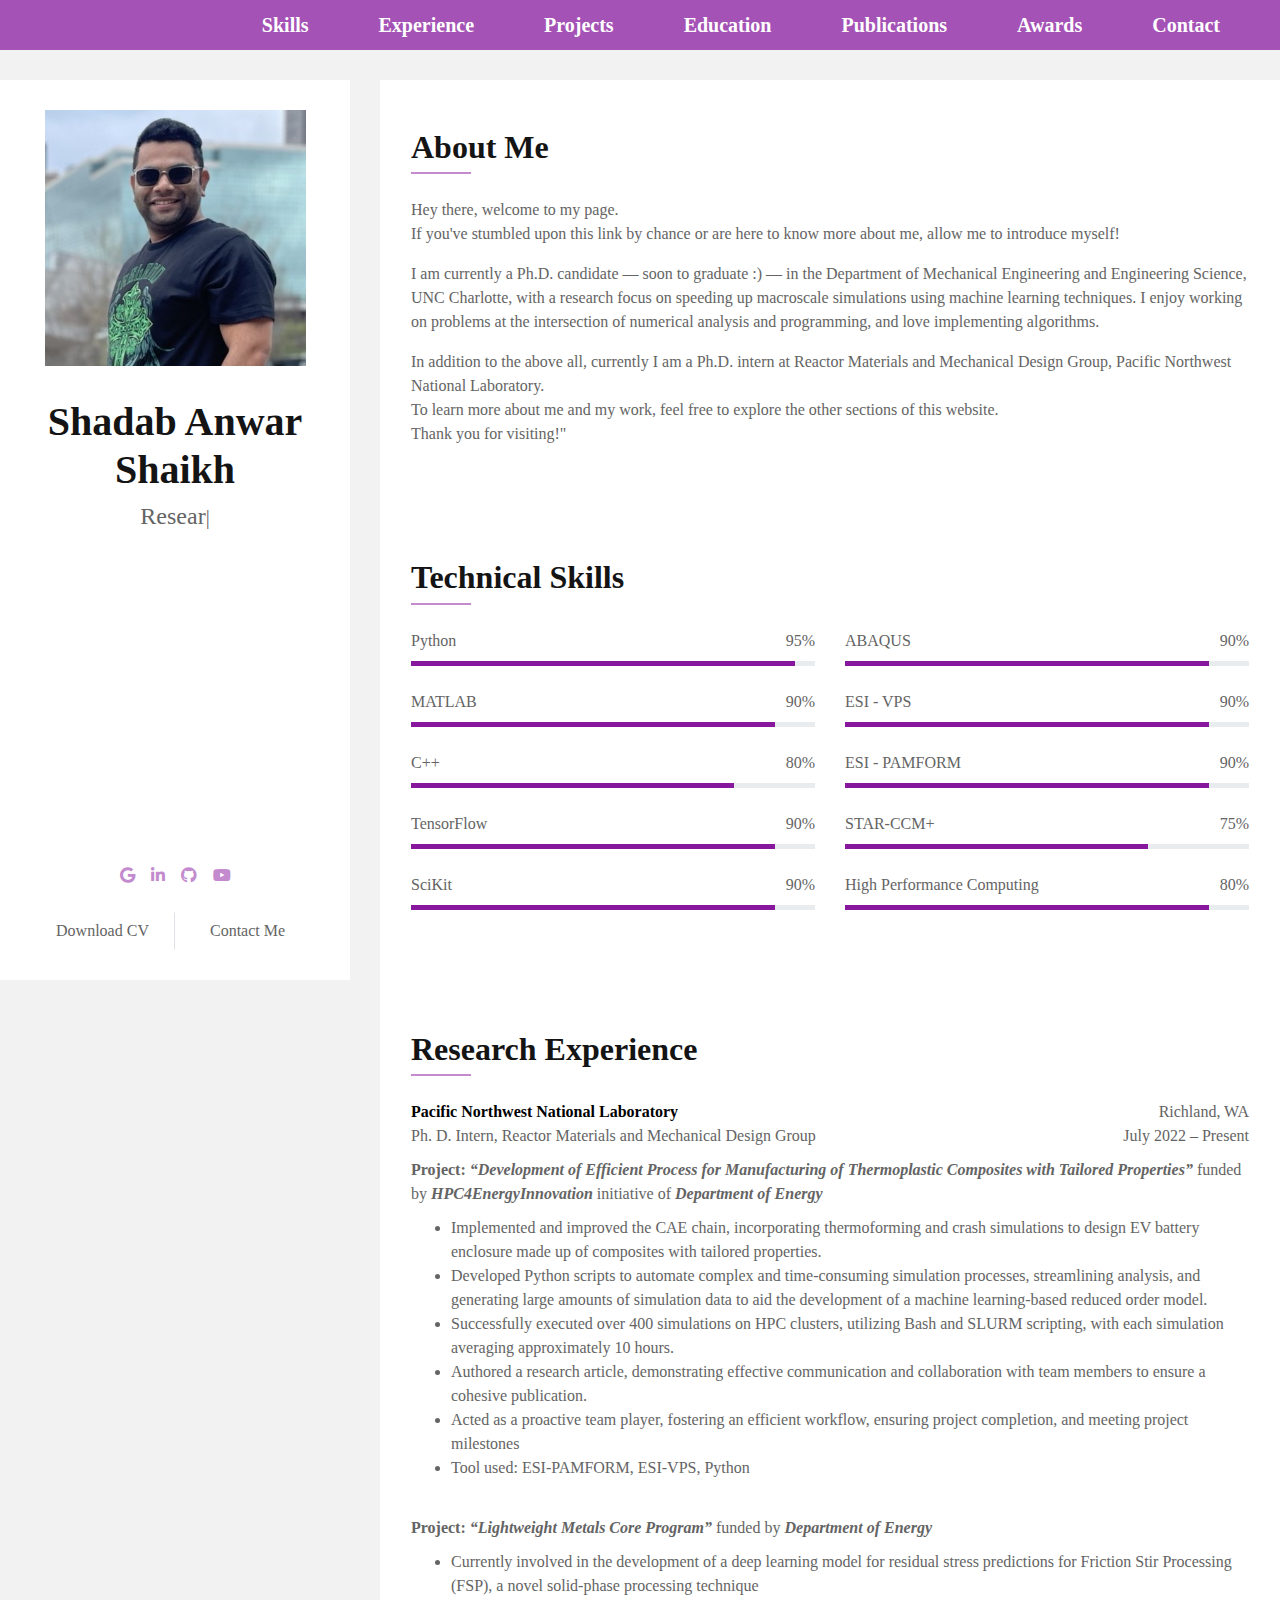
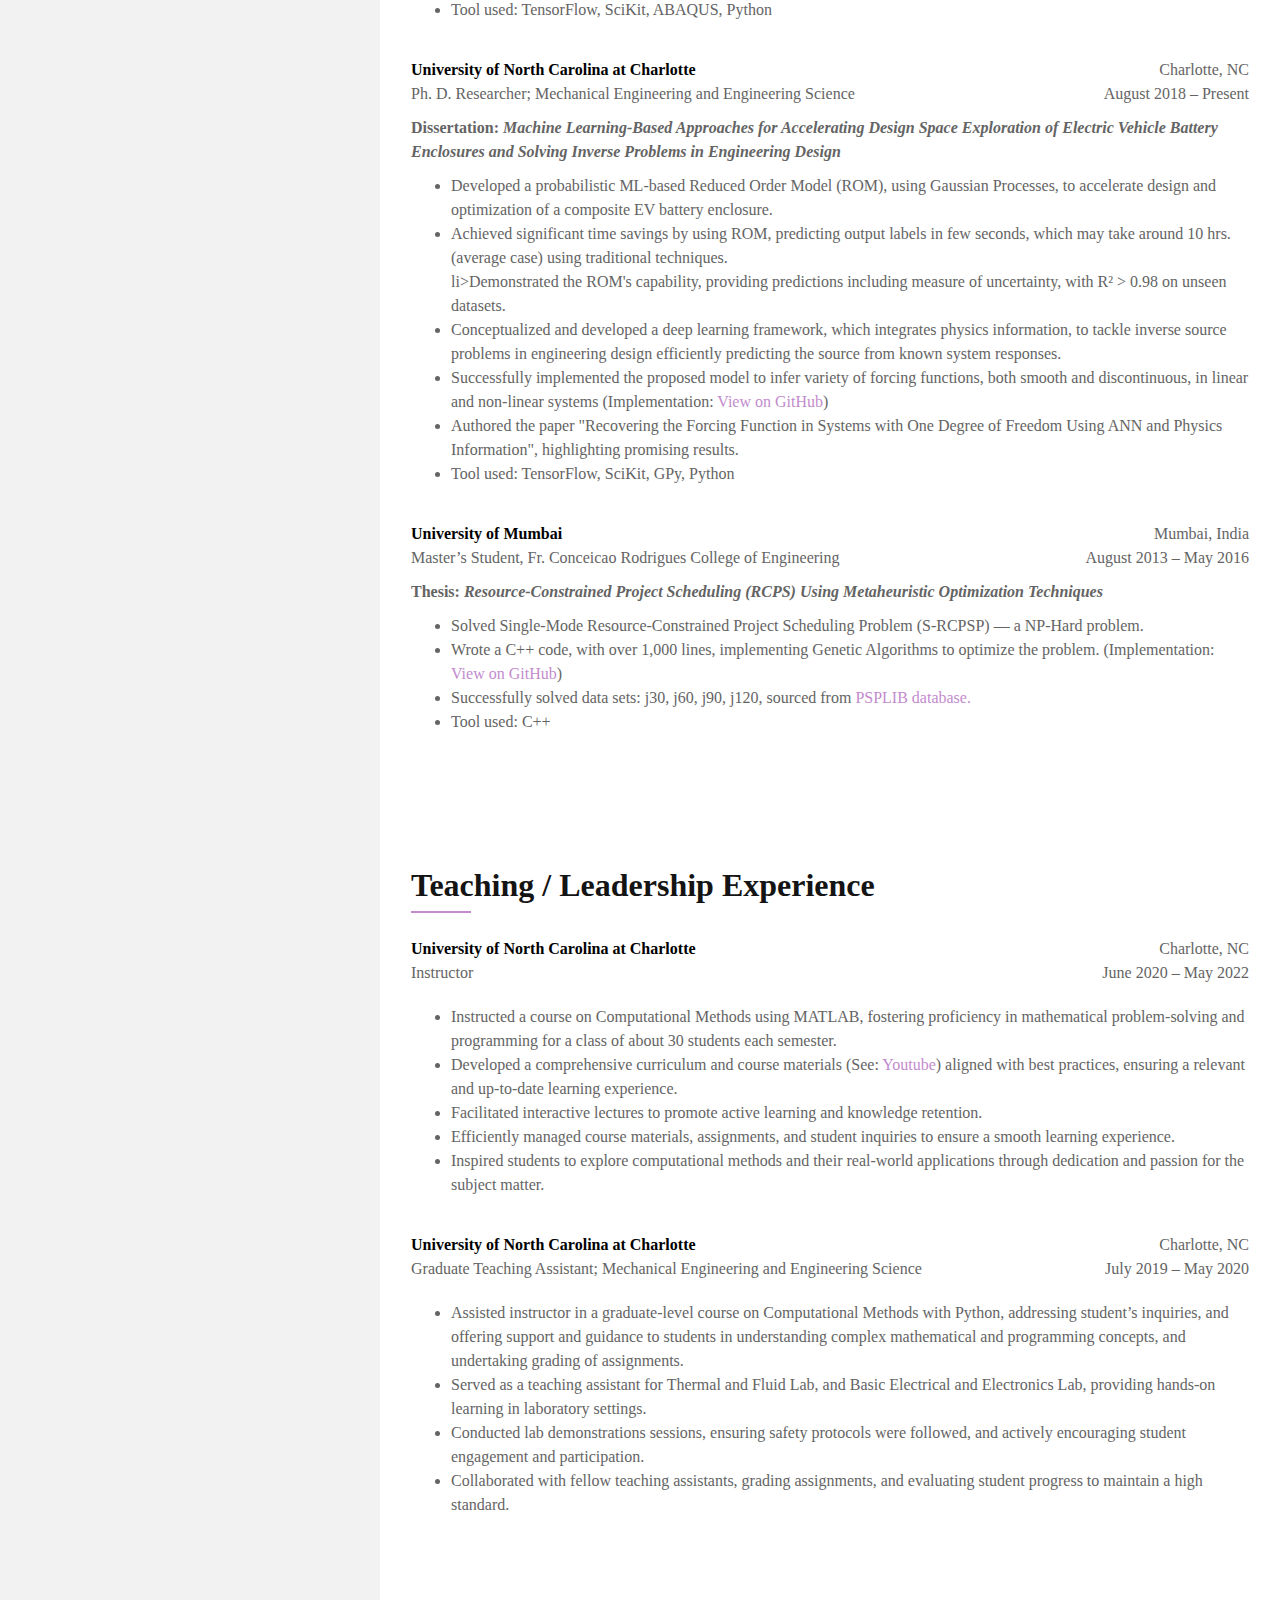
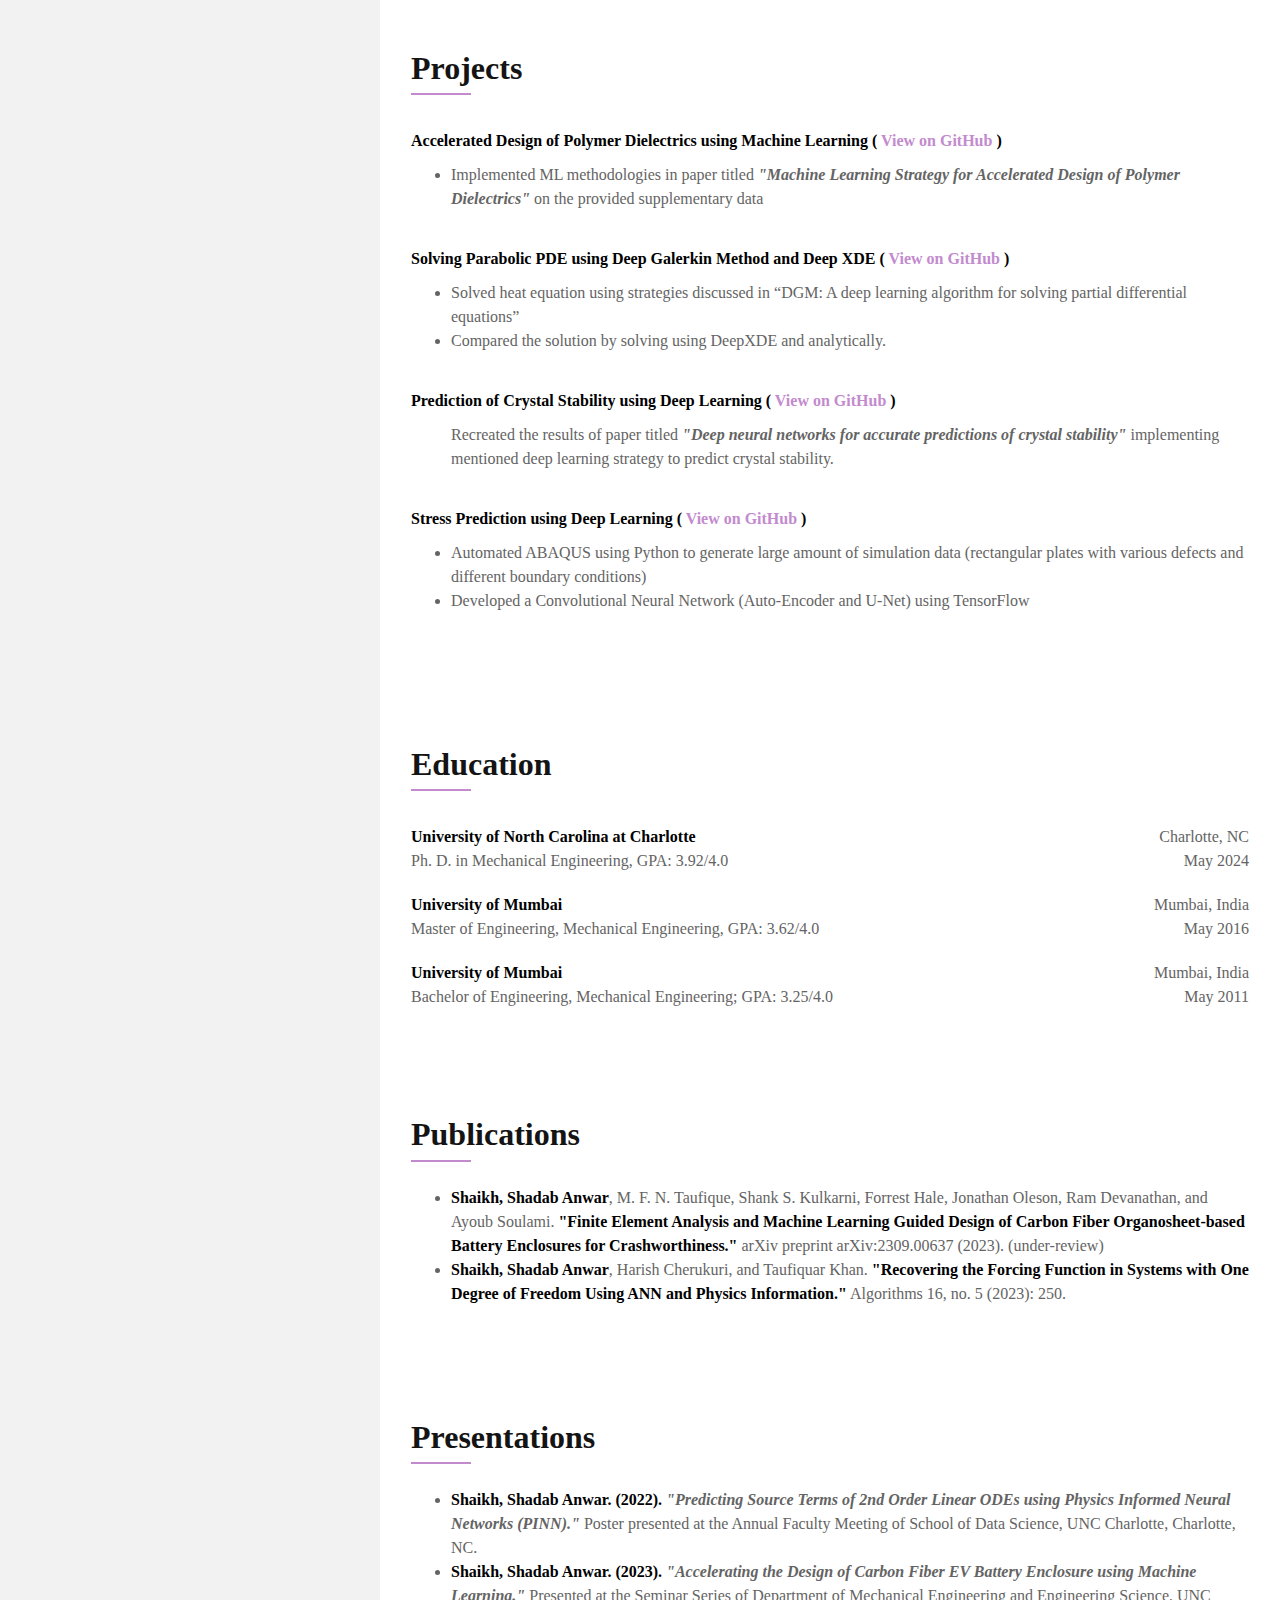
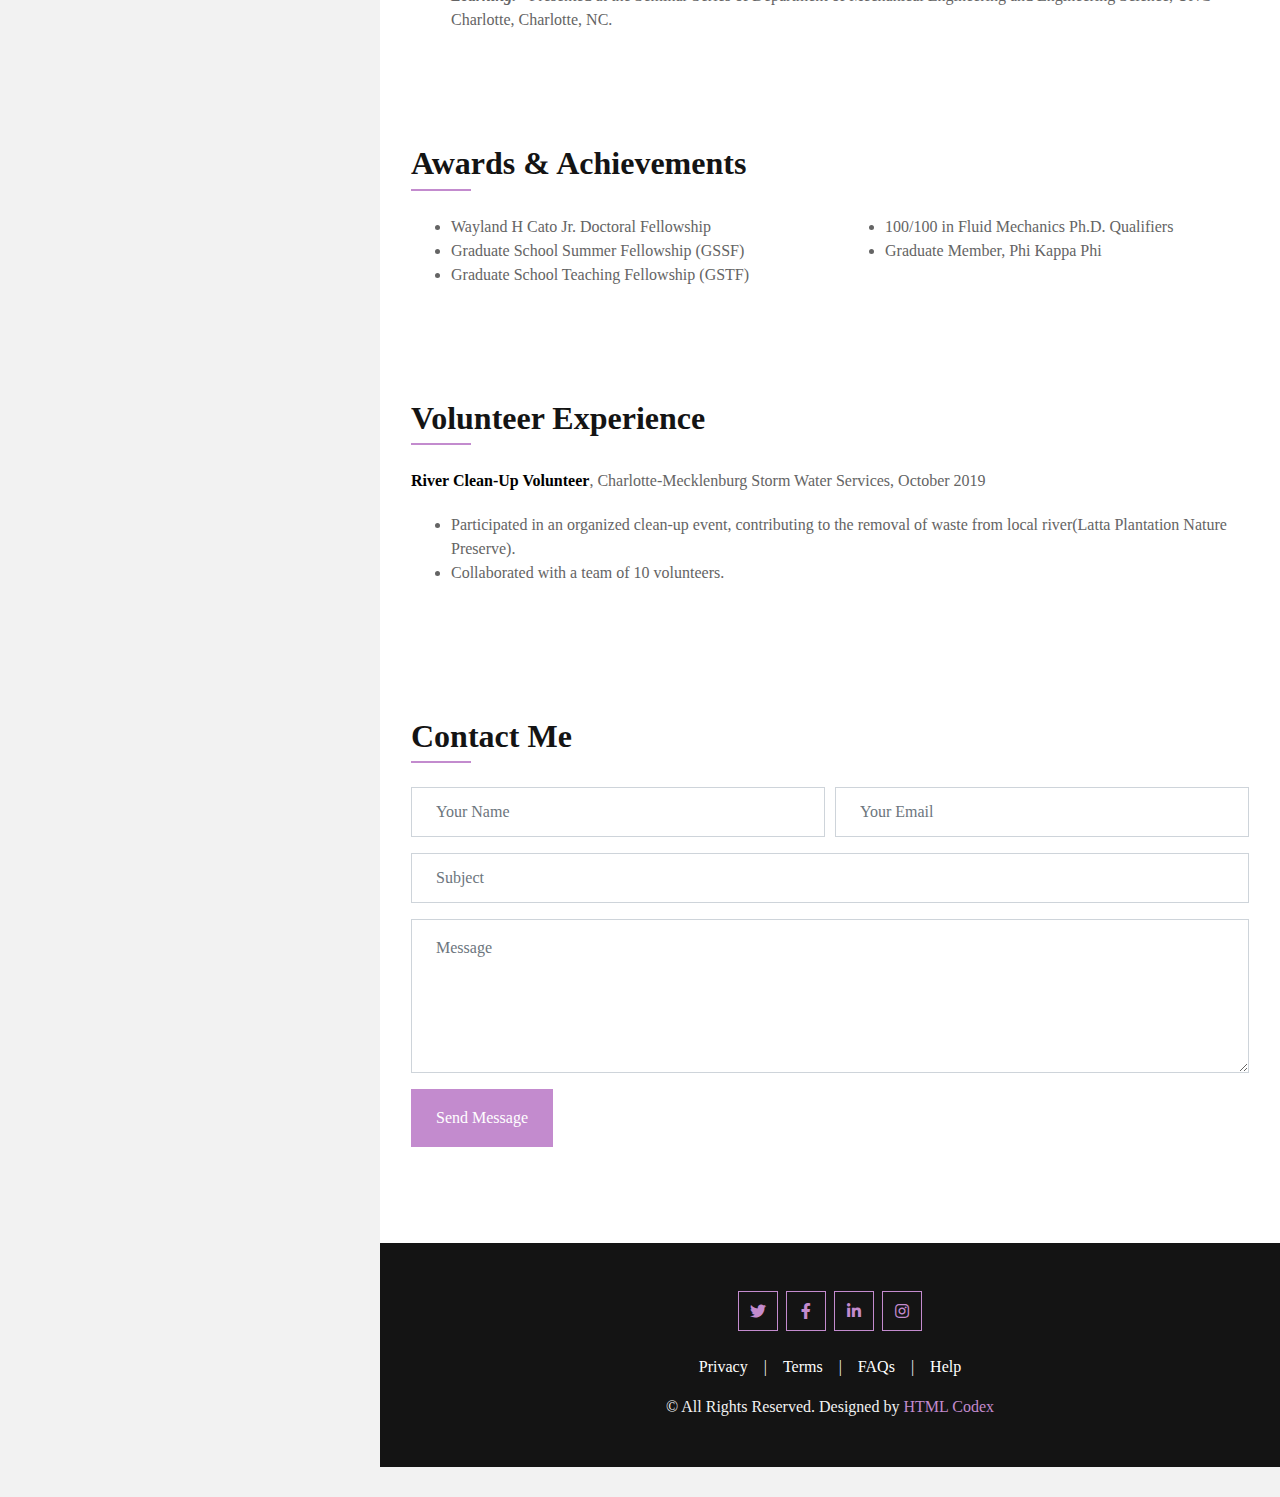
<file: index.html>
<!DOCTYPE html>
<html lang="en">
    <head>
        <meta charset="utf-8">
        <title>Shadab Anwar Shaikh: Portfolio</title>
        <meta content="width=device-width, initial-scale=1.0" name="viewport">
        <meta content="Free Website Template" name="keywords">
        <meta content="Free Website Template" name="description">

        <!-- Favicon -->
        <link href="img/favicon.ico" rel="icon">

        <!-- Google Fonts -->
        <link rel="preconnect" href="https://fonts.gstatic.com">
        <link href="https://fonts.googleapis.com/css2?family=Averia+Serif+Libre:wght@400;700&family=Poppins&display=swap" rel="stylesheet"> 

        <!-- Font Awesome -->
        <link href="https://cdnjs.cloudflare.com/ajax/libs/font-awesome/5.10.0/css/all.min.css" rel="stylesheet">

        <!-- Libraries Stylesheet -->
        <link href="lib/owlcarousel/assets/owl.carousel.min.css" rel="stylesheet">
        <link href="lib/lightbox/css/lightbox.min.css" rel="stylesheet">

        <!-- Customized Bootstrap Stylesheet -->
        <link href="css/style.css" rel="stylesheet">
    </head>

    <body data-spy="scroll" data-target=".navbar" data-offset="51">
        <div>
			<div class="header bg-purple-75">
				<ul class="nav navbar-nav navbar-right" data-in="fadeInDown" data-out="fadeOutUp">
					<li class="smooth-menu"><a class="tab-link" href="#skills">Skills</a></li>
					<li class="smooth-menu"><a class="tab-link" href="#researchExperience">Experience</a></li>
					<li class="smooth-menu"><a class="tab-link" href="#projects">Projects</a></li>
					<li class="smooth-menu"><a class="tab-link" href="#education">Education</a></li>
					<li class="smooth-menu"><a class="tab-link" href="#publications">Publications</a></li>
					<li class="smooth-menu"><a class="tab-link" href="#awards">Awards</a></li>
					<li class="smooth-menu"><a class="tab-link" href="#contact">Contact</a></li>
                </ul>
			</div>
			<div class="wrapper">
				<div class="sidebar">
					<div class="sidebar-text d-flex flex-column h-100 justify-content-center text-center scrollu">
						<img class="img-fluid mb-4 profile-pic" src="img/profile.jpeg" alt="Image">
						<h1 class="mt-2">Shadab Anwar Shaikh</h1>
						<div class="mb-4" style="height: 22px;">
							<h4 class="typed-text-output d-inline-block text-body"></h4>
							<div class="typed-text d-none">Researcher, Engineer</div>
						</div>
						<div class="d-flex justify-content-center mt-auto mb-3">
							<a class="mx-2" title="Gmail" href="mailto:sshaikh4@uncc.edu"><i class="fab fa-google"></i></a>
							<a class="mx-2" title="LinkedIn" href="https://www.linkedin.com/in/sksh/"><i class="fab fa-linkedin-in"></i></a>
							<a class="mx-2" title="Github" href="https://github.com/shadzzz90"><i class="fab fa-github"></i></a>
							<a class="mx-2" title="Youtube" href="https://www.youtube.com/@shadabanwarshaikh1949"><i class="fab fa-youtube"></i></a>
						</div>
						<div class="d-flex align-items-end justify-content-between">
							<a href="files/Resume.pdf" class="btn btn-block border-right">Download CV</a>
							<a href="#contact" class="btn btn-block btn-scroll">Contact Me</a>
						</div>
					</div>
					<div class="sidebar-icon d-flex flex-column h-100 justify-content-center text-right">
						<i class="fas fa-2x fa-angle-double-right text-primary"></i>
					</div>
				</div>
				<div class="content">
					<div class="content-layout">					
						<!-- About Start -->
						<div class="container bg-white py-5" id="about">
							<div class="row px-3">
								<div class="col-12">
									<h2 class="title position-relative pb-2 mb-4">About Me</h2>
								</div>
								<div class="col-12">
									<p>
										Hey there, welcome to my page.
										<br/>
										If you've stumbled upon this link by chance or are here to know more about me, allow me to introduce myself!
										<p>I am currently a Ph.D. candidate — soon to graduate :) — in the Department of Mechanical Engineering and Engineering Science, UNC Charlotte, with a research focus on speeding up macroscale simulations using machine learning techniques. I enjoy working on problems at the intersection of numerical analysis and programming, and love implementing algorithms.  
										<p>In addition to the above all, currently I am a Ph.D. intern at Reactor Materials and Mechanical Design Group, Pacific Northwest National Laboratory.
										<br/>
										To learn more about me and my work, feel free to explore the other sections of this website. 
										<br/>
										Thank you for visiting!"
									</p>                            
								</div>
							</div>
						</div>
						<!-- About End -->
						<!-- Research Blog Start -->	
						<!-- <div class="container bg-white py-5">
							<div class="row px-3">
								<div class="col-12">
									<h2 class="title position-relative pb-2 mb-4">Research Blog</h2>
								</div>
								<div class="col-12">
								</div>
							</div>
						</div> -->
						<!-- Research Blog End -->
						<!-- Projects Start -->
						<!-- <div class="container bg-white py-5">
							<div class="row px-3">
								<div class="col-12">
									<h2 class="title position-relative pb-2 mb-4">Projects</h2>
								</div>
								<div class="col-12">
								</div>
							</div>
						</div> -->
						<!-- Projects End -->	
						<!-- Technical Skills Start -->
						<div class="container bg-white py-5" id="skills">
							<div class="row px-3">
								<div class="col-12">
									<h2 class="title position-relative pb-2 mb-4">Technical Skills</h2>
								</div>
								<div class="col-sm-6">
									<div class="skill mb-4">
										<div class="d-flex justify-content-between">
											<p class="mb-2">Python</p>
											<p class="mb-2">95%</p>
										</div>
										<div class="progress">
											<div class="progress-bar bg-purple" role="progressbar" aria-valuenow="95" aria-valuemin="0" aria-valuemax="100"></div>
										</div>
									</div>
									<div class="skill mb-4">
										<div class="d-flex justify-content-between">
											<p class="mb-2">MATLAB</p>
											<p class="mb-2">90%</p>
										</div>
										<div class="progress">
											<div class="progress-bar bg-purple" role="progressbar" aria-valuenow="90" aria-valuemin="0" aria-valuemax="100"></div>
										</div>
									</div>
									<div class="skill mb-4">
										<div class="d-flex justify-content-between">
											<p class="mb-2">C++</p>
											<p class="mb-2">80%</p>
										</div>
										<div class="progress">
											<div class="progress-bar bg-purple" role="progressbar" aria-valuenow="80" aria-valuemin="0" aria-valuemax="100"></div>
										</div>
									</div>
									<div class="skill mb-4">
										<div class="d-flex justify-content-between">
											<p class="mb-2">TensorFlow</p>
											<p class="mb-2">90%</p>
										</div>
										<div class="progress">
											<div class="progress-bar bg-purple" role="progressbar" aria-valuenow="90" aria-valuemin="0" aria-valuemax="100"></div>
										</div>
									</div>
									<div class="skill mb-4">
										<div class="d-flex justify-content-between">
											<p class="mb-2">SciKit</p>
											<p class="mb-2">90%</p>
										</div>
										<div class="progress">
											<div class="progress-bar bg-purple" role="progressbar" aria-valuenow="90" aria-valuemin="0" aria-valuemax="100"></div>
										</div>
									</div>
								</div>
								<div class="col-sm-6">
									<div class="skill mb-4">
										<div class="d-flex justify-content-between">
											<p class="mb-2">ABAQUS</p>
											<p class="mb-2">90%</p>
										</div>
										<div class="progress">
											<div class="progress-bar bg-purple" role="progressbar" aria-valuenow="90" aria-valuemin="0" aria-valuemax="100"></div>
										</div>
									</div>
									<div class="skill mb-4">
										<div class="d-flex justify-content-between">
											<p class="mb-2">ESI - VPS</p>
											<p class="mb-2">90%</p>
										</div>
										<div class="progress">
											<div class="progress-bar bg-purple" role="progressbar" aria-valuenow="90" aria-valuemin="0" aria-valuemax="100"></div>
										</div>
									</div>
									<div class="skill mb-4">
										<div class="d-flex justify-content-between">
											<p class="mb-2">ESI - PAMFORM</p>
											<p class="mb-2">90%</p>
										</div>
										<div class="progress">
											<div class="progress-bar bg-purple" role="progressbar" aria-valuenow="90" aria-valuemin="0" aria-valuemax="100"></div>
										</div>
									</div>
									<div class="skill mb-4">
										<div class="d-flex justify-content-between">
											<p class="mb-2">STAR-CCM+</p>
											<p class="mb-2">75%</p>
										</div>
										<div class="progress">
											<div class="progress-bar bg-purple" role="progressbar" aria-valuenow="75" aria-valuemin="0" aria-valuemax="100"></div>
										</div>
									</div>
									<div class="skill mb-4">
										<div class="d-flex justify-content-between">
											<p class="mb-2">High Performance Computing</p>
											<p class="mb-2">80%</p>
										</div>
										<div class="progress">
											<div class="progress-bar bg-purple" role="progressbar" aria-valuenow="90" aria-valuemin="0" aria-valuemax="100"></div>
										</div>
									</div>
								</div>
							</div>
						</div>
						<!-- Technical Skills End -->
						
						<!-- Technical Skills Start -->
						<!-- <div class="container bg-white py-5">
							<div class="row px-3">
								<div class="col-12">
									<h2 class="title position-relative pb-2 mb-4">Technical Skills</h2>
								</div>
								<div class="col-sm-6">
									<div class="skill mb-4">
										<div class="d-flex justify-content-between">
											<p class="mb-2">Python</p>
											<p class="mb-2">95%</p>
										</div>
										<div class="progress">
											<div class="progress-bar bg-purple" role="progressbar" aria-valuenow="95" aria-valuemin="0" aria-valuemax="100"></div>
										</div>
									</div>
									<div class="skill mb-4">
										<div class="d-flex justify-content-between">
											<p class="mb-2">MATLAB</p>
											<p class="mb-2">90%</p>
										</div>
										<div class="progress">
											<div class="progress-bar bg-purple" role="progressbar" aria-valuenow="90" aria-valuemin="0" aria-valuemax="100"></div>
										</div>
									</div>
									<div class="skill mb-4">
										<div class="d-flex justify-content-between">
											<p class="mb-2">C++</p>
											<p class="mb-2">80%</p>
										</div>
										<div class="progress">
											<div class="progress-bar bg-purple" role="progressbar" aria-valuenow="80" aria-valuemin="0" aria-valuemax="100"></div>
										</div>
									</div>
									<div class="skill mb-4">
										<div class="d-flex justify-content-between">
											<p class="mb-2">TensorFlow</p>
											<p class="mb-2">90%</p>
										</div>
										<div class="progress">
											<div class="progress-bar bg-purple" role="progressbar" aria-valuenow="90" aria-valuemin="0" aria-valuemax="100"></div>
										</div>
									</div>
									<div class="skill mb-4">
										<div class="d-flex justify-content-between">
											<p class="mb-2">SciKit</p>
											<p class="mb-2">90%</p>
										</div>
										<div class="progress">
											<div class="progress-bar bg-purple" role="progressbar" aria-valuenow="90" aria-valuemin="0" aria-valuemax="100"></div>
										</div>
									</div>
								</div>
								<div class="col-sm-6">
									<div class="skill mb-4">
										<div class="d-flex justify-content-between">
											<p class="mb-2">ABAQUS</p>
											<p class="mb-2">90%</p>
										</div>
										<div class="progress">
											<div class="progress-bar bg-purple" role="progressbar" aria-valuenow="90" aria-valuemin="0" aria-valuemax="100"></div>
										</div>
									</div>
									<div class="skill mb-4">
										<div class="d-flex justify-content-between">
											<p class="mb-2">ESI - VPS</p>
											<p class="mb-2">90%</p>
										</div>
										<div class="progress">
											<div class="progress-bar bg-purple" role="progressbar" aria-valuenow="90" aria-valuemin="0" aria-valuemax="100"></div>
										</div>
									</div>
									<div class="skill mb-4">
										<div class="d-flex justify-content-between">
											<p class="mb-2">ESI - PAMFORM</p>
											<p class="mb-2">90%</p>
										</div>
										<div class="progress">
											<div class="progress-bar bg-purple" role="progressbar" aria-valuenow="90" aria-valuemin="0" aria-valuemax="100"></div>
										</div>
									</div>
									<div class="skill mb-4">
										<div class="d-flex justify-content-between">
											<p class="mb-2">STAR-CCM+</p>
											<p class="mb-2">75%</p>
										</div>
										<div class="progress">
											<div class="progress-bar bg-purple" role="progressbar" aria-valuenow="75" aria-valuemin="0" aria-valuemax="100"></div>
										</div>
									</div>
									<div class="skill mb-4">
										<div class="d-flex justify-content-between">
											<p class="mb-2">High Performance Computing</p>
											<p class="mb-2">80%</p>
										</div>
										<div class="progress">
											<div class="progress-bar bg-purple" role="progressbar" aria-valuenow="90" aria-valuemin="0" aria-valuemax="100"></div>
										</div>
									</div>
								</div>
							</div>
						</div> -->
						<!-- Technical Skills End -->
						
						
						<!-- Research Experience Start -->
						<div class="container bg-white py-5" id="researchExperience">
							<div class="row px-3">
								<div class="col-12">
									<h2 class="title position-relative pb-2 mb-4">Research Experience</h2>
								</div>
								<div class="col-12">
									<div>
										<div class="exp">
											<span class="exp-header-title"> Pacific Northwest National Laboratory </span>
											<div class="divider"></div>
											<div class="experience-duration">Richland, WA</div>
										</div>
										<div class="exp">
											<span> Ph. D. Intern, Reactor Materials and Mechanical Design Group </span>
											<div class="divider"></div>
											<div>July 2022 – Present </div>
										</div>
										<div>
											<div class="exp-description">
												<div class="exp-description-title">
													<span class="exp-header-subtitle"> Project: </span><span class="exp-header"> “Development of Efficient Process for Manufacturing of Thermoplastic Composites with Tailored Properties”</span> funded by <span class="exp-header">HPC4EnergyInnovation </span> initiative of <span class="exp-header"> Department of Energy </span>
												</div>
												<div class="exp-description-body">
													<ul class="exp-list">
													  <li>Implemented and improved the CAE chain, incorporating thermoforming and crash simulations to design EV battery enclosure made up of composites with tailored properties.</li>
													  <li>Developed Python scripts to automate complex and time-consuming simulation processes, streamlining analysis, and generating large amounts of simulation data to aid the development of a machine learning-based reduced order model. </li>
													  <li>Successfully executed over 400 simulations on HPC clusters, utilizing Bash and SLURM scripting, with each simulation averaging approximately 10 hours.</li>
													  <li>Authored a research article, demonstrating effective communication and collaboration with team members to ensure a cohesive publication.</li>
													  <li>Acted as a proactive team player, fostering an efficient workflow, ensuring project completion, and meeting project milestones</li>
													  <li>Tool used: ESI-PAMFORM, ESI-VPS, Python</li>												  
													</ul>
												</div>
											</div>
										</div>
										<div>
											<div class="exp-description">
												<div class="exp-description-title">
													<span class="exp-header-subtitle"> Project: </span><span class="exp-header">“Lightweight Metals Core Program”</span> funded by <span class="exp-header">Department of Energy</span>
												</div>
												<div class="exp-description-body">
													<ul class="exp-list">
													  <li>Currently involved in the development of a deep learning model for residual stress predictions for Friction Stir Processing (FSP),  a novel solid-phase processing technique</li>
													  <li>Tool used: TensorFlow, SciKit, ABAQUS, Python</li>													  
													</ul>
												</div>
											</div>
										</div>
									</div>
									<div>
										<div class="exp">
											<span class="exp-header-title"> University of North Carolina at Charlotte </span>
											<div class="divider"></div>
											<div class="experience-duration">Charlotte, NC</div>
										</div>
										<div class="exp">
											<span>Ph. D. Researcher; Mechanical Engineering and Engineering Science</span>
											<div class="divider"></div>
											<div>August 2018 – Present </div>
										</div>
										<div>
											<div class="exp-description">
												<div class="exp-description-title">
													<span class="exp-header-subtitle"> Dissertation: </span><span class="exp-header">Machine Learning-Based Approaches for Accelerating Design Space Exploration of Electric Vehicle Battery Enclosures and Solving Inverse Problems in Engineering Design</span>
												</div>
												<div class="exp-description-body">
													<ul class="exp-list">
														<li>Developed a probabilistic ML-based Reduced Order Model (ROM), using Gaussian Processes, to accelerate design and optimization of a composite EV battery enclosure.</li>
														<li>Achieved significant time savings by using ROM, predicting output labels in few seconds, which may take around 10 hrs. (average case) using traditional techniques.</li>
														li>Demonstrated the ROM's capability, providing predictions including measure of uncertainty, with R² > 0.98 on unseen datasets.</li>
														<li>Conceptualized and developed a deep learning framework, which integrates physics information, to tackle inverse source problems in engineering design efficiently predicting the source from known system responses.</li>
														<li>Successfully implemented the proposed model to infer variety of forcing functions, both smooth and discontinuous, in linear and non-linear systems (Implementation: <a href=https://github.com/shadzzz90/Inverse-Source-Problems-using-Physics-Informed-Deep-Learning>View on GitHub</a>)</li>
														<li>Authored the paper "Recovering the Forcing Function in Systems with One Degree of Freedom Using ANN and Physics Information", highlighting promising results.</li>
														<li>Tool used: TensorFlow, SciKit, GPy, Python</li>
													</ul>
												</div>
											</div>
										</div>										
									</div>
									<div>
										<div class="exp">
											<span class="exp-header-title"> University of Mumbai  </span>
											<div class="divider"></div>
											<div class="experience-duration">Mumbai, India</div>
										</div>
										<div class="exp">
											<span>Master’s Student,  Fr. Conceicao Rodrigues College of Engineering	</span>
											<div class="divider"></div>
											<div>August 2013 – May 2016</div>
										</div>
										<div>
											<div class="exp-description">
												<div class="exp-description-title">
													<span class="exp-header-subtitle"> Thesis: </span><span class="exp-header">Resource-Constrained Project Scheduling (RCPS) Using Metaheuristic Optimization Techniques</span>
												</div>
												<div class="exp-description-body">
													<ul class="exp-list">
														<li>Solved Single-Mode Resource-Constrained Project Scheduling Problem (S-RCPSP) — a NP-Hard problem.</li>
														<li>Wrote a C++ code, with over 1,000 lines, implementing Genetic Algorithms to optimize the problem. (Implementation: <a href="https://github.com/shadzzz90/RCPSP-Genetic-Algorithm">View on GitHub</a>)</li>
														<li>Successfully solved data sets: j30, j60, j90, j120, sourced from <a href="http://www.om-db.wi.tum.de/psplib/data.html">PSPLIB database.</a></li>					<li>Tool used: C++</li>														
													</ul>
												</div>
											</div>
										</div>										
									</div>
								</div>
							</div>
						</div>
						<!-- Research Experience End -->
						<!-- Teaching Experience Start -->	
						<div class="container bg-white py-5">
							<div class="row px-3">
								<div class="col-12">
									<h2 class="title position-relative pb-2 mb-4">Teaching / Leadership Experience</h2>
								</div>
								<div class="col-12">
									<div>
										<div class="exp">
											<span class="exp-header-title"> University of North Carolina at Charlotte </span>
											<div class="divider"></div>
											<div class="experience-duration">Charlotte, NC</div>
										</div>
										<div class="exp">
											<span>Instructor</span>
											<div class="divider"></div>
											<div>June 2020 – May 2022</div>
										</div>
										<div>
											<div class="exp-description">
												<div class="exp-description-body">
													<ul class="exp-list">
														<li>Instructed a course on Computational Methods using MATLAB, fostering proficiency in mathematical problem-solving and programming for a class of about 30 students each semester.</li>
														<li>Developed a comprehensive curriculum and course materials (See: <a href="https://www.youtube.com/channel/UCizDVwZ8INhixZWVhFTyb3Q">Youtube</a>) aligned with best practices, ensuring a relevant and up-to-date learning experience. </li>
														<li>Facilitated interactive lectures to promote active learning and knowledge retention.</li>
														<li>Efficiently managed course materials, assignments, and student inquiries to ensure a smooth learning experience.</li>
														<li>Inspired students to explore computational methods and their real-world applications through dedication and passion for the subject matter.</li>														
													</ul>
												</div>
											</div>
										</div>
									</div>
									<div>
										<div class="exp">
											<span class="exp-header-title"> University of North Carolina at Charlotte </span>
											<div class="divider"></div>
											<div class="experience-duration">Charlotte, NC</div>
										</div>
										<div class="exp">
											<span>Graduate Teaching Assistant; Mechanical Engineering and Engineering Science </span>
											<div class="divider"></div>
											<div>July 2019 – May 2020</div>
										</div>
										<div>
											<div class="exp-description">
												<div class="exp-description-body">
													<ul class="exp-list">
														<li>Assisted instructor in a graduate-level course on Computational Methods with Python, addressing student’s inquiries, and offering support and guidance to students in understanding complex mathematical and programming concepts, and undertaking grading of assignments.</li>
														<li>Served as a teaching assistant for Thermal and Fluid Lab, and Basic Electrical and Electronics Lab, providing hands-on learning in laboratory settings.</li>
														<li>Conducted lab demonstrations sessions, ensuring safety protocols were followed, and actively encouraging student engagement and participation.</li>
														<li>Collaborated with fellow teaching assistants, grading assignments, and evaluating student progress to maintain a high standard.</li>														
													</ul>
												</div>
											</div>
										</div>
									</div>
								</div>
							</div>
						</div>
						<!-- Teaching Experience End -->			
						<!-- Other Projects Start -->	
						<div class="container bg-white py-5" id="projects">
							<div class="row px-3">
								<div class="col-12">
									<h2 class="title position-relative pb-2 mb-4">Projects</h2>
								</div>
								<div class="col-12">
									<div>
										<div>
											<div class="exp-description">
												<div class="exp-description-title">
													<span class="exp-header-title">Accelerated Design of Polymer Dielectrics using Machine Learning (<a href="https://github.com/shadzzz90/Machine-Learning-for-Accelerated-Polymer-Design"> View on GitHub </a>)</span>
												</div>
												<div class="exp-description-body">
													<ul class="exp-list">
														<li>Implemented ML methodologies in paper titled <span class="exp-header">"Machine Learning Strategy for Accelerated Design of Polymer Dielectrics"</span>  on the provided supplementary data </li>
													</ul>
												</div>
											</div>
										</div>										
									</div>	
									<div>
										<div>
											<div class="exp-description">
												<div class="exp-description-title">
													<span class="exp-header-title">Solving Parabolic PDE using Deep Galerkin Method and Deep XDE (<a href="https://github.com/shadzzz90/Heat-Equation-using-Deep-Galerkin-Method-and-DeepXDE"> View on GitHub </a>)</span>
												</div>
												<div class="exp-description-body">
													<ul class="exp-list">
														<li>Solved heat equation using strategies discussed in “DGM: A deep learning algorithm for solving partial differential equations”</li>
														<li>Compared the solution by solving using DeepXDE and analytically.</li>
													</ul>
												</div>
											</div>
										</div>										
									</div>	
									<div>
										<div>
											<div class="exp-description">
												<div class="exp-description-title">
													<span class="exp-header-title">Prediction of Crystal Stability using Deep Learning (<a href="https://github.com/shadzzz90/Deep-Neural-Network-for-Predcition-of-Crystal-Stability"> View on GitHub </a>)</span>
												</div>
												<div class="exp-description-body">
													<ul class="exp-list">
														Recreated the results of paper titled  <span class="exp-header">"Deep neural networks for accurate predictions of crystal stability"</span> implementing mentioned deep learning strategy to predict crystal stability.
													</ul>
												</div>
											</div>
										</div>
									</div>
									<div>
										<div>
											<div class="exp-description">
												<div class="exp-description-title">
													<span class="exp-header-title">Stress Prediction using Deep Learning (<a href="https://github.com/shadzzz90/Stress-Prediction-Using-Deep-Learning"> View on GitHub </a>)</span>
												</div>
												<div class="exp-description-body">
													<ul class="exp-list">
														<li>Automated ABAQUS using Python to generate large amount of simulation data (rectangular plates with various defects and different boundary conditions)</li>
														<li>Developed a Convolutional Neural Network (Auto-Encoder and U-Net) using TensorFlow</li>
													</ul>
												</div>
											</div>
										</div>										
									</div>										
								</div>
							</div>
						</div>
						<!-- Other Projects End -->	
						<!-- Education Start -->	
						<div class="container bg-white py-5" id="education">
							<div class="row px-3">
								<div class="col-12">
									<h2 class="title position-relative pb-2 mb-4">Education</h2>
								</div>
								<div class="col-12">								
									<div class="exp-description-body">
										<div class="exp">
											<span class="exp-header-title"> University of North Carolina at Charlotte </span>
											<div class="divider"></div>
											<div class="experience-duration">Charlotte, NC</div>
										</div>
										<div class="exp">
											<span> Ph. D. in  Mechanical Engineering, GPA: 3.92/4.0 </span>
											<div class="divider"></div>
											<div>May 2024</div>
										</div>
									</div>
									<div class="exp-description-body">
										<div class="exp">
											<span class="exp-header-title"> University of Mumbai</span>
											<div class="divider"></div>
											<div class="experience-duration">Mumbai, India</div>
										</div>
										<div class="exp">
											<span>Master of Engineering, Mechanical Engineering, GPA: 3.62/4.0 </span>
											<div class="divider"></div>
											<div>May 2016</div>
										</div>
									</div>
									<div class="exp-description-body">
										<div class="exp">
											<span class="exp-header-title"> University of Mumbai</span>
											<div class="divider"></div>
											<div class="experience-duration">Mumbai, India</div>
										</div>
										<div class="exp">
											<span>Bachelor of Engineering, Mechanical Engineering; GPA: 3.25/4.0</span>
											<div class="divider"></div>
											<div>May 2011</div>
										</div>
									</div>
								</div>
							</div>
						</div>
						<!-- Education End -->
						<!-- Publications Start -->	
						<div class="container bg-white py-5" id="publications">
							<div class="row px-3">
								<div class="col-12">
									<h2 class="title position-relative pb-2 mb-4">Publications</h2>
								</div>
								<div class="col-12">
									<ul class="exp-list">
										<li><span class="exp-header-title">Shaikh, Shadab Anwar</span>, M. F. N. Taufique, Shank S. Kulkarni, Forrest Hale, Jonathan Oleson, Ram Devanathan, and Ayoub Soulami. <span class="exp-header-title">"Finite Element Analysis and Machine Learning Guided Design of Carbon Fiber Organosheet-based Battery Enclosures for Crashworthiness."</span> arXiv preprint arXiv:2309.00637 (2023). (under-review)</li>
										<li><span class="exp-header-title">Shaikh, Shadab Anwar</span>, Harish Cherukuri, and Taufiquar Khan. <span class="exp-header-title">"Recovering the Forcing Function in Systems with One Degree of Freedom Using ANN and Physics Information."</span> Algorithms 16, no. 5 (2023): 250.</li>														
									</ul>
								</div>
							</div>
						</div>
						<!-- Publications End -->
						<!-- Presentations Start -->    
						<div class="container bg-white py-5">
							<div class="row px-3">
								<div class="col-12">
									<h2 class="title position-relative pb-2 mb-4">Presentations</h2>
								</div>
								<div class="col-12">
									<ul class="exp-list">
										<li><span class="exp-header-title">Shaikh, Shadab Anwar. (2022).</span> </span><span class="exp-header">"Predicting Source Terms of 2nd Order Linear ODEs using Physics Informed Neural Networks (PINN)."</span> Poster presented at the Annual Faculty Meeting of School of Data Science, UNC Charlotte, Charlotte, NC.</li>
										<li><span class="exp-header-title">Shaikh, Shadab Anwar. (2023).</span> </span><span class="exp-header">"Accelerating the Design of Carbon Fiber EV Battery Enclosure using Machine Learning."</span> Presented at the Seminar Series of Department of Mechanical Engineering and Engineering Science, UNC Charlotte, Charlotte, NC.</li>
									</ul>
								</div>
							</div>
						</div>
						<!-- Presentations End -->
						<!-- Awards & Achievements Start -->	
						<div class="container bg-white py-5" id="awards">
							<div class="row px-3">
								<div class="col-12">
									<h2 class="title position-relative pb-2 mb-4">Awards & Achievements</h2>
								</div>
								<div class="col-md-6"> <!-- First column -->
									<ul class="exp-list">
										<li>Wayland H Cato Jr. Doctoral Fellowship</li>
										<li>Graduate School Summer Fellowship (GSSF)</li>
										<li>Graduate School Teaching Fellowship (GSTF)</li>
									</ul>
								</div>
								<div class="col-md-6"> <!-- Second column -->
									<ul class="exp-list">
										<li>100/100 in Fluid Mechanics Ph.D. Qualifiers</li>
										<li>Graduate Member, Phi Kappa Phi</li>										
									</ul>
								</div>
							</div>
						</div>
						<!-- Awards & Achievements End -->
	
						<!-- Volunteer Experience Start -->	
						<div class="container bg-white py-5">
							<div class="row px-3">
								<div class="col-12">
									<h2 class="title position-relative pb-2 mb-4">Volunteer Experience</h2>
								</div>
								<div class="col-12">
								<div>
										<div class="exp">
											<span class="exp-header-title">River Clean-Up Volunteer</span>, Charlotte-Mecklenburg Storm Water Services, October 2019										
										</div>
										<div>
											<div class="exp-description">
												<div class="exp-description-body">
													<ul class="exp-list">
														<li>Participated in an organized clean-up event, contributing to the removal of waste from local river(Latta Plantation Nature Preserve).</li>
														<li>Collaborated with a team of 10 volunteers.</li>
													</ul>
												</div>
											</div>
										</div>
									</div>
								</div>
							</div>
						</div>
						<!-- Volunteer Experience End -->	
						<!-- Testimonial Start -->
						<!-- <div class="container bg-white py-5">
							<div class="row px-3">
								<div class="col-12">
									<h2 class="title position-relative pb-2 mb-4">Testimonial</h2>
								</div>
								<div class="col-12">
									<div class="owl-carousel testimonial-carousel">
										<div class="text-left">
											<i class="fa fa-3x fa-quote-left text-primary mb-4"></i>
											<h4 class="text-body mb-4">Dolor eirmod diam stet kasd sed. Aliqu rebum est eos. Rebum elitr dolore et eos labore, stet justo sed est sed. Diam sed sed dolor stet accusam amet eirmod eos, labore diam clita</h4>
											<div class="d-flex align-items-center">
												<img class="img-fluid" src="img/testimonial-1.jpg" style="width: 60px; height: 60px;">
												<div class="pl-3">
													<h5 class="text-primary m-0">Client Name</h5>
													<i>Profession</i>
												</div>
											</div>
										</div>
										<div class="text-left">
											<i class="fa fa-3x fa-quote-left text-primary mb-4"></i>
											<h4 class="text-body mb-4">Dolor eirmod diam stet kasd sed. Aliqu rebum est eos. Rebum elitr dolore et eos labore, stet justo sed est sed. Diam sed sed dolor stet accusam amet eirmod eos, labore diam clita</h4>
											<div class="d-flex align-items-center">
												<img class="img-fluid" src="img/testimonial-2.jpg" style="width: 60px; height: 60px;">
												<div class="pl-3">
													<h5 class="text-primary m-0">Client Name</h5>
													<i>Profession</i>
												</div>
											</div>
										</div>
										<div class="text-left">
											<i class="fa fa-3x fa-quote-left text-primary mb-4"></i>
											<h4 class="text-body mb-4">Dolor eirmod diam stet kasd sed. Aliqu rebum est eos. Rebum elitr dolore et eos labore, stet justo sed est sed. Diam sed sed dolor stet accusam amet eirmod eos, labore diam clita</h4>
											<div class="d-flex align-items-center">
												<img class="img-fluid" src="img/testimonial-3.jpg" style="width: 60px; height: 60px;">
												<div class="pl-3">
													<h5 class="text-primary m-0">Client Name</h5>
													<i>Profession</i>
												</div>
											</div>
										</div>
									</div>
								</div>
							</div>
						</div> -->
						<!-- Testimonial End -->
						<!-- Contact Start -->
						<div class="container bg-white py-5" id="contact">
							<div class="row px-3">
								<div class="col-12">
									<h2 class="title position-relative pb-2 mb-4">Contact Me</h2>
								</div>
								<div class="col-12">
									<div class="contact-form">
										<div id="success"></div>
										<form name="sentMessage" id="contactForm" novalidate="novalidate">
											<div class="form-row">
												<div class="control-group col-sm-6">
													<input type="text" class="form-control p-4" id="name" placeholder="Your Name"
														required="required" data-validation-required-message="Please enter your name" />
													<p class="help-block text-danger"></p>
												</div>
												<div class="control-group col-sm-6">
													<input type="email" class="form-control p-4" id="email" placeholder="Your Email"
														required="required" data-validation-required-message="Please enter your email" />
													<p class="help-block text-danger"></p>
												</div>
											</div>
											<div class="control-group">
												<input type="text" class="form-control p-4" id="subject" placeholder="Subject"
													required="required" data-validation-required-message="Please enter a subject" />
												<p class="help-block text-danger"></p>
											</div>
											<div class="control-group">
												<textarea class="form-control py-3 px-4" rows="5" id="message" placeholder="Message"
													required="required"
													data-validation-required-message="Please enter your message"></textarea>
												<p class="help-block text-danger"></p>
											</div>
											<div>
												<button class="btn btn-primary py-3 px-4" type="submit" id="sendMessageButton">Send Message</button>
											</div>
										</form>
									</div>
								</div>
							</div>
						</div>
						<!-- Contact End -->
						
						
						<!-- Footer Start -->
						<div class="container-fluid bg-white pt-5 px-0">
							<div class="container bg-dark text-light text-center py-5">
								<div class="d-flex justify-content-center mb-4">
									<a class="btn btn-outline-primary btn-square mr-2" href="#"><i class="fab fa-twitter"></i></a>
									<a class="btn btn-outline-primary btn-square mr-2" href="#"><i class="fab fa-facebook-f"></i></a>
									<a class="btn btn-outline-primary btn-square mr-2" href="#"><i class="fab fa-linkedin-in"></i></a>
									<a class="btn btn-outline-primary btn-square" href="#"><i class="fab fa-instagram"></i></a>
								</div>
								<div class="d-flex justify-content-center mb-3">
									<a class="text-white" href="#">Privacy</a>
									<span class="px-3">|</span>
									<a class="text-white" href="#">Terms</a>
									<span class="px-3">|</span>
									<a class="text-white" href="#">FAQs</a>
									<span class="px-3">|</span>
									<a class="text-white" href="#">Help</a>
								</div>
								<p class="m-0">&copy; All Rights Reserved. Designed by <a href="https://htmlcodex.com">HTML Codex</a></p>
							</div>
						</div>
						<!-- Footer End -->
					</div>
				
					</div>					
				</div>
			
			
		</div>
		<!-- Back to Top -->
        <a href="#" class="back-to-top"><i class="fa fa-angle-double-up"></i></a>
        
        <!-- JavaScript Libraries -->
        <script src="https://code.jquery.com/jquery-3.4.1.min.js"></script>
        <script src="https://stackpath.bootstrapcdn.com/bootstrap/4.4.1/js/bootstrap.bundle.min.js"></script>
        <script src="lib/typed/typed.min.js"></script>
        <script src="lib/easing/easing.min.js"></script>
        <script src="lib/waypoints/waypoints.min.js"></script>
        <script src="lib/owlcarousel/owl.carousel.min.js"></script>
        <script src="lib/isotope/isotope.pkgd.min.js"></script>
        <script src="lib/lightbox/js/lightbox.min.js"></script>

        <!-- Contact Javascript File -->
        <script src="mail/jqBootstrapValidation.min.js"></script>
        <script src="mail/contact.js"></script>

        <!-- Template Javascript -->
        <script src="js/main.js"></script>
		<script>
			function readMore() {
			  var dots = document.getElementById("dots");
			  var moreText = document.getElementById("more");
			  var btnText = document.getElementById("myBtn");

			  if (dots.style.display === "none") {
				dots.style.display = "inline";
				btnText.innerHTML = "Read more"; 
				btnText.style.border = "none"
				moreText.style.display = "none";
			  } else {
				dots.style.display = "none";
				btnText.innerHTML = "Read less";
				btnText.style.border = "none"
				moreText.style.display = "inline";
			  }
			}			
		</script>		
    </body>
</html>
</file>
<file: css/style.css>
/******* Bootstrap Theming ********/
/*!
 * Bootstrap v4.5.3 (https://getbootstrap.com/)
 * Copyright 2011-2020 The Bootstrap Authors
 * Copyright 2011-2020 Twitter, Inc.
 * Licensed under MIT (https://github.com/twbs/bootstrap/blob/main/LICENSE)
 */
:root {
  --blue: #007bff;
  --indigo: #6610f2;
  --purple: #6f42c1;
  --pink: #e83e8c;
  --red: #dc3545;
  --orange: #fd7e14;
  --yellow: #ffc107;
  --green: #28a745;
  --teal: #20c997;
  --cyan: #17a2b8;
  --white: #fff;
  --gray: #6c757d;
  --gray-dark: #343a40;
  --primary: #c38bce;
  --secondary: #6c757d;
  --success: #a552b6;
  --info: #17a2b8;
  --warning: #ffc107;
  --danger: #dc3545;
  --light: #F2F2F2;
  --dark: #141414;
  --breakpoint-xs: 0;
  --breakpoint-sm: 576px;
  --breakpoint-md: 768px;
  --breakpoint-lg: 992px;
  --breakpoint-xl: 1200px;
  --font-family-sans-serif: -apple-system, BlinkMacSystemFont, "Segoe UI", Roboto, "Helvetica Neue", Arial, "Noto Sans", sans-serif, "Apple Color Emoji", "Segoe UI Emoji", "Segoe UI Symbol", "Noto Color Emoji";
  --font-family-monospace: SFMono-Regular, Menlo, Monaco, Consolas, "Liberation Mono", "Courier New", monospace;
  
  --spacing-half-x: 0.4rem;
    --spacing-one-x: 0.8rem;
    --spacing-one-and-a-half-x: 1.2rem;
    --spacing-two-x: 1.6rem;
    --spacing-three-x: 2.4rem;
    --spacing-four-x: 3.2rem;
    --spacing-six-x: 4.8rem;
    --spacing-eight-x: 6.4rem;
    --spacing-twelve-x: 9.6rem;
    --spacing-sixteen-x: 12.8rem;
    --spacing-twenty-four-x: 19.2rem;
    --spacing-thirty-two-x: 25.6rem;    
	
	--color-text-low-emphasis: rgba(0,0,0,0.6);
}

*,
*::before,
*::after {
  box-sizing: border-box;
}

html {
  font-family: "Segoe UI";
  line-height: 1.15;
  -webkit-text-size-adjust: 100%;
  -webkit-tap-highlight-color: rgba(0, 0, 0, 0);
}

article, aside, figcaption, figure, footer, header, hgroup, main, nav, section {
  display: block;
}

body {
  margin: 0;
  font-family: "Segoe UI";
  font-size: 1rem;
  font-weight: 400;
  line-height: 1.5;
  color: #646464;
  text-align: left;
  background-color: #F2F2F2;
}

[tabindex="-1"]:focus:not(:focus-visible) {
  outline: 0 !important;
}

hr {
  box-sizing: content-box;
  height: 0;
  overflow: visible;
}

h1, h2, h3, h4, h5, h6 {
  margin-top: 0;
  margin-bottom: 0.5rem;
}

p {
  margin-top: 0;
  margin-bottom: 1rem;
}

abbr[title],
abbr[data-original-title] {
  text-decoration: underline;
  text-decoration: underline dotted;
  cursor: help;
  border-bottom: 0;
  text-decoration-skip-ink: none;
}

address {
  margin-bottom: 1rem;
  font-style: normal;
  line-height: inherit;
}

ol,
ul,
dl {
  margin-top: 0;
  margin-bottom: 1rem;
}

ol ol,
ul ul,
ol ul,
ul ol {
  margin-bottom: 0;
}

dt {
  font-weight: 700;
}

dd {
  margin-bottom: .5rem;
  margin-left: 0;
}

blockquote {
  margin: 0 0 1rem;
}

b,
strong {
  font-weight: bolder;
}

small {
  font-size: 80%;
}

sub,
sup {
  position: relative;
  font-size: 75%;
  line-height: 0;
  vertical-align: baseline;
}

sub {
  bottom: -.25em;
}

sup {
  top: -.5em;
}

a {
  color: #c38bce;
  text-decoration: none;
  background-color: transparent;
}

a:hover {
  color: #87189d;
  text-decoration: underline;
}

a:not([href]):not([class]) {
  color: inherit;
  text-decoration: none;
}

a:not([href]):not([class]):hover {
  color: inherit;
  text-decoration: none;
}

pre,
code,
kbd,
samp {
  font-family: SFMono-Regular, Menlo, Monaco, Consolas, "Liberation Mono", "Courier New", monospace;
  font-size: 1em;
}

pre {
  margin-top: 0;
  margin-bottom: 1rem;
  overflow: auto;
  -ms-overflow-style: scrollbar;
}

figure {
  margin: 0 0 1rem;
}

img {
  vertical-align: middle;
  border-style: none;
}

svg {
  overflow: hidden;
  vertical-align: middle;
}

table {
  border-collapse: collapse;
}

caption {
  padding-top: 0.75rem;
  padding-bottom: 0.75rem;
  color: #6c757d;
  text-align: left;
  caption-side: bottom;
}

th {
  text-align: inherit;
  text-align: -webkit-match-parent;
}

label {
  display: inline-block;
  margin-bottom: 0.5rem;
}

button {
  border-radius: 0;
}

button:focus {
  outline: 1px dotted;
  outline: 5px auto -webkit-focus-ring-color;
}

input,
button,
select,
optgroup,
textarea {
  margin: 0;
  font-family: inherit;
  font-size: inherit;
  line-height: inherit;
}

button,
input {
  overflow: visible;
}

button,
select {
  text-transform: none;
}

[role="button"] {
  cursor: pointer;
}

select {
  word-wrap: normal;
}

button,
[type="button"],
[type="reset"],
[type="submit"] {
  -webkit-appearance: button;
}

button:not(:disabled),
[type="button"]:not(:disabled),
[type="reset"]:not(:disabled),
[type="submit"]:not(:disabled) {
  cursor: pointer;
}

button::-moz-focus-inner,
[type="button"]::-moz-focus-inner,
[type="reset"]::-moz-focus-inner,
[type="submit"]::-moz-focus-inner {
  padding: 0;
  border-style: none;
}

input[type="radio"],
input[type="checkbox"] {
  box-sizing: border-box;
  padding: 0;
}

textarea {
  overflow: auto;
  resize: vertical;
}

fieldset {
  min-width: 0;
  padding: 0;
  margin: 0;
  border: 0;
}

legend {
  display: block;
  width: 100%;
  max-width: 100%;
  padding: 0;
  margin-bottom: .5rem;
  font-size: 1.5rem;
  line-height: inherit;
  color: inherit;
  white-space: normal;
}

progress {
  vertical-align: baseline;
}

[type="number"]::-webkit-inner-spin-button,
[type="number"]::-webkit-outer-spin-button {
  height: auto;
}

[type="search"] {
  outline-offset: -2px;
  -webkit-appearance: none;
}

[type="search"]::-webkit-search-decoration {
  -webkit-appearance: none;
}

::-webkit-file-upload-button {
  font: inherit;
  -webkit-appearance: button;
}

output {
  display: inline-block;
}

summary {
  display: list-item;
  cursor: pointer;
}

template {
  display: none;
}

[hidden] {
  display: none !important;
}

h1, h2, h3, h4, h5, h6,
.h1, .h2, .h3, .h4, .h5, .h6 {
  margin-bottom: 0.5rem;
  font-family: "Segoe UI";
  font-weight: 500;
  line-height: 1.2;
  color: #141414;
}

h1, .h1 {
  font-size: 2.5rem;
}

h2, .h2 {
  font-size: 2rem;
}

h3, .h3 {
  font-size: 1.75rem;
}

h4, .h4 {
  font-size: 1.5rem;
}

h5, .h5 {
  font-size: 1.25rem;
}

h6, .h6 {
  font-size: 1rem;
}

.lead {
  font-size: 1.25rem;
  font-weight: 300;
}

.display-1 {
  font-size: 6rem;
  font-weight: 300;
  line-height: 1.2;
}

.display-2 {
  font-size: 5.5rem;
  font-weight: 300;
  line-height: 1.2;
}

.display-3 {
  font-size: 4.5rem;
  font-weight: 300;
  line-height: 1.2;
}

.display-4 {
  font-size: 3.5rem;
  font-weight: 300;
  line-height: 1.2;
}

hr {
  margin-top: 1rem;
  margin-bottom: 1rem;
  border: 0;
  border-top: 1px solid rgba(0, 0, 0, 0.1);
}

small,
.small {
  font-size: 80%;
  font-weight: 400;
}

mark,
.mark {
  padding: 0.2em;
  background-color: #fcf8e3;
}

.list-unstyled {
  padding-left: 0;
  list-style: none;
}

.list-inline {
  padding-left: 0;
  list-style: none;
}

.list-inline-item {
  display: inline-block;
}

.list-inline-item:not(:last-child) {
  margin-right: 0.5rem;
}

.initialism {
  font-size: 90%;
  text-transform: uppercase;
}

.blockquote {
  margin-bottom: 1rem;
  font-size: 1.25rem;
}

.blockquote-footer {
  display: block;
  font-size: 80%;
  color: #6c757d;
}

.blockquote-footer::before {
  content: "\2014\00A0";
}

.img-fluid {
  max-width: 100%;
  height: auto;
}

.img-thumbnail {
  padding: 0.25rem;
  background-color: #F2F2F2;
  border: 1px solid #dee2e6;
  max-width: 100%;
  height: auto;
}

.figure {
  display: inline-block;
}

.figure-img {
  margin-bottom: 0.5rem;
  line-height: 1;
}

.figure-caption {
  font-size: 90%;
  color: #6c757d;
}

code {
  font-size: 87.5%;
  color: #e83e8c;
  word-wrap: break-word;
}

a > code {
  color: inherit;
}

kbd {
  padding: 0.2rem 0.4rem;
  font-size: 87.5%;
  color: #fff;
  background-color: #212529;
}

kbd kbd {
  padding: 0;
  font-size: 100%;
  font-weight: 700;
}

pre {
  display: block;
  font-size: 87.5%;
  color: #212529;
}

pre code {
  font-size: inherit;
  color: inherit;
  word-break: normal;
}

.pre-scrollable {
  max-height: 340px;
  overflow-y: scroll;
}

.container,
.container-fluid,
.container-sm,
.container-md,
.container-lg,
.container-xl {
  width: 100%;
  padding-right: 15px;
  padding-left: 15px;
  margin-right: auto;
  margin-left: auto;
}

@media (min-width: 576px) {
  .container, .container-sm {
    max-width: 540px;
  }
}

@media (min-width: 768px) {
  .container, .container-sm, .container-md {
    max-width: 720px;
  }
}

@media (min-width: 992px) {
  .container, .container-sm, .container-md, .container-lg {
    max-width: 960px;
  }
}

@media (min-width: 1200px) {
  .container, .container-sm, .container-md, .container-lg, .container-xl {
    max-width: 1500px;
  }
}

.row {
  display: flex;
  flex-wrap: wrap;
  margin-right: -15px;
  margin-left: -15px;
}

.no-gutters {
  margin-right: 0;
  margin-left: 0;
}

.no-gutters > .col,
.no-gutters > [class*="col-"] {
  padding-right: 0;
  padding-left: 0;
}

.col-1, .col-2, .col-3, .col-4, .col-5, .col-6, .col-7, .col-8, .col-9, .col-10, .col-11, .col-12, .col,
.col-auto, .col-sm-1, .col-sm-2, .col-sm-3, .col-sm-4, .col-sm-5, .col-sm-6, .col-sm-7, .col-sm-8, .col-sm-9, .col-sm-10, .col-sm-11, .col-sm-12, .col-sm,
.col-sm-auto, .col-md-1, .col-md-2, .col-md-3, .col-md-4, .col-md-5, .col-md-6, .col-md-7, .col-md-8, .col-md-9, .col-md-10, .col-md-11, .col-md-12, .col-md,
.col-md-auto, .col-lg-1, .col-lg-2, .col-lg-3, .col-lg-4, .col-lg-5, .col-lg-6, .col-lg-7, .col-lg-8, .col-lg-9, .col-lg-10, .col-lg-11, .col-lg-12, .col-lg,
.col-lg-auto, .col-xl-1, .col-xl-2, .col-xl-3, .col-xl-4, .col-xl-5, .col-xl-6, .col-xl-7, .col-xl-8, .col-xl-9, .col-xl-10, .col-xl-11, .col-xl-12, .col-xl,
.col-xl-auto {
  position: relative;
  width: 100%;
  padding-right: 15px;
  padding-left: 15px;
}

.col {
  flex-basis: 0;
  flex-grow: 1;
  max-width: 100%;
}

.row-cols-1 > * {
  flex: 0 0 100%;
  max-width: 100%;
}

.row-cols-2 > * {
  flex: 0 0 50%;
  max-width: 50%;
}

.row-cols-3 > * {
  flex: 0 0 33.33333%;
  max-width: 33.33333%;
}

.row-cols-4 > * {
  flex: 0 0 25%;
  max-width: 25%;
}

.row-cols-5 > * {
  flex: 0 0 20%;
  max-width: 20%;
}

.row-cols-6 > * {
  flex: 0 0 16.66667%;
  max-width: 16.66667%;
}

.col-auto {
  flex: 0 0 auto;
  width: auto;
  max-width: 100%;
}

.col-1 {
  flex: 0 0 8.33333%;
  max-width: 8.33333%;
}

.col-2 {
  flex: 0 0 16.66667%;
  max-width: 16.66667%;
}

.col-3 {
  flex: 0 0 25%;
  max-width: 25%;
}

.col-4 {
  flex: 0 0 33.33333%;
  max-width: 33.33333%;
}

.col-5 {
  flex: 0 0 41.66667%;
  max-width: 41.66667%;
}

.col-6 {
  flex: 0 0 50%;
  max-width: 50%;
}

.col-7 {
  flex: 0 0 58.33333%;
  max-width: 58.33333%;
}

.col-8 {
  flex: 0 0 66.66667%;
  max-width: 66.66667%;
}

.col-9 {
  flex: 0 0 75%;
  max-width: 75%;
}

.col-10 {
  flex: 0 0 83.33333%;
  max-width: 83.33333%;
}

.col-11 {
  flex: 0 0 91.66667%;
  max-width: 91.66667%;
}

.col-12 {
  flex: 0 0 100%;
  max-width: 100%;
}

.order-first {
  order: -1;
}

.order-last {
  order: 13;
}

.order-0 {
  order: 0;
}

.order-1 {
  order: 1;
}

.order-2 {
  order: 2;
}

.order-3 {
  order: 3;
}

.order-4 {
  order: 4;
}

.order-5 {
  order: 5;
}

.order-6 {
  order: 6;
}

.order-7 {
  order: 7;
}

.order-8 {
  order: 8;
}

.order-9 {
  order: 9;
}

.order-10 {
  order: 10;
}

.order-11 {
  order: 11;
}

.order-12 {
  order: 12;
}

.offset-1 {
  margin-left: 8.33333%;
}

.offset-2 {
  margin-left: 16.66667%;
}

.offset-3 {
  margin-left: 25%;
}

.offset-4 {
  margin-left: 33.33333%;
}

.offset-5 {
  margin-left: 41.66667%;
}

.offset-6 {
  margin-left: 50%;
}

.offset-7 {
  margin-left: 58.33333%;
}

.offset-8 {
  margin-left: 66.66667%;
}

.offset-9 {
  margin-left: 75%;
}

.offset-10 {
  margin-left: 83.33333%;
}

.offset-11 {
  margin-left: 91.66667%;
}

@media (min-width: 576px) {
  .col-sm {
    flex-basis: 0;
    flex-grow: 1;
    max-width: 100%;
  }
  .row-cols-sm-1 > * {
    flex: 0 0 100%;
    max-width: 100%;
  }
  .row-cols-sm-2 > * {
    flex: 0 0 50%;
    max-width: 50%;
  }
  .row-cols-sm-3 > * {
    flex: 0 0 33.33333%;
    max-width: 33.33333%;
  }
  .row-cols-sm-4 > * {
    flex: 0 0 25%;
    max-width: 25%;
  }
  .row-cols-sm-5 > * {
    flex: 0 0 20%;
    max-width: 20%;
  }
  .row-cols-sm-6 > * {
    flex: 0 0 16.66667%;
    max-width: 16.66667%;
  }
  .col-sm-auto {
    flex: 0 0 auto;
    width: auto;
    max-width: 100%;
  }
  .col-sm-1 {
    flex: 0 0 8.33333%;
    max-width: 8.33333%;
  }
  .col-sm-2 {
    flex: 0 0 16.66667%;
    max-width: 16.66667%;
  }
  .col-sm-3 {
    flex: 0 0 25%;
    max-width: 25%;
  }
  .col-sm-4 {
    flex: 0 0 33.33333%;
    max-width: 33.33333%;
  }
  .col-sm-5 {
    flex: 0 0 41.66667%;
    max-width: 41.66667%;
  }
  .col-sm-6 {
    flex: 0 0 50%;
    max-width: 50%;
  }
  .col-sm-7 {
    flex: 0 0 58.33333%;
    max-width: 58.33333%;
  }
  .col-sm-8 {
    flex: 0 0 66.66667%;
    max-width: 66.66667%;
  }
  .col-sm-9 {
    flex: 0 0 75%;
    max-width: 75%;
  }
  .col-sm-10 {
    flex: 0 0 83.33333%;
    max-width: 83.33333%;
  }
  .col-sm-11 {
    flex: 0 0 91.66667%;
    max-width: 91.66667%;
  }
  .col-sm-12 {
    flex: 0 0 100%;
    max-width: 100%;
  }
  .order-sm-first {
    order: -1;
  }
  .order-sm-last {
    order: 13;
  }
  .order-sm-0 {
    order: 0;
  }
  .order-sm-1 {
    order: 1;
  }
  .order-sm-2 {
    order: 2;
  }
  .order-sm-3 {
    order: 3;
  }
  .order-sm-4 {
    order: 4;
  }
  .order-sm-5 {
    order: 5;
  }
  .order-sm-6 {
    order: 6;
  }
  .order-sm-7 {
    order: 7;
  }
  .order-sm-8 {
    order: 8;
  }
  .order-sm-9 {
    order: 9;
  }
  .order-sm-10 {
    order: 10;
  }
  .order-sm-11 {
    order: 11;
  }
  .order-sm-12 {
    order: 12;
  }
  .offset-sm-0 {
    margin-left: 0;
  }
  .offset-sm-1 {
    margin-left: 8.33333%;
  }
  .offset-sm-2 {
    margin-left: 16.66667%;
  }
  .offset-sm-3 {
    margin-left: 25%;
  }
  .offset-sm-4 {
    margin-left: 33.33333%;
  }
  .offset-sm-5 {
    margin-left: 41.66667%;
  }
  .offset-sm-6 {
    margin-left: 50%;
  }
  .offset-sm-7 {
    margin-left: 58.33333%;
  }
  .offset-sm-8 {
    margin-left: 66.66667%;
  }
  .offset-sm-9 {
    margin-left: 75%;
  }
  .offset-sm-10 {
    margin-left: 83.33333%;
  }
  .offset-sm-11 {
    margin-left: 91.66667%;
  }
}

@media (min-width: 768px) {
  .col-md {
    flex-basis: 0;
    flex-grow: 1;
    max-width: 100%;
  }
  .row-cols-md-1 > * {
    flex: 0 0 100%;
    max-width: 100%;
  }
  .row-cols-md-2 > * {
    flex: 0 0 50%;
    max-width: 50%;
  }
  .row-cols-md-3 > * {
    flex: 0 0 33.33333%;
    max-width: 33.33333%;
  }
  .row-cols-md-4 > * {
    flex: 0 0 25%;
    max-width: 25%;
  }
  .row-cols-md-5 > * {
    flex: 0 0 20%;
    max-width: 20%;
  }
  .row-cols-md-6 > * {
    flex: 0 0 16.66667%;
    max-width: 16.66667%;
  }
  .col-md-auto {
    flex: 0 0 auto;
    width: auto;
    max-width: 100%;
  }
  .col-md-1 {
    flex: 0 0 8.33333%;
    max-width: 8.33333%;
  }
  .col-md-2 {
    flex: 0 0 16.66667%;
    max-width: 16.66667%;
  }
  .col-md-3 {
    flex: 0 0 25%;
    max-width: 25%;
  }
  .col-md-4 {
    flex: 0 0 33.33333%;
    max-width: 33.33333%;
  }
  .col-md-5 {
    flex: 0 0 41.66667%;
    max-width: 41.66667%;
  }
  .col-md-6 {
    flex: 0 0 50%;
    max-width: 50%;
  }
  .col-md-7 {
    flex: 0 0 58.33333%;
    max-width: 58.33333%;
  }
  .col-md-8 {
    flex: 0 0 66.66667%;
    max-width: 66.66667%;
  }
  .col-md-9 {
    flex: 0 0 75%;
    max-width: 75%;
  }
  .col-md-10 {
    flex: 0 0 83.33333%;
    max-width: 83.33333%;
  }
  .col-md-11 {
    flex: 0 0 91.66667%;
    max-width: 91.66667%;
  }
  .col-md-12 {
    flex: 0 0 100%;
    max-width: 100%;
  }
  .order-md-first {
    order: -1;
  }
  .order-md-last {
    order: 13;
  }
  .order-md-0 {
    order: 0;
  }
  .order-md-1 {
    order: 1;
  }
  .order-md-2 {
    order: 2;
  }
  .order-md-3 {
    order: 3;
  }
  .order-md-4 {
    order: 4;
  }
  .order-md-5 {
    order: 5;
  }
  .order-md-6 {
    order: 6;
  }
  .order-md-7 {
    order: 7;
  }
  .order-md-8 {
    order: 8;
  }
  .order-md-9 {
    order: 9;
  }
  .order-md-10 {
    order: 10;
  }
  .order-md-11 {
    order: 11;
  }
  .order-md-12 {
    order: 12;
  }
  .offset-md-0 {
    margin-left: 0;
  }
  .offset-md-1 {
    margin-left: 8.33333%;
  }
  .offset-md-2 {
    margin-left: 16.66667%;
  }
  .offset-md-3 {
    margin-left: 25%;
  }
  .offset-md-4 {
    margin-left: 33.33333%;
  }
  .offset-md-5 {
    margin-left: 41.66667%;
  }
  .offset-md-6 {
    margin-left: 50%;
  }
  .offset-md-7 {
    margin-left: 58.33333%;
  }
  .offset-md-8 {
    margin-left: 66.66667%;
  }
  .offset-md-9 {
    margin-left: 75%;
  }
  .offset-md-10 {
    margin-left: 83.33333%;
  }
  .offset-md-11 {
    margin-left: 91.66667%;
  }
}

@media (min-width: 992px) {
  .col-lg {
    flex-basis: 0;
    flex-grow: 1;
    max-width: 100%;
  }
  .row-cols-lg-1 > * {
    flex: 0 0 100%;
    max-width: 100%;
  }
  .row-cols-lg-2 > * {
    flex: 0 0 50%;
    max-width: 50%;
  }
  .row-cols-lg-3 > * {
    flex: 0 0 33.33333%;
    max-width: 33.33333%;
  }
  .row-cols-lg-4 > * {
    flex: 0 0 25%;
    max-width: 25%;
  }
  .row-cols-lg-5 > * {
    flex: 0 0 20%;
    max-width: 20%;
  }
  .row-cols-lg-6 > * {
    flex: 0 0 16.66667%;
    max-width: 16.66667%;
  }
  .col-lg-auto {
    flex: 0 0 auto;
    width: auto;
    max-width: 100%;
  }
  .col-lg-1 {
    flex: 0 0 8.33333%;
    max-width: 8.33333%;
  }
  .col-lg-2 {
    flex: 0 0 16.66667%;
    max-width: 16.66667%;
  }
  .col-lg-3 {
    flex: 0 0 25%;
    max-width: 25%;
  }
  .col-lg-4 {
    flex: 0 0 33.33333%;
    max-width: 33.33333%;
  }
  .col-lg-5 {
    flex: 0 0 41.66667%;
    max-width: 41.66667%;
  }
  .col-lg-6 {
    flex: 0 0 50%;
    max-width: 50%;
  }
  .col-lg-7 {
    flex: 0 0 58.33333%;
    max-width: 58.33333%;
  }
  .col-lg-8 {
    flex: 0 0 66.66667%;
    max-width: 66.66667%;
  }
  .col-lg-9 {
    flex: 0 0 75%;
    max-width: 75%;
  }
  .col-lg-10 {
    flex: 0 0 83.33333%;
    max-width: 83.33333%;
  }
  .col-lg-11 {
    flex: 0 0 91.66667%;
    max-width: 91.66667%;
  }
  .col-lg-12 {
    flex: 0 0 100%;
    max-width: 100%;
  }
  .order-lg-first {
    order: -1;
  }
  .order-lg-last {
    order: 13;
  }
  .order-lg-0 {
    order: 0;
  }
  .order-lg-1 {
    order: 1;
  }
  .order-lg-2 {
    order: 2;
  }
  .order-lg-3 {
    order: 3;
  }
  .order-lg-4 {
    order: 4;
  }
  .order-lg-5 {
    order: 5;
  }
  .order-lg-6 {
    order: 6;
  }
  .order-lg-7 {
    order: 7;
  }
  .order-lg-8 {
    order: 8;
  }
  .order-lg-9 {
    order: 9;
  }
  .order-lg-10 {
    order: 10;
  }
  .order-lg-11 {
    order: 11;
  }
  .order-lg-12 {
    order: 12;
  }
  .offset-lg-0 {
    margin-left: 0;
  }
  .offset-lg-1 {
    margin-left: 8.33333%;
  }
  .offset-lg-2 {
    margin-left: 16.66667%;
  }
  .offset-lg-3 {
    margin-left: 25%;
  }
  .offset-lg-4 {
    margin-left: 33.33333%;
  }
  .offset-lg-5 {
    margin-left: 41.66667%;
  }
  .offset-lg-6 {
    margin-left: 50%;
  }
  .offset-lg-7 {
    margin-left: 58.33333%;
  }
  .offset-lg-8 {
    margin-left: 66.66667%;
  }
  .offset-lg-9 {
    margin-left: 75%;
  }
  .offset-lg-10 {
    margin-left: 83.33333%;
  }
  .offset-lg-11 {
    margin-left: 91.66667%;
  }
}

@media (min-width: 1200px) {
  .col-xl {
    flex-basis: 0;
    flex-grow: 1;
    max-width: 100%;
  }
  .row-cols-xl-1 > * {
    flex: 0 0 100%;
    max-width: 100%;
  }
  .row-cols-xl-2 > * {
    flex: 0 0 50%;
    max-width: 50%;
  }
  .row-cols-xl-3 > * {
    flex: 0 0 33.33333%;
    max-width: 33.33333%;
  }
  .row-cols-xl-4 > * {
    flex: 0 0 25%;
    max-width: 25%;
  }
  .row-cols-xl-5 > * {
    flex: 0 0 20%;
    max-width: 20%;
  }
  .row-cols-xl-6 > * {
    flex: 0 0 16.66667%;
    max-width: 16.66667%;
  }
  .col-xl-auto {
    flex: 0 0 auto;
    width: auto;
    max-width: 100%;
  }
  .col-xl-1 {
    flex: 0 0 8.33333%;
    max-width: 8.33333%;
  }
  .col-xl-2 {
    flex: 0 0 16.66667%;
    max-width: 16.66667%;
  }
  .col-xl-3 {
    flex: 0 0 25%;
    max-width: 25%;
  }
  .col-xl-4 {
    flex: 0 0 33.33333%;
    max-width: 33.33333%;
  }
  .col-xl-5 {
    flex: 0 0 41.66667%;
    max-width: 41.66667%;
  }
  .col-xl-6 {
    flex: 0 0 50%;
    max-width: 50%;
  }
  .col-xl-7 {
    flex: 0 0 58.33333%;
    max-width: 58.33333%;
  }
  .col-xl-8 {
    flex: 0 0 66.66667%;
    max-width: 66.66667%;
  }
  .col-xl-9 {
    flex: 0 0 75%;
    max-width: 75%;
  }
  .col-xl-10 {
    flex: 0 0 83.33333%;
    max-width: 83.33333%;
  }
  .col-xl-11 {
    flex: 0 0 91.66667%;
    max-width: 91.66667%;
  }
  .col-xl-12 {
    flex: 0 0 100%;
    max-width: 100%;
  }
  .order-xl-first {
    order: -1;
  }
  .order-xl-last {
    order: 13;
  }
  .order-xl-0 {
    order: 0;
  }
  .order-xl-1 {
    order: 1;
  }
  .order-xl-2 {
    order: 2;
  }
  .order-xl-3 {
    order: 3;
  }
  .order-xl-4 {
    order: 4;
  }
  .order-xl-5 {
    order: 5;
  }
  .order-xl-6 {
    order: 6;
  }
  .order-xl-7 {
    order: 7;
  }
  .order-xl-8 {
    order: 8;
  }
  .order-xl-9 {
    order: 9;
  }
  .order-xl-10 {
    order: 10;
  }
  .order-xl-11 {
    order: 11;
  }
  .order-xl-12 {
    order: 12;
  }
  .offset-xl-0 {
    margin-left: 0;
  }
  .offset-xl-1 {
    margin-left: 8.33333%;
  }
  .offset-xl-2 {
    margin-left: 16.66667%;
  }
  .offset-xl-3 {
    margin-left: 25%;
  }
  .offset-xl-4 {
    margin-left: 33.33333%;
  }
  .offset-xl-5 {
    margin-left: 41.66667%;
  }
  .offset-xl-6 {
    margin-left: 50%;
  }
  .offset-xl-7 {
    margin-left: 58.33333%;
  }
  .offset-xl-8 {
    margin-left: 66.66667%;
  }
  .offset-xl-9 {
    margin-left: 75%;
  }
  .offset-xl-10 {
    margin-left: 83.33333%;
  }
  .offset-xl-11 {
    margin-left: 91.66667%;
  }
}

.table {
  width: 100%;
  margin-bottom: 1rem;
  color: #646464;
}

.table th,
.table td {
  padding: 0.75rem;
  vertical-align: top;
  border-top: 1px solid #dee2e6;
}

.table thead th {
  vertical-align: bottom;
  border-bottom: 2px solid #dee2e6;
}

.table tbody + tbody {
  border-top: 2px solid #dee2e6;
}

.table-sm th,
.table-sm td {
  padding: 0.3rem;
}

.table-bordered {
  border: 1px solid #dee2e6;
}

.table-bordered th,
.table-bordered td {
  border: 1px solid #dee2e6;
}

.table-bordered thead th,
.table-bordered thead td {
  border-bottom-width: 2px;
}

.table-borderless th,
.table-borderless td,
.table-borderless thead th,
.table-borderless tbody + tbody {
  border: 0;
}

.table-striped tbody tr:nth-of-type(odd) {
  background-color: rgba(0, 0, 0, 0.05);
}

.table-hover tbody tr:hover {
  color: #646464;
  background-color: rgba(0, 0, 0, 0.075);
}

.table-primary,
.table-primary > th,
.table-primary > td {
  background-color: #d9f1d6;
}

.table-primary th,
.table-primary td,
.table-primary thead th,
.table-primary tbody + tbody {
  border-color: #b9e4b3;
}

.table-hover .table-primary:hover {
  background-color: #c7ebc3;
}

.table-hover .table-primary:hover > td,
.table-hover .table-primary:hover > th {
  background-color: #c7ebc3;
}

.table-secondary,
.table-secondary > th,
.table-secondary > td {
  background-color: #d6d8db;
}

.table-secondary th,
.table-secondary td,
.table-secondary thead th,
.table-secondary tbody + tbody {
  border-color: #b3b7bb;
}

.table-hover .table-secondary:hover {
  background-color: #c8cbcf;
}

.table-hover .table-secondary:hover > td,
.table-hover .table-secondary:hover > th {
  background-color: #c8cbcf;
}

.table-success,
.table-success > th,
.table-success > td {
  background-color: #c3e6cb;
}

.table-success th,
.table-success td,
.table-success thead th,
.table-success tbody + tbody {
  border-color: #8fd19e;
}

.table-hover .table-success:hover {
  background-color: #b1dfbb;
}

.table-hover .table-success:hover > td,
.table-hover .table-success:hover > th {
  background-color: #b1dfbb;
}

.table-info,
.table-info > th,
.table-info > td {
  background-color: #bee5eb;
}

.table-info th,
.table-info td,
.table-info thead th,
.table-info tbody + tbody {
  border-color: #86cfda;
}

.table-hover .table-info:hover {
  background-color: #abdde5;
}

.table-hover .table-info:hover > td,
.table-hover .table-info:hover > th {
  background-color: #abdde5;
}

.table-warning,
.table-warning > th,
.table-warning > td {
  background-color: #ffeeba;
}

.table-warning th,
.table-warning td,
.table-warning thead th,
.table-warning tbody + tbody {
  border-color: #ffdf7e;
}

.table-hover .table-warning:hover {
  background-color: #ffe8a1;
}

.table-hover .table-warning:hover > td,
.table-hover .table-warning:hover > th {
  background-color: #ffe8a1;
}

.table-danger,
.table-danger > th,
.table-danger > td {
  background-color: #f5c6cb;
}

.table-danger th,
.table-danger td,
.table-danger thead th,
.table-danger tbody + tbody {
  border-color: #ed969e;
}

.table-hover .table-danger:hover {
  background-color: #f1b0b7;
}

.table-hover .table-danger:hover > td,
.table-hover .table-danger:hover > th {
  background-color: #f1b0b7;
}

.table-light,
.table-light > th,
.table-light > td {
  background-color: #fbfbfb;
}

.table-light th,
.table-light td,
.table-light thead th,
.table-light tbody + tbody {
  border-color: #f8f8f8;
}

.table-hover .table-light:hover {
  background-color: #eeeeee;
}

.table-hover .table-light:hover > td,
.table-hover .table-light:hover > th {
  background-color: #eeeeee;
}

.table-dark,
.table-dark > th,
.table-dark > td {
  background-color: #bdbdbd;
}

.table-dark th,
.table-dark td,
.table-dark thead th,
.table-dark tbody + tbody {
  border-color: #858585;
}

.table-hover .table-dark:hover {
  background-color: #b0b0b0;
}

.table-hover .table-dark:hover > td,
.table-hover .table-dark:hover > th {
  background-color: #b0b0b0;
}

.table-active,
.table-active > th,
.table-active > td {
  background-color: rgba(0, 0, 0, 0.075);
}

.table-hover .table-active:hover {
  background-color: rgba(0, 0, 0, 0.075);
}

.table-hover .table-active:hover > td,
.table-hover .table-active:hover > th {
  background-color: rgba(0, 0, 0, 0.075);
}

.table .thead-dark th {
  color: #fff;
  background-color: #343a40;
  border-color: #454d55;
}

.table .thead-light th {
  color: #495057;
  background-color: #e9ecef;
  border-color: #dee2e6;
}

.table-dark {
  color: #fff;
  background-color: #343a40;
}

.table-dark th,
.table-dark td,
.table-dark thead th {
  border-color: #454d55;
}

.table-dark.table-bordered {
  border: 0;
}

.table-dark.table-striped tbody tr:nth-of-type(odd) {
  background-color: rgba(255, 255, 255, 0.05);
}

.table-dark.table-hover tbody tr:hover {
  color: #fff;
  background-color: rgba(255, 255, 255, 0.075);
}

@media (max-width: 575.98px) {
  .table-responsive-sm {
    display: block;
    width: 100%;
    overflow-x: auto;
    -webkit-overflow-scrolling: touch;
  }
  .table-responsive-sm > .table-bordered {
    border: 0;
  }
}

@media (max-width: 767.98px) {
  .table-responsive-md {
    display: block;
    width: 100%;
    overflow-x: auto;
    -webkit-overflow-scrolling: touch;
  }
  .table-responsive-md > .table-bordered {
    border: 0;
  }
}

@media (max-width: 991.98px) {
  .table-responsive-lg {
    display: block;
    width: 100%;
    overflow-x: auto;
    -webkit-overflow-scrolling: touch;
  }
  .table-responsive-lg > .table-bordered {
    border: 0;
  }
}

@media (max-width: 1199.98px) {
  .table-responsive-xl {
    display: block;
    width: 100%;
    overflow-x: auto;
    -webkit-overflow-scrolling: touch;
  }
  .table-responsive-xl > .table-bordered {
    border: 0;
  }
}

.table-responsive {
  display: block;
  width: 100%;
  overflow-x: auto;
  -webkit-overflow-scrolling: touch;
}

.table-responsive > .table-bordered {
  border: 0;
}

.form-control {
  display: block;
  width: 100%;
  height: calc(1.5em + 0.75rem + 2px);
  padding: 0.375rem 0.75rem;
  font-size: 1rem;
  font-weight: 400;
  line-height: 1.5;
  color: #495057;
  background-color: #fff;
  background-clip: padding-box;
  border: 1px solid #ced4da;
  border-radius: 0;
  transition: border-color 0.15s ease-in-out, box-shadow 0.15s ease-in-out;
}

@media (prefers-reduced-motion: reduce) {
  .form-control {
    transition: none;
  }
}

.form-control::-ms-expand {
  background-color: transparent;
  border: 0;
}

.form-control:-moz-focusring {
  color: transparent;
  text-shadow: 0 0 0 #495057;
}

.form-control:focus {
  color: #495057;
  background-color: #fff;
  border-color: #cfedcb;
  outline: 0;
  box-shadow: 0 0 0 0.2rem #e1c5e6;
}

.form-control::placeholder {
  color: #6c757d;
  opacity: 1;
}

.form-control:disabled, .form-control[readonly] {
  background-color: #e9ecef;
  opacity: 1;
}

input[type="date"].form-control,
input[type="time"].form-control,
input[type="datetime-local"].form-control,
input[type="month"].form-control {
  appearance: none;
}

select.form-control:focus::-ms-value {
  color: #495057;
  background-color: #fff;
}

.form-control-file,
.form-control-range {
  display: block;
  width: 100%;
}

.col-form-label {
  padding-top: calc(0.375rem + 1px);
  padding-bottom: calc(0.375rem + 1px);
  margin-bottom: 0;
  font-size: inherit;
  line-height: 1.5;
}

.col-form-label-lg {
  padding-top: calc(0.5rem + 1px);
  padding-bottom: calc(0.5rem + 1px);
  font-size: 1.25rem;
  line-height: 1.5;
}

.col-form-label-sm {
  padding-top: calc(0.25rem + 1px);
  padding-bottom: calc(0.25rem + 1px);
  font-size: 0.875rem;
  line-height: 1.5;
}

.form-control-plaintext {
  display: block;
  width: 100%;
  padding: 0.375rem 0;
  margin-bottom: 0;
  font-size: 1rem;
  line-height: 1.5;
  color: #646464;
  background-color: transparent;
  border: solid transparent;
  border-width: 1px 0;
}

.form-control-plaintext.form-control-sm, .form-control-plaintext.form-control-lg {
  padding-right: 0;
  padding-left: 0;
}

.form-control-sm {
  height: calc(1.5em + 0.5rem + 2px);
  padding: 0.25rem 0.5rem;
  font-size: 0.875rem;
  line-height: 1.5;
}

.form-control-lg {
  height: calc(1.5em + 1rem + 2px);
  padding: 0.5rem 1rem;
  font-size: 1.25rem;
  line-height: 1.5;
}

select.form-control[size], select.form-control[multiple] {
  height: auto;
}

textarea.form-control {
  height: auto;
}

.form-group {
  margin-bottom: 1rem;
}

.form-text {
  display: block;
  margin-top: 0.25rem;
}

.form-row {
  display: flex;
  flex-wrap: wrap;
  margin-right: -5px;
  margin-left: -5px;
}

.form-row > .col,
.form-row > [class*="col-"] {
  padding-right: 5px;
  padding-left: 5px;
}

.form-check {
  position: relative;
  display: block;
  padding-left: 1.25rem;
}

.form-check-input {
  position: absolute;
  margin-top: 0.3rem;
  margin-left: -1.25rem;
}

.form-check-input[disabled] ~ .form-check-label,
.form-check-input:disabled ~ .form-check-label {
  color: #6c757d;
}

.form-check-label {
  margin-bottom: 0;
}

.form-check-inline {
  display: inline-flex;
  align-items: center;
  padding-left: 0;
  margin-right: 0.75rem;
}

.form-check-inline .form-check-input {
  position: static;
  margin-top: 0;
  margin-right: 0.3125rem;
  margin-left: 0;
}

.valid-feedback {
  display: none;
  width: 100%;
  margin-top: 0.25rem;
  font-size: 80%;
  color: #a552b6;
}

.valid-tooltip {
  position: absolute;
  top: 100%;
  left: 0;
  z-index: 5;
  display: none;
  max-width: 100%;
  padding: 0.25rem 0.5rem;
  margin-top: .1rem;
  font-size: 0.875rem;
  line-height: 1.5;
  color: #fff;
  background-color: #87189d
}

.was-validated :valid ~ .valid-feedback,
.was-validated :valid ~ .valid-tooltip,
.is-valid ~ .valid-feedback,
.is-valid ~ .valid-tooltip {
  display: block;
}

.was-validated .form-control:valid, .form-control.is-valid {
  border-color: #a552b6;
  padding-right: calc(1.5em + 0.75rem);
  background-image: url("data:image/svg+xml,%3csvg xmlns='http://www.w3.org/2000/svg' width='8' height='8' viewBox='0 0 8 8'%3e%3cpath fill='%23a552b6' d='M2.3 6.73L.6 4.53c-.4-1.04.46-1.4 1.1-.8l1.1 1.4 3.4-3.8c.6-.63 1.6-.27 1.2.7l-4 4.6c-.43.5-.8.4-1.1.1z'/%3e%3c/svg%3e");
  background-repeat: no-repeat;
  background-position: right calc(0.375em + 0.1875rem) center;
  background-size: calc(0.75em + 0.375rem) calc(0.75em + 0.375rem);
}

.was-validated .form-control:valid:focus, .form-control.is-valid:focus {
  border-color: #a552b6;
  box-shadow: 0 0 0 0.2rem #87189d;
}

.was-validated textarea.form-control:valid, textarea.form-control.is-valid {
  padding-right: calc(1.5em + 0.75rem);
  background-position: top calc(0.375em + 0.1875rem) right calc(0.375em + 0.1875rem);
}

.was-validated .custom-select:valid, .custom-select.is-valid {
  border-color: #a552b6;
  padding-right: calc(0.75em + 2.3125rem);
  background: url("data:image/svg+xml,%3csvg xmlns='http://www.w3.org/2000/svg' width='4' height='5' viewBox='0 0 4 5'%3e%3cpath fill='%23343a40' d='M2 0L0 2h4zm0 5L0 3h4z'/%3e%3c/svg%3e") no-repeat right 0.75rem center/8px 10px, url("data:image/svg+xml,%3csvg xmlns='http://www.w3.org/2000/svg' width='8' height='8' viewBox='0 0 8 8'%3e%3cpath fill='%23a552b6' d='M2.3 6.73L.6 4.53c-.4-1.04.46-1.4 1.1-.8l1.1 1.4 3.4-3.8c.6-.63 1.6-.27 1.2.7l-4 4.6c-.43.5-.8.4-1.1.1z'/%3e%3c/svg%3e") #fff no-repeat center right 1.75rem/calc(0.75em + 0.375rem) calc(0.75em + 0.375rem);
}

.was-validated .custom-select:valid:focus, .custom-select.is-valid:focus {
  border-color: #a552b6;
  box-shadow: 0 0 0 0.2rem #87189d;
}

.was-validated .form-check-input:valid ~ .form-check-label, .form-check-input.is-valid ~ .form-check-label {
  color: #a552b6;
}

.was-validated .form-check-input:valid ~ .valid-feedback,
.was-validated .form-check-input:valid ~ .valid-tooltip, .form-check-input.is-valid ~ .valid-feedback,
.form-check-input.is-valid ~ .valid-tooltip {
  display: block;
}

.was-validated .custom-control-input:valid ~ .custom-control-label, .custom-control-input.is-valid ~ .custom-control-label {
  color: #a552b6;
}

.was-validated .custom-control-input:valid ~ .custom-control-label::before, .custom-control-input.is-valid ~ .custom-control-label::before {
  border-color: #a552b6;
}

.was-validated .custom-control-input:valid:checked ~ .custom-control-label::before, .custom-control-input.is-valid:checked ~ .custom-control-label::before {
  border-color: #34ce57;
  background-color: #34ce57;
}

.was-validated .custom-control-input:valid:focus ~ .custom-control-label::before, .custom-control-input.is-valid:focus ~ .custom-control-label::before {
  box-shadow: 0 0 0 0.2rem #87189d;
}

.was-validated .custom-control-input:valid:focus:not(:checked) ~ .custom-control-label::before, .custom-control-input.is-valid:focus:not(:checked) ~ .custom-control-label::before {
  border-color: #a552b6;
}

.was-validated .custom-file-input:valid ~ .custom-file-label, .custom-file-input.is-valid ~ .custom-file-label {
  border-color: #a552b6;
}

.was-validated .custom-file-input:valid:focus ~ .custom-file-label, .custom-file-input.is-valid:focus ~ .custom-file-label {
  border-color: #a552b6;
  box-shadow: 0 0 0 0.2rem #87189d;
}

.invalid-feedback {
  display: none;
  width: 100%;
  margin-top: 0.25rem;
  font-size: 80%;
  color: #dc3545;
}

.invalid-tooltip {
  position: absolute;
  top: 100%;
  left: 0;
  z-index: 5;
  display: none;
  max-width: 100%;
  padding: 0.25rem 0.5rem;
  margin-top: .1rem;
  font-size: 0.875rem;
  line-height: 1.5;
  color: #fff;
  background-color: rgba(220, 53, 69, 0.9);
}

.was-validated :invalid ~ .invalid-feedback,
.was-validated :invalid ~ .invalid-tooltip,
.is-invalid ~ .invalid-feedback,
.is-invalid ~ .invalid-tooltip {
  display: block;
}

.was-validated .form-control:invalid, .form-control.is-invalid {
  border-color: #dc3545;
  padding-right: calc(1.5em + 0.75rem);
  background-image: url("data:image/svg+xml,%3csvg xmlns='http://www.w3.org/2000/svg' width='12' height='12' fill='none' stroke='%23dc3545' viewBox='0 0 12 12'%3e%3ccircle cx='6' cy='6' r='4.5'/%3e%3cpath stroke-linejoin='round' d='M5.8 3.6h.4L6 6.5z'/%3e%3ccircle cx='6' cy='8.2' r='.6' fill='%23dc3545' stroke='none'/%3e%3c/svg%3e");
  background-repeat: no-repeat;
  background-position: right calc(0.375em + 0.1875rem) center;
  background-size: calc(0.75em + 0.375rem) calc(0.75em + 0.375rem);
}

.was-validated .form-control:invalid:focus, .form-control.is-invalid:focus {
  border-color: #dc3545;
  box-shadow: 0 0 0 0.2rem rgba(220, 53, 69, 0.25);
}

.was-validated textarea.form-control:invalid, textarea.form-control.is-invalid {
  padding-right: calc(1.5em + 0.75rem);
  background-position: top calc(0.375em + 0.1875rem) right calc(0.375em + 0.1875rem);
}

.was-validated .custom-select:invalid, .custom-select.is-invalid {
  border-color: #dc3545;
  padding-right: calc(0.75em + 2.3125rem);
  background: url("data:image/svg+xml,%3csvg xmlns='http://www.w3.org/2000/svg' width='4' height='5' viewBox='0 0 4 5'%3e%3cpath fill='%23343a40' d='M2 0L0 2h4zm0 5L0 3h4z'/%3e%3c/svg%3e") no-repeat right 0.75rem center/8px 10px, url("data:image/svg+xml,%3csvg xmlns='http://www.w3.org/2000/svg' width='12' height='12' fill='none' stroke='%23dc3545' viewBox='0 0 12 12'%3e%3ccircle cx='6' cy='6' r='4.5'/%3e%3cpath stroke-linejoin='round' d='M5.8 3.6h.4L6 6.5z'/%3e%3ccircle cx='6' cy='8.2' r='.6' fill='%23dc3545' stroke='none'/%3e%3c/svg%3e") #fff no-repeat center right 1.75rem/calc(0.75em + 0.375rem) calc(0.75em + 0.375rem);
}

.was-validated .custom-select:invalid:focus, .custom-select.is-invalid:focus {
  border-color: #dc3545;
  box-shadow: 0 0 0 0.2rem rgba(220, 53, 69, 0.25);
}

.was-validated .form-check-input:invalid ~ .form-check-label, .form-check-input.is-invalid ~ .form-check-label {
  color: #dc3545;
}

.was-validated .form-check-input:invalid ~ .invalid-feedback,
.was-validated .form-check-input:invalid ~ .invalid-tooltip, .form-check-input.is-invalid ~ .invalid-feedback,
.form-check-input.is-invalid ~ .invalid-tooltip {
  display: block;
}

.was-validated .custom-control-input:invalid ~ .custom-control-label, .custom-control-input.is-invalid ~ .custom-control-label {
  color: #dc3545;
}

.was-validated .custom-control-input:invalid ~ .custom-control-label::before, .custom-control-input.is-invalid ~ .custom-control-label::before {
  border-color: #dc3545;
}

.was-validated .custom-control-input:invalid:checked ~ .custom-control-label::before, .custom-control-input.is-invalid:checked ~ .custom-control-label::before {
  border-color: #e4606d;
  background-color: #e4606d;
}

.was-validated .custom-control-input:invalid:focus ~ .custom-control-label::before, .custom-control-input.is-invalid:focus ~ .custom-control-label::before {
  box-shadow: 0 0 0 0.2rem rgba(220, 53, 69, 0.25);
}

.was-validated .custom-control-input:invalid:focus:not(:checked) ~ .custom-control-label::before, .custom-control-input.is-invalid:focus:not(:checked) ~ .custom-control-label::before {
  border-color: #dc3545;
}

.was-validated .custom-file-input:invalid ~ .custom-file-label, .custom-file-input.is-invalid ~ .custom-file-label {
  border-color: #dc3545;
}

.was-validated .custom-file-input:invalid:focus ~ .custom-file-label, .custom-file-input.is-invalid:focus ~ .custom-file-label {
  border-color: #dc3545;
  box-shadow: 0 0 0 0.2rem rgba(220, 53, 69, 0.25);
}

.form-inline {
  display: flex;
  flex-flow: row wrap;
  align-items: center;
}

.form-inline .form-check {
  width: 100%;
}

@media (min-width: 576px) {
  .form-inline label {
    display: flex;
    align-items: center;
    justify-content: center;
    margin-bottom: 0;
  }
  .form-inline .form-group {
    display: flex;
    flex: 0 0 auto;
    flex-flow: row wrap;
    align-items: center;
    margin-bottom: 0;
  }
  .form-inline .form-control {
    display: inline-block;
    width: auto;
    vertical-align: middle;
  }
  .form-inline .form-control-plaintext {
    display: inline-block;
  }
  .form-inline .input-group,
  .form-inline .custom-select {
    width: auto;
  }
  .form-inline .form-check {
    display: flex;
    align-items: center;
    justify-content: center;
    width: auto;
    padding-left: 0;
  }
  .form-inline .form-check-input {
    position: relative;
    flex-shrink: 0;
    margin-top: 0;
    margin-right: 0.25rem;
    margin-left: 0;
  }
  .form-inline .custom-control {
    align-items: center;
    justify-content: center;
  }
  .form-inline .custom-control-label {
    margin-bottom: 0;
  }
}

.btn {
  display: inline-block;
  font-weight: 400;
  color: #646464;
  text-align: center;
  vertical-align: middle;
  user-select: none;
  background-color: transparent;
  border: 1px solid transparent;
  padding: 0.375rem 0.75rem;
  font-size: 1rem;
  line-height: 1.5;
  border-radius: 0;
  transition: color 0.15s ease-in-out, background-color 0.15s ease-in-out, border-color 0.15s ease-in-out, box-shadow 0.15s ease-in-out;
}

@media (prefers-reduced-motion: reduce) {
  .btn {
    transition: none;
  }
}

.btn:hover {
  color: #646464;
  text-decoration: none;
}

.btn:focus, .btn.focus {
  outline: 0;
  box-shadow: 0 0 0 0.2rem #e1c5e6;
}

.btn.disabled, .btn:disabled {
  opacity: 0.65;
}

.btn:not(:disabled):not(.disabled) {
  cursor: pointer;
}

a.btn.disabled,
fieldset:disabled a.btn {
  pointer-events: none;
}

.btn-primary {
  color: #212529;
  background-color: #c38bce;
  border-color: #c38bce;
}

.btn-primary:hover {
  color: #212529;
  background-color: #c38bce;
  border-color: #87189d;
}

.btn-primary:focus, .btn-primary.focus {
  color: #212529;
  background-color: #c38bce;
  border-color: #87189d;
  box-shadow: 0 0 0 0.2rem #c38bce;
}

.btn-primary.disabled, .btn-primary:disabled {
  color: #212529;
  background-color: #c38bce;
  border-color: #c38bce;
}

.btn-primary:not(:disabled):not(.disabled):active, .btn-primary:not(:disabled):not(.disabled).active,
.show > .btn-primary.dropdown-toggle {
  color: #fff;
  background-color: #87189d;
  border-color: #4eb941;
}

.btn-primary:not(:disabled):not(.disabled):active:focus, .btn-primary:not(:disabled):not(.disabled).active:focus,
.show > .btn-primary.dropdown-toggle:focus {
  box-shadow: 0 0 0 0.2rem #c38bce;
}

.btn-secondary {
  color: #fff;
  background-color: #6c757d;
  border-color: #6c757d;
}

.btn-secondary:hover {
  color: #fff;
  background-color: #5a6268;
  border-color: #545b62;
}

.btn-secondary:focus, .btn-secondary.focus {
  color: #fff;
  background-color: #5a6268;
  border-color: #545b62;
  box-shadow: 0 0 0 0.2rem rgba(130, 138, 145, 0.5);
}

.btn-secondary.disabled, .btn-secondary:disabled {
  color: #fff;
  background-color: #6c757d;
  border-color: #6c757d;
}

.btn-secondary:not(:disabled):not(.disabled):active, .btn-secondary:not(:disabled):not(.disabled).active,
.show > .btn-secondary.dropdown-toggle {
  color: #fff;
  background-color: #545b62;
  border-color: #4e555b;
}

.btn-secondary:not(:disabled):not(.disabled):active:focus, .btn-secondary:not(:disabled):not(.disabled).active:focus,
.show > .btn-secondary.dropdown-toggle:focus {
  box-shadow: 0 0 0 0.2rem rgba(130, 138, 145, 0.5);
}

.btn-success {
  color: #fff;
  background-color: #a552b6;
  border-color: #a552b6;
}

.btn-success:hover {
  color: #fff;
  background-color: #218838;
  border-color: #1e7e34;
}

.btn-success:focus, .btn-success.focus {
  color: #fff;
  background-color: #218838;
  border-color: #1e7e34;
  box-shadow: 0 0 0 0.2rem #c38bce;
}

.btn-success.disabled, .btn-success:disabled {
  color: #fff;
  background-color: #a552b6;
  border-color: #a552b6;
}

.btn-success:not(:disabled):not(.disabled):active, .btn-success:not(:disabled):not(.disabled).active,
.show > .btn-success.dropdown-toggle {
  color: #fff;
  background-color: #1e7e34;
  border-color: #1c7430;
}

.btn-success:not(:disabled):not(.disabled):active:focus, .btn-success:not(:disabled):not(.disabled).active:focus,
.show > .btn-success.dropdown-toggle:focus {
  box-shadow: 0 0 0 0.2rem #c38bce;
}

.btn-info {
  color: #fff;
  background-color: #17a2b8;
  border-color: #17a2b8;
}

.btn-info:hover {
  color: #fff;
  background-color: #138496;
  border-color: #117a8b;
}

.btn-info:focus, .btn-info.focus {
  color: #fff;
  background-color: #138496;
  border-color: #117a8b;
  box-shadow: 0 0 0 0.2rem rgba(58, 176, 195, 0.5);
}

.btn-info.disabled, .btn-info:disabled {
  color: #fff;
  background-color: #17a2b8;
  border-color: #17a2b8;
}

.btn-info:not(:disabled):not(.disabled):active, .btn-info:not(:disabled):not(.disabled).active,
.show > .btn-info.dropdown-toggle {
  color: #fff;
  background-color: #117a8b;
  border-color: #10707f;
}

.btn-info:not(:disabled):not(.disabled):active:focus, .btn-info:not(:disabled):not(.disabled).active:focus,
.show > .btn-info.dropdown-toggle:focus {
  box-shadow: 0 0 0 0.2rem rgba(58, 176, 195, 0.5);
}

.btn-warning {
  color: #212529;
  background-color: #ffc107;
  border-color: #ffc107;
}

.btn-warning:hover {
  color: #212529;
  background-color: #e0a800;
  border-color: #d39e00;
}

.btn-warning:focus, .btn-warning.focus {
  color: #212529;
  background-color: #e0a800;
  border-color: #d39e00;
  box-shadow: 0 0 0 0.2rem rgba(222, 170, 12, 0.5);
}

.btn-warning.disabled, .btn-warning:disabled {
  color: #212529;
  background-color: #ffc107;
  border-color: #ffc107;
}

.btn-warning:not(:disabled):not(.disabled):active, .btn-warning:not(:disabled):not(.disabled).active,
.show > .btn-warning.dropdown-toggle {
  color: #212529;
  background-color: #d39e00;
  border-color: #c69500;
}

.btn-warning:not(:disabled):not(.disabled):active:focus, .btn-warning:not(:disabled):not(.disabled).active:focus,
.show > .btn-warning.dropdown-toggle:focus {
  box-shadow: 0 0 0 0.2rem rgba(222, 170, 12, 0.5);
}

.btn-danger {
  color: #fff;
  background-color: #dc3545;
  border-color: #dc3545;
}

.btn-danger:hover {
  color: #fff;
  background-color: #c82333;
  border-color: #bd2130;
}

.btn-danger:focus, .btn-danger.focus {
  color: #fff;
  background-color: #c82333;
  border-color: #bd2130;
  box-shadow: 0 0 0 0.2rem rgba(225, 83, 97, 0.5);
}

.btn-danger.disabled, .btn-danger:disabled {
  color: #fff;
  background-color: #dc3545;
  border-color: #dc3545;
}

.btn-danger:not(:disabled):not(.disabled):active, .btn-danger:not(:disabled):not(.disabled).active,
.show > .btn-danger.dropdown-toggle {
  color: #fff;
  background-color: #bd2130;
  border-color: #b21f2d;
}

.btn-danger:not(:disabled):not(.disabled):active:focus, .btn-danger:not(:disabled):not(.disabled).active:focus,
.show > .btn-danger.dropdown-toggle:focus {
  box-shadow: 0 0 0 0.2rem rgba(225, 83, 97, 0.5);
}

.btn-light {
  color: #212529;
  background-color: #F2F2F2;
  border-color: #F2F2F2;
}

.btn-light:hover {
  color: #212529;
  background-color: #dfdfdf;
  border-color: #d9d9d9;
}

.btn-light:focus, .btn-light.focus {
  color: #212529;
  background-color: #dfdfdf;
  border-color: #d9d9d9;
  box-shadow: 0 0 0 0.2rem rgba(211, 211, 212, 0.5);
}

.btn-light.disabled, .btn-light:disabled {
  color: #212529;
  background-color: #F2F2F2;
  border-color: #F2F2F2;
}

.btn-light:not(:disabled):not(.disabled):active, .btn-light:not(:disabled):not(.disabled).active,
.show > .btn-light.dropdown-toggle {
  color: #212529;
  background-color: #d9d9d9;
  border-color: #d2d2d2;
}

.btn-light:not(:disabled):not(.disabled):active:focus, .btn-light:not(:disabled):not(.disabled).active:focus,
.show > .btn-light.dropdown-toggle:focus {
  box-shadow: 0 0 0 0.2rem rgba(211, 211, 212, 0.5);
}

.btn-dark {
  color: #fff;
  background-color: #141414;
  border-color: #141414;
}

.btn-dark:hover {
  color: #fff;
  background-color: #010101;
  border-color: black;
}

.btn-dark:focus, .btn-dark.focus {
  color: #fff;
  background-color: #010101;
  border-color: black;
  box-shadow: 0 0 0 0.2rem rgba(55, 55, 55, 0.5);
}

.btn-dark.disabled, .btn-dark:disabled {
  color: #fff;
  background-color: #141414;
  border-color: #141414;
}

.btn-dark:not(:disabled):not(.disabled):active, .btn-dark:not(:disabled):not(.disabled).active,
.show > .btn-dark.dropdown-toggle {
  color: #fff;
  background-color: black;
  border-color: black;
}

.btn-dark:not(:disabled):not(.disabled):active:focus, .btn-dark:not(:disabled):not(.disabled).active:focus,
.show > .btn-dark.dropdown-toggle:focus {
  box-shadow: 0 0 0 0.2rem rgba(55, 55, 55, 0.5);
}

.btn-outline-primary {
  color: #c38bce;
  border-color: #c38bce;
}

.btn-outline-primary:hover {
  color: #212529;
  background-color: #c38bce;
  border-color: #c38bce;
}

.btn-outline-primary:focus, .btn-outline-primary.focus {
  box-shadow: 0 0 0 0.2rem #a552b6;
}

.btn-outline-primary.disabled, .btn-outline-primary:disabled {
  color: #c38bce;
  background-color: transparent;
}

.btn-outline-primary:not(:disabled):not(.disabled):active, .btn-outline-primary:not(:disabled):not(.disabled).active,
.show > .btn-outline-primary.dropdown-toggle {
  color: #212529;
  background-color: #c38bce;
  border-color: #c38bce;
}

.btn-outline-primary:not(:disabled):not(.disabled):active:focus, .btn-outline-primary:not(:disabled):not(.disabled).active:focus,
.show > .btn-outline-primary.dropdown-toggle:focus {
  box-shadow: 0 0 0 0.2rem #a552b6;
}

.btn-outline-secondary {
  color: #6c757d;
  border-color: #6c757d;
}

.btn-outline-secondary:hover {
  color: #fff;
  background-color: #6c757d;
  border-color: #6c757d;
}

.btn-outline-secondary:focus, .btn-outline-secondary.focus {
  box-shadow: 0 0 0 0.2rem rgba(108, 117, 125, 0.5);
}

.btn-outline-secondary.disabled, .btn-outline-secondary:disabled {
  color: #6c757d;
  background-color: transparent;
}

.btn-outline-secondary:not(:disabled):not(.disabled):active, .btn-outline-secondary:not(:disabled):not(.disabled).active,
.show > .btn-outline-secondary.dropdown-toggle {
  color: #fff;
  background-color: #6c757d;
  border-color: #6c757d;
}

.btn-outline-secondary:not(:disabled):not(.disabled):active:focus, .btn-outline-secondary:not(:disabled):not(.disabled).active:focus,
.show > .btn-outline-secondary.dropdown-toggle:focus {
  box-shadow: 0 0 0 0.2rem rgba(108, 117, 125, 0.5);
}

.btn-outline-success {
  color: #a552b6;
  border-color: #a552b6;
}

.btn-outline-success:hover {
  color: #fff;
  background-color: #a552b6;
  border-color: #a552b6;
}

.btn-outline-success:focus, .btn-outline-success.focus {
  box-shadow: 0 0 0 0.2rem rgba(40, 167, 69, 0.5);
}

.btn-outline-success.disabled, .btn-outline-success:disabled {
  color: #a552b6;
  background-color: transparent;
}

.btn-outline-success:not(:disabled):not(.disabled):active, .btn-outline-success:not(:disabled):not(.disabled).active,
.show > .btn-outline-success.dropdown-toggle {
  color: #fff;
  background-color: #a552b6;
  border-color: #a552b6;
}

.btn-outline-success:not(:disabled):not(.disabled):active:focus, .btn-outline-success:not(:disabled):not(.disabled).active:focus,
.show > .btn-outline-success.dropdown-toggle:focus {
  box-shadow: 0 0 0 0.2rem rgba(40, 167, 69, 0.5);
}

.btn-outline-info {
  color: #17a2b8;
  border-color: #17a2b8;
}

.btn-outline-info:hover {
  color: #fff;
  background-color: #17a2b8;
  border-color: #17a2b8;
}

.btn-outline-info:focus, .btn-outline-info.focus {
  box-shadow: 0 0 0 0.2rem rgba(23, 162, 184, 0.5);
}

.btn-outline-info.disabled, .btn-outline-info:disabled {
  color: #17a2b8;
  background-color: transparent;
}

.btn-outline-info:not(:disabled):not(.disabled):active, .btn-outline-info:not(:disabled):not(.disabled).active,
.show > .btn-outline-info.dropdown-toggle {
  color: #fff;
  background-color: #17a2b8;
  border-color: #17a2b8;
}

.btn-outline-info:not(:disabled):not(.disabled):active:focus, .btn-outline-info:not(:disabled):not(.disabled).active:focus,
.show > .btn-outline-info.dropdown-toggle:focus {
  box-shadow: 0 0 0 0.2rem rgba(23, 162, 184, 0.5);
}

.btn-outline-warning {
  color: #ffc107;
  border-color: #ffc107;
}

.btn-outline-warning:hover {
  color: #212529;
  background-color: #ffc107;
  border-color: #ffc107;
}

.btn-outline-warning:focus, .btn-outline-warning.focus {
  box-shadow: 0 0 0 0.2rem rgba(255, 193, 7, 0.5);
}

.btn-outline-warning.disabled, .btn-outline-warning:disabled {
  color: #ffc107;
  background-color: transparent;
}

.btn-outline-warning:not(:disabled):not(.disabled):active, .btn-outline-warning:not(:disabled):not(.disabled).active,
.show > .btn-outline-warning.dropdown-toggle {
  color: #212529;
  background-color: #ffc107;
  border-color: #ffc107;
}

.btn-outline-warning:not(:disabled):not(.disabled):active:focus, .btn-outline-warning:not(:disabled):not(.disabled).active:focus,
.show > .btn-outline-warning.dropdown-toggle:focus {
  box-shadow: 0 0 0 0.2rem rgba(255, 193, 7, 0.5);
}

.btn-outline-danger {
  color: #dc3545;
  border-color: #dc3545;
}

.btn-outline-danger:hover {
  color: #fff;
  background-color: #dc3545;
  border-color: #dc3545;
}

.btn-outline-danger:focus, .btn-outline-danger.focus {
  box-shadow: 0 0 0 0.2rem rgba(220, 53, 69, 0.5);
}

.btn-outline-danger.disabled, .btn-outline-danger:disabled {
  color: #dc3545;
  background-color: transparent;
}

.btn-outline-danger:not(:disabled):not(.disabled):active, .btn-outline-danger:not(:disabled):not(.disabled).active,
.show > .btn-outline-danger.dropdown-toggle {
  color: #fff;
  background-color: #dc3545;
  border-color: #dc3545;
}

.btn-outline-danger:not(:disabled):not(.disabled):active:focus, .btn-outline-danger:not(:disabled):not(.disabled).active:focus,
.show > .btn-outline-danger.dropdown-toggle:focus {
  box-shadow: 0 0 0 0.2rem rgba(220, 53, 69, 0.5);
}

.btn-outline-light {
  color: #F2F2F2;
  border-color: #F2F2F2;
}

.btn-outline-light:hover {
  color: #212529;
  background-color: #F2F2F2;
  border-color: #F2F2F2;
}

.btn-outline-light:focus, .btn-outline-light.focus {
  box-shadow: 0 0 0 0.2rem rgba(242, 242, 242, 0.5);
}

.btn-outline-light.disabled, .btn-outline-light:disabled {
  color: #F2F2F2;
  background-color: transparent;
}

.btn-outline-light:not(:disabled):not(.disabled):active, .btn-outline-light:not(:disabled):not(.disabled).active,
.show > .btn-outline-light.dropdown-toggle {
  color: #212529;
  background-color: #F2F2F2;
  border-color: #F2F2F2;
}

.btn-outline-light:not(:disabled):not(.disabled):active:focus, .btn-outline-light:not(:disabled):not(.disabled).active:focus,
.show > .btn-outline-light.dropdown-toggle:focus {
  box-shadow: 0 0 0 0.2rem rgba(242, 242, 242, 0.5);
}

.btn-outline-dark {
  color: #141414;
  border-color: #141414;
}

.btn-outline-dark:hover {
  color: #fff;
  background-color: #141414;
  border-color: #141414;
}

.btn-outline-dark:focus, .btn-outline-dark.focus {
  box-shadow: 0 0 0 0.2rem rgba(20, 20, 20, 0.5);
}

.btn-outline-dark.disabled, .btn-outline-dark:disabled {
  color: #141414;
  background-color: transparent;
}

.btn-outline-dark:not(:disabled):not(.disabled):active, .btn-outline-dark:not(:disabled):not(.disabled).active,
.show > .btn-outline-dark.dropdown-toggle {
  color: #fff;
  background-color: #141414;
  border-color: #141414;
}

.btn-outline-dark:not(:disabled):not(.disabled):active:focus, .btn-outline-dark:not(:disabled):not(.disabled).active:focus,
.show > .btn-outline-dark.dropdown-toggle:focus {
  box-shadow: 0 0 0 0.2rem rgba(20, 20, 20, 0.5);
}

.btn-link {
  font-weight: 400;
  color: #c38bce;
  text-decoration: none;
}

.btn-link:hover {
  color: #87189d;
  text-decoration: underline;
}

.btn-link:focus, .btn-link.focus {
  text-decoration: underline;
}

.btn-link:disabled, .btn-link.disabled {
  color: #6c757d;
  pointer-events: none;
}

.btn-lg, .btn-group-lg > .btn {
  padding: 0.5rem 1rem;
  font-size: 1.25rem;
  line-height: 1.5;
  border-radius: 0;
}

.btn-sm, .btn-group-sm > .btn {
  padding: 0.25rem 0.5rem;
  font-size: 0.875rem;
  line-height: 1.5;
  border-radius: 0;
}

.btn-block {
  display: block;
  width: 100%;
}

.btn-block + .btn-block {
  margin-top: 0.5rem;
}

input[type="submit"].btn-block,
input[type="reset"].btn-block,
input[type="button"].btn-block {
  width: 100%;
}

.fade {
  transition: opacity 0.15s linear;
}

@media (prefers-reduced-motion: reduce) {
  .fade {
    transition: none;
  }
}

.fade:not(.show) {
  opacity: 0;
}

.collapse:not(.show) {
  display: none;
}

.collapsing {
  position: relative;
  height: 0;
  overflow: hidden;
  transition: height 0.35s ease;
}

@media (prefers-reduced-motion: reduce) {
  .collapsing {
    transition: none;
  }
}

.dropup,
.dropright,
.dropdown,
.dropleft {
  position: relative;
}

.dropdown-toggle {
  white-space: nowrap;
}

.dropdown-toggle::after {
  display: inline-block;
  margin-left: 0.255em;
  vertical-align: 0.255em;
  content: "";
  border-top: 0.3em solid;
  border-right: 0.3em solid transparent;
  border-bottom: 0;
  border-left: 0.3em solid transparent;
}

.dropdown-toggle:empty::after {
  margin-left: 0;
}

.dropdown-menu {
  position: absolute;
  top: 100%;
  left: 0;
  z-index: 1000;
  display: none;
  float: left;
  min-width: 10rem;
  padding: 0.5rem 0;
  margin: 0.125rem 0 0;
  font-size: 1rem;
  color: #646464;
  text-align: left;
  list-style: none;
  background-color: #fff;
  background-clip: padding-box;
  border: 1px solid rgba(0, 0, 0, 0.15);
}

.dropdown-menu-left {
  right: auto;
  left: 0;
}

.dropdown-menu-right {
  right: 0;
  left: auto;
}

@media (min-width: 576px) {
  .dropdown-menu-sm-left {
    right: auto;
    left: 0;
  }
  .dropdown-menu-sm-right {
    right: 0;
    left: auto;
  }
}

@media (min-width: 768px) {
  .dropdown-menu-md-left {
    right: auto;
    left: 0;
  }
  .dropdown-menu-md-right {
    right: 0;
    left: auto;
  }
}

@media (min-width: 992px) {
  .dropdown-menu-lg-left {
    right: auto;
    left: 0;
  }
  .dropdown-menu-lg-right {
    right: 0;
    left: auto;
  }
}

@media (min-width: 1200px) {
  .dropdown-menu-xl-left {
    right: auto;
    left: 0;
  }
  .dropdown-menu-xl-right {
    right: 0;
    left: auto;
  }
}

.dropup .dropdown-menu {
  top: auto;
  bottom: 100%;
  margin-top: 0;
  margin-bottom: 0.125rem;
}

.dropup .dropdown-toggle::after {
  display: inline-block;
  margin-left: 0.255em;
  vertical-align: 0.255em;
  content: "";
  border-top: 0;
  border-right: 0.3em solid transparent;
  border-bottom: 0.3em solid;
  border-left: 0.3em solid transparent;
}

.dropup .dropdown-toggle:empty::after {
  margin-left: 0;
}

.dropright .dropdown-menu {
  top: 0;
  right: auto;
  left: 100%;
  margin-top: 0;
  margin-left: 0.125rem;
}

.dropright .dropdown-toggle::after {
  display: inline-block;
  margin-left: 0.255em;
  vertical-align: 0.255em;
  content: "";
  border-top: 0.3em solid transparent;
  border-right: 0;
  border-bottom: 0.3em solid transparent;
  border-left: 0.3em solid;
}

.dropright .dropdown-toggle:empty::after {
  margin-left: 0;
}

.dropright .dropdown-toggle::after {
  vertical-align: 0;
}

.dropleft .dropdown-menu {
  top: 0;
  right: 100%;
  left: auto;
  margin-top: 0;
  margin-right: 0.125rem;
}

.dropleft .dropdown-toggle::after {
  display: inline-block;
  margin-left: 0.255em;
  vertical-align: 0.255em;
  content: "";
}

.dropleft .dropdown-toggle::after {
  display: none;
}

.dropleft .dropdown-toggle::before {
  display: inline-block;
  margin-right: 0.255em;
  vertical-align: 0.255em;
  content: "";
  border-top: 0.3em solid transparent;
  border-right: 0.3em solid;
  border-bottom: 0.3em solid transparent;
}

.dropleft .dropdown-toggle:empty::after {
  margin-left: 0;
}

.dropleft .dropdown-toggle::before {
  vertical-align: 0;
}

.dropdown-menu[x-placement^="top"], .dropdown-menu[x-placement^="right"], .dropdown-menu[x-placement^="bottom"], .dropdown-menu[x-placement^="left"] {
  right: auto;
  bottom: auto;
}

.dropdown-divider {
  height: 0;
  margin: 0.5rem 0;
  overflow: hidden;
  border-top: 1px solid #e9ecef;
}

.dropdown-item {
  display: block;
  width: 100%;
  padding: 0.25rem 1.5rem;
  clear: both;
  font-weight: 400;
  color: #212529;
  text-align: inherit;
  white-space: nowrap;
  background-color: transparent;
  border: 0;
}

.dropdown-item:hover, .dropdown-item:focus {
  color: #16181b;
  text-decoration: none;
  background-color: #f8f9fa;
}

.dropdown-item.active, .dropdown-item:active {
  color: #fff;
  text-decoration: none;
  background-color: #c38bce;
}

.dropdown-item.disabled, .dropdown-item:disabled {
  color: #6c757d;
  pointer-events: none;
  background-color: transparent;
}

.dropdown-menu.show {
  display: block;
}

.dropdown-header {
  display: block;
  padding: 0.5rem 1.5rem;
  margin-bottom: 0;
  font-size: 0.875rem;
  color: #6c757d;
  white-space: nowrap;
}

.dropdown-item-text {
  display: block;
  padding: 0.25rem 1.5rem;
  color: #212529;
}

.btn-group,
.btn-group-vertical {
  position: relative;
  display: inline-flex;
  vertical-align: middle;
}

.btn-group > .btn,
.btn-group-vertical > .btn {
  position: relative;
  flex: 1 1 auto;
}

.btn-group > .btn:hover,
.btn-group-vertical > .btn:hover {
  z-index: 1;
}

.btn-group > .btn:focus, .btn-group > .btn:active, .btn-group > .btn.active,
.btn-group-vertical > .btn:focus,
.btn-group-vertical > .btn:active,
.btn-group-vertical > .btn.active {
  z-index: 1;
}

.btn-toolbar {
  display: flex;
  flex-wrap: wrap;
  justify-content: flex-start;
}

.btn-toolbar .input-group {
  width: auto;
}

.btn-group > .btn:not(:first-child),
.btn-group > .btn-group:not(:first-child) {
  margin-left: -1px;
}

.dropdown-toggle-split {
  padding-right: 0.5625rem;
  padding-left: 0.5625rem;
}

.dropdown-toggle-split::after,
.dropup .dropdown-toggle-split::after,
.dropright .dropdown-toggle-split::after {
  margin-left: 0;
}

.dropleft .dropdown-toggle-split::before {
  margin-right: 0;
}

.btn-sm + .dropdown-toggle-split, .btn-group-sm > .btn + .dropdown-toggle-split {
  padding-right: 0.375rem;
  padding-left: 0.375rem;
}

.btn-lg + .dropdown-toggle-split, .btn-group-lg > .btn + .dropdown-toggle-split {
  padding-right: 0.75rem;
  padding-left: 0.75rem;
}

.btn-group-vertical {
  flex-direction: column;
  align-items: flex-start;
  justify-content: center;
}

.btn-group-vertical > .btn,
.btn-group-vertical > .btn-group {
  width: 100%;
}

.btn-group-vertical > .btn:not(:first-child),
.btn-group-vertical > .btn-group:not(:first-child) {
  margin-top: -1px;
}

.btn-group-toggle > .btn,
.btn-group-toggle > .btn-group > .btn {
  margin-bottom: 0;
}

.btn-group-toggle > .btn input[type="radio"],
.btn-group-toggle > .btn input[type="checkbox"],
.btn-group-toggle > .btn-group > .btn input[type="radio"],
.btn-group-toggle > .btn-group > .btn input[type="checkbox"] {
  position: absolute;
  clip: rect(0, 0, 0, 0);
  pointer-events: none;
}

.input-group {
  position: relative;
  display: flex;
  flex-wrap: wrap;
  align-items: stretch;
  width: 100%;
}

.input-group > .form-control,
.input-group > .form-control-plaintext,
.input-group > .custom-select,
.input-group > .custom-file {
  position: relative;
  flex: 1 1 auto;
  width: 1%;
  min-width: 0;
  margin-bottom: 0;
}

.input-group > .form-control + .form-control,
.input-group > .form-control + .custom-select,
.input-group > .form-control + .custom-file,
.input-group > .form-control-plaintext + .form-control,
.input-group > .form-control-plaintext + .custom-select,
.input-group > .form-control-plaintext + .custom-file,
.input-group > .custom-select + .form-control,
.input-group > .custom-select + .custom-select,
.input-group > .custom-select + .custom-file,
.input-group > .custom-file + .form-control,
.input-group > .custom-file + .custom-select,
.input-group > .custom-file + .custom-file {
  margin-left: -1px;
}

.input-group > .form-control:focus,
.input-group > .custom-select:focus,
.input-group > .custom-file .custom-file-input:focus ~ .custom-file-label {
  z-index: 3;
}

.input-group > .custom-file .custom-file-input:focus {
  z-index: 4;
}

.input-group > .custom-file {
  display: flex;
  align-items: center;
}

.input-group-prepend,
.input-group-append {
  display: flex;
}

.input-group-prepend .btn,
.input-group-append .btn {
  position: relative;
  z-index: 2;
}

.input-group-prepend .btn:focus,
.input-group-append .btn:focus {
  z-index: 3;
}

.input-group-prepend .btn + .btn,
.input-group-prepend .btn + .input-group-text,
.input-group-prepend .input-group-text + .input-group-text,
.input-group-prepend .input-group-text + .btn,
.input-group-append .btn + .btn,
.input-group-append .btn + .input-group-text,
.input-group-append .input-group-text + .input-group-text,
.input-group-append .input-group-text + .btn {
  margin-left: -1px;
}

.input-group-prepend {
  margin-right: -1px;
}

.input-group-append {
  margin-left: -1px;
}

.input-group-text {
  display: flex;
  align-items: center;
  padding: 0.375rem 0.75rem;
  margin-bottom: 0;
  font-size: 1rem;
  font-weight: 400;
  line-height: 1.5;
  color: #495057;
  text-align: center;
  white-space: nowrap;
  background-color: #e9ecef;
  border: 1px solid #ced4da;
}

.input-group-text input[type="radio"],
.input-group-text input[type="checkbox"] {
  margin-top: 0;
}

.input-group-lg > .form-control:not(textarea),
.input-group-lg > .custom-select {
  height: calc(1.5em + 1rem + 2px);
}

.input-group-lg > .form-control,
.input-group-lg > .custom-select,
.input-group-lg > .input-group-prepend > .input-group-text,
.input-group-lg > .input-group-append > .input-group-text,
.input-group-lg > .input-group-prepend > .btn,
.input-group-lg > .input-group-append > .btn {
  padding: 0.5rem 1rem;
  font-size: 1.25rem;
  line-height: 1.5;
}

.input-group-sm > .form-control:not(textarea),
.input-group-sm > .custom-select {
  height: calc(1.5em + 0.5rem + 2px);
}

.input-group-sm > .form-control,
.input-group-sm > .custom-select,
.input-group-sm > .input-group-prepend > .input-group-text,
.input-group-sm > .input-group-append > .input-group-text,
.input-group-sm > .input-group-prepend > .btn,
.input-group-sm > .input-group-append > .btn {
  padding: 0.25rem 0.5rem;
  font-size: 0.875rem;
  line-height: 1.5;
}

.input-group-lg > .custom-select,
.input-group-sm > .custom-select {
  padding-right: 1.75rem;
}

.custom-control {
  position: relative;
  z-index: 1;
  display: block;
  min-height: 1.5rem;
  padding-left: 1.5rem;
  color-adjust: exact;
}

.custom-control-inline {
  display: inline-flex;
  margin-right: 1rem;
}

.custom-control-input {
  position: absolute;
  left: 0;
  z-index: -1;
  width: 1rem;
  height: 1.25rem;
  opacity: 0;
}

.custom-control-input:checked ~ .custom-control-label::before {
  color: #fff;
  border-color: #c38bce;
  background-color: #c38bce;
}

.custom-control-input:focus ~ .custom-control-label::before {
  box-shadow: 0 0 0 0.2rem #a552b6;
}

.custom-control-input:focus:not(:checked) ~ .custom-control-label::before {
  border-color: #cfedcb;
}

.custom-control-input:not(:disabled):active ~ .custom-control-label::before {
  color: #fff;
  background-color: #f2faf1;
  border-color: #f2faf1;
}

.custom-control-input[disabled] ~ .custom-control-label, .custom-control-input:disabled ~ .custom-control-label {
  color: #6c757d;
}

.custom-control-input[disabled] ~ .custom-control-label::before, .custom-control-input:disabled ~ .custom-control-label::before {
  background-color: #e9ecef;
}

.custom-control-label {
  position: relative;
  margin-bottom: 0;
  vertical-align: top;
}

.custom-control-label::before {
  position: absolute;
  top: 0.25rem;
  left: -1.5rem;
  display: block;
  width: 1rem;
  height: 1rem;
  pointer-events: none;
  content: "";
  background-color: #fff;
  border: #adb5bd solid 1px;
}

.custom-control-label::after {
  position: absolute;
  top: 0.25rem;
  left: -1.5rem;
  display: block;
  width: 1rem;
  height: 1rem;
  content: "";
  background: no-repeat 50% / 50% 50%;
}

.custom-checkbox .custom-control-input:checked ~ .custom-control-label::after {
  background-image: url("data:image/svg+xml,%3csvg xmlns='http://www.w3.org/2000/svg' width='8' height='8' viewBox='0 0 8 8'%3e%3cpath fill='%23fff' d='M6.564.75l-3.59 3.612-1.538-1.55L0 4.26l2.974 2.99L8 2.193z'/%3e%3c/svg%3e");
}

.custom-checkbox .custom-control-input:indeterminate ~ .custom-control-label::before {
  border-color: #c38bce;
  background-color: #c38bce;
}

.custom-checkbox .custom-control-input:indeterminate ~ .custom-control-label::after {
  background-image: url("data:image/svg+xml,%3csvg xmlns='http://www.w3.org/2000/svg' width='4' height='4' viewBox='0 0 4 4'%3e%3cpath stroke='%23fff' d='M0 2h4'/%3e%3c/svg%3e");
}

.custom-checkbox .custom-control-input:disabled:checked ~ .custom-control-label::before {
  background-color: #a552b6;
}

.custom-checkbox .custom-control-input:disabled:indeterminate ~ .custom-control-label::before {
  background-color: #a552b6;
}

.custom-radio .custom-control-label::before {
  border-radius: 50%;
}

.custom-radio .custom-control-input:checked ~ .custom-control-label::after {
  background-image: url("data:image/svg+xml,%3csvg xmlns='http://www.w3.org/2000/svg' width='12' height='12' viewBox='-4 -4 8 8'%3e%3ccircle r='3' fill='%23fff'/%3e%3c/svg%3e");
}

.custom-radio .custom-control-input:disabled:checked ~ .custom-control-label::before {
  background-color: #a552b6;
}

.custom-switch {
  padding-left: 2.25rem;
}

.custom-switch .custom-control-label::before {
  left: -2.25rem;
  width: 1.75rem;
  pointer-events: all;
  border-radius: 0.5rem;
}

.custom-switch .custom-control-label::after {
  top: calc(0.25rem + 2px);
  left: calc(-2.25rem + 2px);
  width: calc(1rem - 4px);
  height: calc(1rem - 4px);
  background-color: #adb5bd;
  border-radius: 0.5rem;
  transition: transform 0.15s ease-in-out, background-color 0.15s ease-in-out, border-color 0.15s ease-in-out, box-shadow 0.15s ease-in-out;
}

@media (prefers-reduced-motion: reduce) {
  .custom-switch .custom-control-label::after {
    transition: none;
  }
}

.custom-switch .custom-control-input:checked ~ .custom-control-label::after {
  background-color: #fff;
  transform: translateX(0.75rem);
}

.custom-switch .custom-control-input:disabled:checked ~ .custom-control-label::before {
  background-color: #a552b6;
}

.custom-select {
  display: inline-block;
  width: 100%;
  height: calc(1.5em + 0.75rem + 2px);
  padding: 0.375rem 1.75rem 0.375rem 0.75rem;
  font-size: 1rem;
  font-weight: 400;
  line-height: 1.5;
  color: #495057;
  vertical-align: middle;
  background: #fff url("data:image/svg+xml,%3csvg xmlns='http://www.w3.org/2000/svg' width='4' height='5' viewBox='0 0 4 5'%3e%3cpath fill='%23343a40' d='M2 0L0 2h4zm0 5L0 3h4z'/%3e%3c/svg%3e") no-repeat right 0.75rem center/8px 10px;
  border: 1px solid #ced4da;
  border-radius: 0;
  appearance: none;
}

.custom-select:focus {
  border-color: #cfedcb;
  outline: 0;
  box-shadow: 0 0 0 0.2rem #a552b6;
}

.custom-select:focus::-ms-value {
  color: #495057;
  background-color: #fff;
}

.custom-select[multiple], .custom-select[size]:not([size="1"]) {
  height: auto;
  padding-right: 0.75rem;
  background-image: none;
}

.custom-select:disabled {
  color: #6c757d;
  background-color: #e9ecef;
}

.custom-select::-ms-expand {
  display: none;
}

.custom-select:-moz-focusring {
  color: transparent;
  text-shadow: 0 0 0 #495057;
}

.custom-select-sm {
  height: calc(1.5em + 0.5rem + 2px);
  padding-top: 0.25rem;
  padding-bottom: 0.25rem;
  padding-left: 0.5rem;
  font-size: 0.875rem;
}

.custom-select-lg {
  height: calc(1.5em + 1rem + 2px);
  padding-top: 0.5rem;
  padding-bottom: 0.5rem;
  padding-left: 1rem;
  font-size: 1.25rem;
}

.custom-file {
  position: relative;
  display: inline-block;
  width: 100%;
  height: calc(1.5em + 0.75rem + 2px);
  margin-bottom: 0;
}

.custom-file-input {
  position: relative;
  z-index: 2;
  width: 100%;
  height: calc(1.5em + 0.75rem + 2px);
  margin: 0;
  opacity: 0;
}

.custom-file-input:focus ~ .custom-file-label {
  border-color: #cfedcb;
  box-shadow: 0 0 0 0.2rem #a552b6;
}

.custom-file-input[disabled] ~ .custom-file-label,
.custom-file-input:disabled ~ .custom-file-label {
  background-color: #e9ecef;
}

.custom-file-input:lang(en) ~ .custom-file-label::after {
  content: "Browse";
}

.custom-file-input ~ .custom-file-label[data-browse]::after {
  content: attr(data-browse);
}

.custom-file-label {
  position: absolute;
  top: 0;
  right: 0;
  left: 0;
  z-index: 1;
  height: calc(1.5em + 0.75rem + 2px);
  padding: 0.375rem 0.75rem;
  font-weight: 400;
  line-height: 1.5;
  color: #495057;
  background-color: #fff;
  border: 1px solid #ced4da;
}

.custom-file-label::after {
  position: absolute;
  top: 0;
  right: 0;
  bottom: 0;
  z-index: 3;
  display: block;
  height: calc(1.5em + 0.75rem);
  padding: 0.375rem 0.75rem;
  line-height: 1.5;
  color: #495057;
  content: "Browse";
  background-color: #e9ecef;
  border-left: inherit;
}

.custom-range {
  width: 100%;
  height: 1.4rem;
  padding: 0;
  background-color: transparent;
  appearance: none;
}

.custom-range:focus {
  outline: none;
}

.custom-range:focus::-webkit-slider-thumb {
  box-shadow: 0 0 0 1px #F2F2F2, 0 0 0 0.2rem #a552b6;
}

.custom-range:focus::-moz-range-thumb {
  box-shadow: 0 0 0 1px #F2F2F2, 0 0 0 0.2rem #a552b6;
}

.custom-range:focus::-ms-thumb {
  box-shadow: 0 0 0 1px #F2F2F2, 0 0 0 0.2rem #a552b6;
}

.custom-range::-moz-focus-outer {
  border: 0;
}

.custom-range::-webkit-slider-thumb {
  width: 1rem;
  height: 1rem;
  margin-top: -0.25rem;
  background-color: #c38bce;
  border: 0;
  transition: background-color 0.15s ease-in-out, border-color 0.15s ease-in-out, box-shadow 0.15s ease-in-out;
  appearance: none;
}

@media (prefers-reduced-motion: reduce) {
  .custom-range::-webkit-slider-thumb {
    transition: none;
  }
}

.custom-range::-webkit-slider-thumb:active {
  background-color: #f2faf1;
}

.custom-range::-webkit-slider-runnable-track {
  width: 100%;
  height: 0.5rem;
  color: transparent;
  cursor: pointer;
  background-color: #dee2e6;
  border-color: transparent;
}

.custom-range::-moz-range-thumb {
  width: 1rem;
  height: 1rem;
  background-color: #c38bce;
  border: 0;
  transition: background-color 0.15s ease-in-out, border-color 0.15s ease-in-out, box-shadow 0.15s ease-in-out;
  appearance: none;
}

@media (prefers-reduced-motion: reduce) {
  .custom-range::-moz-range-thumb {
    transition: none;
  }
}

.custom-range::-moz-range-thumb:active {
  background-color: #f2faf1;
}

.custom-range::-moz-range-track {
  width: 100%;
  height: 0.5rem;
  color: transparent;
  cursor: pointer;
  background-color: #dee2e6;
  border-color: transparent;
}

.custom-range::-ms-thumb {
  width: 1rem;
  height: 1rem;
  margin-top: 0;
  margin-right: 0.2rem;
  margin-left: 0.2rem;
  background-color: #c38bce;
  border: 0;
  transition: background-color 0.15s ease-in-out, border-color 0.15s ease-in-out, box-shadow 0.15s ease-in-out;
  appearance: none;
}

@media (prefers-reduced-motion: reduce) {
  .custom-range::-ms-thumb {
    transition: none;
  }
}

.custom-range::-ms-thumb:active {
  background-color: #f2faf1;
}

.custom-range::-ms-track {
  width: 100%;
  height: 0.5rem;
  color: transparent;
  cursor: pointer;
  background-color: transparent;
  border-color: transparent;
  border-width: 0.5rem;
}

.custom-range::-ms-fill-lower {
  background-color: #dee2e6;
}

.custom-range::-ms-fill-upper {
  margin-right: 15px;
  background-color: #dee2e6;
}

.custom-range:disabled::-webkit-slider-thumb {
  background-color: #adb5bd;
}

.custom-range:disabled::-webkit-slider-runnable-track {
  cursor: default;
}

.custom-range:disabled::-moz-range-thumb {
  background-color: #adb5bd;
}

.custom-range:disabled::-moz-range-track {
  cursor: default;
}

.custom-range:disabled::-ms-thumb {
  background-color: #adb5bd;
}

.custom-control-label::before,
.custom-file-label,
.custom-select {
  transition: background-color 0.15s ease-in-out, border-color 0.15s ease-in-out, box-shadow 0.15s ease-in-out;
}

@media (prefers-reduced-motion: reduce) {
  .custom-control-label::before,
  .custom-file-label,
  .custom-select {
    transition: none;
  }
}

.nav {
  display: flex;
  flex-wrap: wrap;
  padding-left: 0;
  margin-bottom: 0;
  list-style: none;
}

.nav-link {
  display: block;
  padding: 0.5rem 1rem;
}

.nav-link:hover, .nav-link:focus {
  text-decoration: none;
}

.nav-link.disabled {
  color: #6c757d;
  pointer-events: none;
  cursor: default;
}

.nav-tabs {
  border-bottom: 1px solid #dee2e6;
}

.nav-tabs .nav-item {
  margin-bottom: -1px;
}

.nav-tabs .nav-link {
  border: 1px solid transparent;
}

.nav-tabs .nav-link:hover, .nav-tabs .nav-link:focus {
  border-color: #e9ecef #e9ecef #dee2e6;
}

.nav-tabs .nav-link.disabled {
  color: #6c757d;
  background-color: transparent;
  border-color: transparent;
}

.nav-tabs .nav-link.active,
.nav-tabs .nav-item.show .nav-link {
  color: #495057;
  background-color: #F2F2F2;
  border-color: #dee2e6 #dee2e6 #F2F2F2;
}

.nav-tabs .dropdown-menu {
  margin-top: -1px;
}

.nav-pills .nav-link.active,
.nav-pills .show > .nav-link {
  color: #fff;
  background-color: #c38bce;
}

.nav-fill > .nav-link,
.nav-fill .nav-item {
  flex: 1 1 auto;
  text-align: center;
}

.nav-justified > .nav-link,
.nav-justified .nav-item {
  flex-basis: 0;
  flex-grow: 1;
  text-align: center;
}

.tab-content > .tab-pane {
  display: none;
}

.tab-content > .active {
  display: block;
}

.navbar {
  position: relative;
  display: flex;
  flex-wrap: wrap;
  align-items: center;
  justify-content: space-between;
  padding: 0.5rem 1rem;
}

.navbar .container,
.navbar .container-fluid, .navbar .container-sm, .navbar .container-md, .navbar .container-lg, .navbar .container-xl {
  display: flex;
  flex-wrap: wrap;
  align-items: center;
  justify-content: space-between;
}

.navbar-brand {
  display: inline-block;
  padding-top: 0.3125rem;
  padding-bottom: 0.3125rem;
  margin-right: 1rem;
  font-size: 1.25rem;
  line-height: inherit;
  white-space: nowrap;
}

.navbar-brand:hover, .navbar-brand:focus {
  text-decoration: none;
}

.navbar-nav {
  display: flex;
  flex-direction: column;
  padding-left: 0;
  margin-bottom: 0;
  list-style: none;
}

.navbar-nav .nav-link {
  padding-right: 0;
  padding-left: 0;
}

.navbar-nav .dropdown-menu {
  position: static;
  float: none;
}

.navbar-text {
  display: inline-block;
  padding-top: 0.5rem;
  padding-bottom: 0.5rem;
}

.navbar-collapse {
  flex-basis: 100%;
  flex-grow: 1;
  align-items: center;
}

.navbar-toggler {
  padding: 0.25rem 0.75rem;
  font-size: 1.25rem;
  line-height: 1;
  background-color: transparent;
  border: 1px solid transparent;
}

.navbar-toggler:hover, .navbar-toggler:focus {
  text-decoration: none;
}

.navbar-toggler-icon {
  display: inline-block;
  width: 1.5em;
  height: 1.5em;
  vertical-align: middle;
  content: "";
  background: no-repeat center center;
  background-size: 100% 100%;
}

@media (max-width: 575.98px) {
  .navbar-expand-sm > .container,
  .navbar-expand-sm > .container-fluid, .navbar-expand-sm > .container-sm, .navbar-expand-sm > .container-md, .navbar-expand-sm > .container-lg, .navbar-expand-sm > .container-xl {
    padding-right: 0;
    padding-left: 0;
  }
}

@media (min-width: 576px) {
  .navbar-expand-sm {
    flex-flow: row nowrap;
    justify-content: flex-start;
  }
  .navbar-expand-sm .navbar-nav {
    flex-direction: row;
  }
  .navbar-expand-sm .navbar-nav .dropdown-menu {
    position: absolute;
  }
  .navbar-expand-sm .navbar-nav .nav-link {
    padding-right: 0.5rem;
    padding-left: 0.5rem;
  }
  .navbar-expand-sm > .container,
  .navbar-expand-sm > .container-fluid, .navbar-expand-sm > .container-sm, .navbar-expand-sm > .container-md, .navbar-expand-sm > .container-lg, .navbar-expand-sm > .container-xl {
    flex-wrap: nowrap;
  }
  .navbar-expand-sm .navbar-collapse {
    display: flex !important;
    flex-basis: auto;
  }
  .navbar-expand-sm .navbar-toggler {
    display: none;
  }
}

@media (max-width: 767.98px) {
  .navbar-expand-md > .container,
  .navbar-expand-md > .container-fluid, .navbar-expand-md > .container-sm, .navbar-expand-md > .container-md, .navbar-expand-md > .container-lg, .navbar-expand-md > .container-xl {
    padding-right: 0;
    padding-left: 0;
  }
}

@media (min-width: 768px) {
  .navbar-expand-md {
    flex-flow: row nowrap;
    justify-content: flex-start;
  }
  .navbar-expand-md .navbar-nav {
    flex-direction: row;
  }
  .navbar-expand-md .navbar-nav .dropdown-menu {
    position: absolute;
  }
  .navbar-expand-md .navbar-nav .nav-link {
    padding-right: 0.5rem;
    padding-left: 0.5rem;
  }
  .navbar-expand-md > .container,
  .navbar-expand-md > .container-fluid, .navbar-expand-md > .container-sm, .navbar-expand-md > .container-md, .navbar-expand-md > .container-lg, .navbar-expand-md > .container-xl {
    flex-wrap: nowrap;
  }
  .navbar-expand-md .navbar-collapse {
    display: flex !important;
    flex-basis: auto;
  }
  .navbar-expand-md .navbar-toggler {
    display: none;
  }
}

@media (max-width: 991.98px) {
  .navbar-expand-lg > .container,
  .navbar-expand-lg > .container-fluid, .navbar-expand-lg > .container-sm, .navbar-expand-lg > .container-md, .navbar-expand-lg > .container-lg, .navbar-expand-lg > .container-xl {
    padding-right: 0;
    padding-left: 0;
  }
}

@media (min-width: 992px) {
  .navbar-expand-lg {
    flex-flow: row nowrap;
    justify-content: flex-start;
  }
  .navbar-expand-lg .navbar-nav {
    flex-direction: row;
  }
  .navbar-expand-lg .navbar-nav .dropdown-menu {
    position: absolute;
  }
  .navbar-expand-lg .navbar-nav .nav-link {
    padding-right: 0.5rem;
    padding-left: 0.5rem;
  }
  .navbar-expand-lg > .container,
  .navbar-expand-lg > .container-fluid, .navbar-expand-lg > .container-sm, .navbar-expand-lg > .container-md, .navbar-expand-lg > .container-lg, .navbar-expand-lg > .container-xl {
    flex-wrap: nowrap;
  }
  .navbar-expand-lg .navbar-collapse {
    display: flex !important;
    flex-basis: auto;
  }
  .navbar-expand-lg .navbar-toggler {
    display: none;
  }
}

@media (max-width: 1199.98px) {
  .navbar-expand-xl > .container,
  .navbar-expand-xl > .container-fluid, .navbar-expand-xl > .container-sm, .navbar-expand-xl > .container-md, .navbar-expand-xl > .container-lg, .navbar-expand-xl > .container-xl {
    padding-right: 0;
    padding-left: 0;
  }
}

@media (min-width: 1200px) {
  .navbar-expand-xl {
    flex-flow: row nowrap;
    justify-content: flex-start;
  }
  .navbar-expand-xl .navbar-nav {
    flex-direction: row;
  }
  .navbar-expand-xl .navbar-nav .dropdown-menu {
    position: absolute;
  }
  .navbar-expand-xl .navbar-nav .nav-link {
    padding-right: 0.5rem;
    padding-left: 0.5rem;
  }
  .navbar-expand-xl > .container,
  .navbar-expand-xl > .container-fluid, .navbar-expand-xl > .container-sm, .navbar-expand-xl > .container-md, .navbar-expand-xl > .container-lg, .navbar-expand-xl > .container-xl {
    flex-wrap: nowrap;
  }
  .navbar-expand-xl .navbar-collapse {
    display: flex !important;
    flex-basis: auto;
  }
  .navbar-expand-xl .navbar-toggler {
    display: none;
  }
}

.navbar-expand {
  flex-flow: row nowrap;
  justify-content: flex-start;
}

.navbar-expand > .container,
.navbar-expand > .container-fluid, .navbar-expand > .container-sm, .navbar-expand > .container-md, .navbar-expand > .container-lg, .navbar-expand > .container-xl {
  padding-right: 0;
  padding-left: 0;
}

.navbar-expand .navbar-nav {
  flex-direction: row;
}

.navbar-expand .navbar-nav .dropdown-menu {
  position: absolute;
}

.navbar-expand .navbar-nav .nav-link {
  padding-right: 0.5rem;
  padding-left: 0.5rem;
}

.navbar-expand > .container,
.navbar-expand > .container-fluid, .navbar-expand > .container-sm, .navbar-expand > .container-md, .navbar-expand > .container-lg, .navbar-expand > .container-xl {
  flex-wrap: nowrap;
}

.navbar-expand .navbar-collapse {
  display: flex !important;
  flex-basis: auto;
}

.navbar-expand .navbar-toggler {
  display: none;
}

.navbar-light .navbar-brand {
  color: rgba(0, 0, 0, 0.9);
}

.navbar-light .navbar-brand:hover, .navbar-light .navbar-brand:focus {
  color: rgba(0, 0, 0, 0.9);
}

.navbar-light .navbar-nav .nav-link {
  color: rgba(0, 0, 0, 0.5);
}

.navbar-light .navbar-nav .nav-link:hover, .navbar-light .navbar-nav .nav-link:focus {
  color: rgba(0, 0, 0, 0.7);
}

.navbar-light .navbar-nav .nav-link.disabled {
  color: rgba(0, 0, 0, 0.3);
}

.navbar-light .navbar-nav .show > .nav-link,
.navbar-light .navbar-nav .active > .nav-link,
.navbar-light .navbar-nav .nav-link.show,
.navbar-light .navbar-nav .nav-link.active {
  color: rgba(0, 0, 0, 0.9);
}

.navbar-light .navbar-toggler {
  color: rgba(0, 0, 0, 0.5);
  border-color: rgba(0, 0, 0, 0.1);
}

.navbar-light .navbar-toggler-icon {
  background-image: url("data:image/svg+xml,%3csvg xmlns='http://www.w3.org/2000/svg' width='30' height='30' viewBox='0 0 30 30'%3e%3cpath stroke='rgba%280, 0, 0, 0.5%29' stroke-linecap='round' stroke-miterlimit='10' stroke-width='2' d='M4 7h22M4 15h22M4 23h22'/%3e%3c/svg%3e");
}

.navbar-light .navbar-text {
  color: rgba(0, 0, 0, 0.5);
}

.navbar-light .navbar-text a {
  color: rgba(0, 0, 0, 0.9);
}

.navbar-light .navbar-text a:hover, .navbar-light .navbar-text a:focus {
  color: rgba(0, 0, 0, 0.9);
}

.navbar-dark .navbar-brand {
  color: #fff;
}

.navbar-dark .navbar-brand:hover, .navbar-dark .navbar-brand:focus {
  color: #fff;
}

.navbar-dark .navbar-nav .nav-link {
  color: rgba(255, 255, 255, 0.5);
}

.navbar-dark .navbar-nav .nav-link:hover, .navbar-dark .navbar-nav .nav-link:focus {
  color: rgba(255, 255, 255, 0.75);
}

.navbar-dark .navbar-nav .nav-link.disabled {
  color: rgba(255, 255, 255, 0.25);
}

.navbar-dark .navbar-nav .show > .nav-link,
.navbar-dark .navbar-nav .active > .nav-link,
.navbar-dark .navbar-nav .nav-link.show,
.navbar-dark .navbar-nav .nav-link.active {
  color: #fff;
}

.navbar-dark .navbar-toggler {
  color: rgba(255, 255, 255, 0.5);
  border-color: rgba(255, 255, 255, 0.1);
}

.navbar-dark .navbar-toggler-icon {
  background-image: url("data:image/svg+xml,%3csvg xmlns='http://www.w3.org/2000/svg' width='30' height='30' viewBox='0 0 30 30'%3e%3cpath stroke='rgba%28255, 255, 255, 0.5%29' stroke-linecap='round' stroke-miterlimit='10' stroke-width='2' d='M4 7h22M4 15h22M4 23h22'/%3e%3c/svg%3e");
}

.navbar-dark .navbar-text {
  color: rgba(255, 255, 255, 0.5);
}

.navbar-dark .navbar-text a {
  color: #fff;
}

.navbar-dark .navbar-text a:hover, .navbar-dark .navbar-text a:focus {
  color: #fff;
}

.card {
  position: relative;
  display: flex;
  flex-direction: column;
  min-width: 0;
  word-wrap: break-word;
  background-color: #fff;
  background-clip: border-box;
  border: 1px solid rgba(0, 0, 0, 0.125);
}

.card > hr {
  margin-right: 0;
  margin-left: 0;
}

.card > .list-group {
  border-top: inherit;
  border-bottom: inherit;
}

.card > .list-group:first-child {
  border-top-width: 0;
}

.card > .list-group:last-child {
  border-bottom-width: 0;
}

.card > .card-header + .list-group,
.card > .list-group + .card-footer {
  border-top: 0;
}

.card-body {
  flex: 1 1 auto;
  min-height: 1px;
  padding: 1.25rem;
}

.card-title {
  margin-bottom: 0.75rem;
}

.card-subtitle {
  margin-top: -0.375rem;
  margin-bottom: 0;
}

.card-text:last-child {
  margin-bottom: 0;
}

.card-link:hover {
  text-decoration: none;
}

.card-link + .card-link {
  margin-left: 1.25rem;
}

.card-header {
  padding: 0.75rem 1.25rem;
  margin-bottom: 0;
  background-color: rgba(0, 0, 0, 0.03);
  border-bottom: 1px solid rgba(0, 0, 0, 0.125);
}

.card-footer {
  padding: 0.75rem 1.25rem;
  background-color: rgba(0, 0, 0, 0.03);
  border-top: 1px solid rgba(0, 0, 0, 0.125);
}

.card-header-tabs {
  margin-right: -0.625rem;
  margin-bottom: -0.75rem;
  margin-left: -0.625rem;
  border-bottom: 0;
}

.card-header-pills {
  margin-right: -0.625rem;
  margin-left: -0.625rem;
}

.card-img-overlay {
  position: absolute;
  top: 0;
  right: 0;
  bottom: 0;
  left: 0;
  padding: 1.25rem;
}

.card-img,
.card-img-top,
.card-img-bottom {
  flex-shrink: 0;
  width: 100%;
}

.card-deck .card {
  margin-bottom: 15px;
}

@media (min-width: 576px) {
  .card-deck {
    display: flex;
    flex-flow: row wrap;
    margin-right: -15px;
    margin-left: -15px;
  }
  .card-deck .card {
    flex: 1 0 0%;
    margin-right: 15px;
    margin-bottom: 0;
    margin-left: 15px;
  }
}

.card-group > .card {
  margin-bottom: 15px;
}

@media (min-width: 576px) {
  .card-group {
    display: flex;
    flex-flow: row wrap;
  }
  .card-group > .card {
    flex: 1 0 0%;
    margin-bottom: 0;
  }
  .card-group > .card + .card {
    margin-left: 0;
    border-left: 0;
  }
}

.card-columns .card {
  margin-bottom: 0.75rem;
}

@media (min-width: 576px) {
  .card-columns {
    column-count: 3;
    column-gap: 1.25rem;
    orphans: 1;
    widows: 1;
  }
  .card-columns .card {
    display: inline-block;
    width: 100%;
  }
}

.accordion {
  overflow-anchor: none;
}

.accordion > .card {
  overflow: hidden;
}

.accordion > .card:not(:last-of-type) {
  border-bottom: 0;
}

.accordion > .card > .card-header {
  margin-bottom: -1px;
}

.breadcrumb {
  display: flex;
  flex-wrap: wrap;
  padding: 0.75rem 1rem;
  margin-bottom: 1rem;
  list-style: none;
  background-color: #e9ecef;
}

.breadcrumb-item {
  display: flex;
}

.breadcrumb-item + .breadcrumb-item {
  padding-left: 0.5rem;
}

.breadcrumb-item + .breadcrumb-item::before {
  display: inline-block;
  padding-right: 0.5rem;
  color: #6c757d;
  content: "/";
}

.breadcrumb-item + .breadcrumb-item:hover::before {
  text-decoration: underline;
}

.breadcrumb-item + .breadcrumb-item:hover::before {
  text-decoration: none;
}

.breadcrumb-item.active {
  color: #6c757d;
}

.pagination {
  display: flex;
  padding-left: 0;
  list-style: none;
}

.page-link {
  position: relative;
  display: block;
  padding: 0.5rem 0.75rem;
  margin-left: -1px;
  line-height: 1.25;
  color: #c38bce;
  background-color: #fff;
  border: 1px solid #dee2e6;
}

.page-link:hover {
  z-index: 2;
  color: #87189d;
  text-decoration: none;
  background-color: #e9ecef;
  border-color: #dee2e6;
}

.page-link:focus {
  z-index: 3;
  outline: 0;
  box-shadow: 0 0 0 0.2rem #a552b6;
}

.page-item:first-child .page-link {
  margin-left: 0;
}

.page-item.active .page-link {
  z-index: 3;
  color: #fff;
  background-color: #c38bce;
  border-color: #c38bce;
}

.page-item.disabled .page-link {
  color: #6c757d;
  pointer-events: none;
  cursor: auto;
  background-color: #fff;
  border-color: #dee2e6;
}

.pagination-lg .page-link {
  padding: 0.75rem 1.5rem;
  font-size: 1.25rem;
  line-height: 1.5;
}

.pagination-sm .page-link {
  padding: 0.25rem 0.5rem;
  font-size: 0.875rem;
  line-height: 1.5;
}

.badge {
  display: inline-block;
  padding: 0.25em 0.4em;
  font-size: 75%;
  font-weight: 700;
  line-height: 1;
  text-align: center;
  white-space: nowrap;
  vertical-align: baseline;
  transition: color 0.15s ease-in-out, background-color 0.15s ease-in-out, border-color 0.15s ease-in-out, box-shadow 0.15s ease-in-out;
}

@media (prefers-reduced-motion: reduce) {
  .badge {
    transition: none;
  }
}

a.badge:hover, a.badge:focus {
  text-decoration: none;
}

.badge:empty {
  display: none;
}

.btn .badge {
  position: relative;
  top: -1px;
}

.badge-pill {
  padding-right: 0.6em;
  padding-left: 0.6em;
}

.badge-primary {
  color: #212529;
  background-color: #c38bce;
}

a.badge-primary:hover, a.badge-primary:focus {
  color: #212529;
  background-color: #87189d;
}

a.badge-primary:focus, a.badge-primary.focus {
  outline: 0;
  box-shadow: 0 0 0 0.2rem #a552b6;
}

.badge-secondary {
  color: #fff;
  background-color: #6c757d;
}

a.badge-secondary:hover, a.badge-secondary:focus {
  color: #fff;
  background-color: #545b62;
}

a.badge-secondary:focus, a.badge-secondary.focus {
  outline: 0;
  box-shadow: 0 0 0 0.2rem rgba(108, 117, 125, 0.5);
}

.badge-success {
  color: #fff;
  background-color: #a552b6;
}

a.badge-success:hover, a.badge-success:focus {
  color: #fff;
  background-color: #1e7e34;
}

a.badge-success:focus, a.badge-success.focus {
  outline: 0;
  box-shadow: 0 0 0 0.2rem rgba(40, 167, 69, 0.5);
}

.badge-info {
  color: #fff;
  background-color: #17a2b8;
}

a.badge-info:hover, a.badge-info:focus {
  color: #fff;
  background-color: #117a8b;
}

a.badge-info:focus, a.badge-info.focus {
  outline: 0;
  box-shadow: 0 0 0 0.2rem rgba(23, 162, 184, 0.5);
}

.badge-warning {
  color: #212529;
  background-color: #ffc107;
}

a.badge-warning:hover, a.badge-warning:focus {
  color: #212529;
  background-color: #d39e00;
}

a.badge-warning:focus, a.badge-warning.focus {
  outline: 0;
  box-shadow: 0 0 0 0.2rem rgba(255, 193, 7, 0.5);
}

.badge-danger {
  color: #fff;
  background-color: #dc3545;
}

a.badge-danger:hover, a.badge-danger:focus {
  color: #fff;
  background-color: #bd2130;
}

a.badge-danger:focus, a.badge-danger.focus {
  outline: 0;
  box-shadow: 0 0 0 0.2rem rgba(220, 53, 69, 0.5);
}

.badge-light {
  color: #212529;
  background-color: #F2F2F2;
}

a.badge-light:hover, a.badge-light:focus {
  color: #212529;
  background-color: #d9d9d9;
}

a.badge-light:focus, a.badge-light.focus {
  outline: 0;
  box-shadow: 0 0 0 0.2rem rgba(242, 242, 242, 0.5);
}

.badge-dark {
  color: #fff;
  background-color: #141414;
}

a.badge-dark:hover, a.badge-dark:focus {
  color: #fff;
  background-color: black;
}

a.badge-dark:focus, a.badge-dark.focus {
  outline: 0;
  box-shadow: 0 0 0 0.2rem rgba(20, 20, 20, 0.5);
}

.jumbotron {
  padding: 2rem 1rem;
  margin-bottom: 2rem;
  background-color: #e9ecef;
}

@media (min-width: 576px) {
  .jumbotron {
    padding: 4rem 2rem;
  }
}

.jumbotron-fluid {
  padding-right: 0;
  padding-left: 0;
}

.alert {
  position: relative;
  padding: 0.75rem 1.25rem;
  margin-bottom: 1rem;
  border: 1px solid transparent;
}

.alert-heading {
  color: inherit;
}

.alert-link {
  font-weight: 700;
}

.alert-dismissible {
  padding-right: 4rem;
}

.alert-dismissible .close {
  position: absolute;
  top: 0;
  right: 0;
  z-index: 2;
  padding: 0.75rem 1.25rem;
  color: inherit;
}

.alert-primary {
  color: #3e6a39;
  background-color: #e4f5e2;
  border-color: #d9f1d6;
}

.alert-primary hr {
  border-top-color: #c7ebc3;
}

.alert-primary .alert-link {
  color: #2b4927;
}

.alert-secondary {
  color: #383d41;
  background-color: #e2e3e5;
  border-color: #d6d8db;
}

.alert-secondary hr {
  border-top-color: #c8cbcf;
}

.alert-secondary .alert-link {
  color: #202326;
}

.alert-success {
  color: #155724;
  background-color: #d4edda;
  border-color: #c3e6cb;
}

.alert-success hr {
  border-top-color: #b1dfbb;
}

.alert-success .alert-link {
  color: #0b2e13;
}

.alert-info {
  color: #0c5460;
  background-color: #d1ecf1;
  border-color: #bee5eb;
}

.alert-info hr {
  border-top-color: #abdde5;
}

.alert-info .alert-link {
  color: #062c33;
}

.alert-warning {
  color: #856404;
  background-color: #fff3cd;
  border-color: #ffeeba;
}

.alert-warning hr {
  border-top-color: #ffe8a1;
}

.alert-warning .alert-link {
  color: #533f03;
}

.alert-danger {
  color: #721c24;
  background-color: #f8d7da;
  border-color: #f5c6cb;
}

.alert-danger hr {
  border-top-color: #f1b0b7;
}

.alert-danger .alert-link {
  color: #491217;
}

.alert-light {
  color: #7e7e7e;
  background-color: #fcfcfc;
  border-color: #fbfbfb;
}

.alert-light hr {
  border-top-color: #eeeeee;
}

.alert-light .alert-link {
  color: #656565;
}

.alert-dark {
  color: #0a0a0a;
  background-color: #d0d0d0;
  border-color: #bdbdbd;
}

.alert-dark hr {
  border-top-color: #b0b0b0;
}

.alert-dark .alert-link {
  color: black;
}

@keyframes progress-bar-stripes {
  from {
    background-position: 1rem 0;
  }
  to {
    background-position: 0 0;
  }
}

.progress {
  display: flex;
  height: 1rem;
  overflow: hidden;
  line-height: 0;
  font-size: 0.75rem;
  background-color: #e9ecef;
}

.progress-bar {
  display: flex;
  flex-direction: column;
  justify-content: center;
  overflow: hidden;
  color: #fff;
  text-align: center;
  white-space: nowrap;
  background-color: #c38bce;
  transition: width 0.6s ease;
}

@media (prefers-reduced-motion: reduce) {
  .progress-bar {
    transition: none;
  }
}

.progress-bar-striped {
  background-image: linear-gradient(45deg, rgba(255, 255, 255, 0.15) 25%, transparent 25%, transparent 50%, rgba(255, 255, 255, 0.15) 50%, rgba(255, 255, 255, 0.15) 75%, transparent 75%, transparent);
  background-size: 1rem 1rem;
}

.progress-bar-animated {
  animation: progress-bar-stripes 1s linear infinite;
}

@media (prefers-reduced-motion: reduce) {
  .progress-bar-animated {
    animation: none;
  }
}

.media {
  display: flex;
  align-items: flex-start;
}

.media-body {
  flex: 1;
}

.list-group {
  display: flex;
  flex-direction: column;
  padding-left: 0;
  margin-bottom: 0;
}

.list-group-item-action {
  width: 100%;
  color: #495057;
  text-align: inherit;
}

.list-group-item-action:hover, .list-group-item-action:focus {
  z-index: 1;
  color: #495057;
  text-decoration: none;
  background-color: #f8f9fa;
}

.list-group-item-action:active {
  color: #646464;
  background-color: #e9ecef;
}

.list-group-item {
  position: relative;
  display: block;
  padding: 0.75rem 1.25rem;
  background-color: #fff;
  border: 1px solid rgba(0, 0, 0, 0.125);
}

.list-group-item.disabled, .list-group-item:disabled {
  color: #6c757d;
  pointer-events: none;
  background-color: #fff;
}

.list-group-item.active {
  z-index: 2;
  color: #fff;
  background-color: #c38bce;
  border-color: #c38bce;
}

.list-group-item + .list-group-item {
  border-top-width: 0;
}

.list-group-item + .list-group-item.active {
  margin-top: -1px;
  border-top-width: 1px;
}

.list-group-horizontal {
  flex-direction: row;
}

.list-group-horizontal > .list-group-item.active {
  margin-top: 0;
}

.list-group-horizontal > .list-group-item + .list-group-item {
  border-top-width: 1px;
  border-left-width: 0;
}

.list-group-horizontal > .list-group-item + .list-group-item.active {
  margin-left: -1px;
  border-left-width: 1px;
}

@media (min-width: 576px) {
  .list-group-horizontal-sm {
    flex-direction: row;
  }
  .list-group-horizontal-sm > .list-group-item.active {
    margin-top: 0;
  }
  .list-group-horizontal-sm > .list-group-item + .list-group-item {
    border-top-width: 1px;
    border-left-width: 0;
  }
  .list-group-horizontal-sm > .list-group-item + .list-group-item.active {
    margin-left: -1px;
    border-left-width: 1px;
  }
}

@media (min-width: 768px) {
  .list-group-horizontal-md {
    flex-direction: row;
  }
  .list-group-horizontal-md > .list-group-item.active {
    margin-top: 0;
  }
  .list-group-horizontal-md > .list-group-item + .list-group-item {
    border-top-width: 1px;
    border-left-width: 0;
  }
  .list-group-horizontal-md > .list-group-item + .list-group-item.active {
    margin-left: -1px;
    border-left-width: 1px;
  }
}

@media (min-width: 992px) {
  .list-group-horizontal-lg {
    flex-direction: row;
  }
  .list-group-horizontal-lg > .list-group-item.active {
    margin-top: 0;
  }
  .list-group-horizontal-lg > .list-group-item + .list-group-item {
    border-top-width: 1px;
    border-left-width: 0;
  }
  .list-group-horizontal-lg > .list-group-item + .list-group-item.active {
    margin-left: -1px;
    border-left-width: 1px;
  }
}

@media (min-width: 1200px) {
  .list-group-horizontal-xl {
    flex-direction: row;
  }
  .list-group-horizontal-xl > .list-group-item.active {
    margin-top: 0;
  }
  .list-group-horizontal-xl > .list-group-item + .list-group-item {
    border-top-width: 1px;
    border-left-width: 0;
  }
  .list-group-horizontal-xl > .list-group-item + .list-group-item.active {
    margin-left: -1px;
    border-left-width: 1px;
  }
}

.list-group-flush > .list-group-item {
  border-width: 0 0 1px;
}

.list-group-flush > .list-group-item:last-child {
  border-bottom-width: 0;
}

.list-group-item-primary {
  color: #3e6a39;
  background-color: #d9f1d6;
}

.list-group-item-primary.list-group-item-action:hover, .list-group-item-primary.list-group-item-action:focus {
  color: #3e6a39;
  background-color: #c7ebc3;
}

.list-group-item-primary.list-group-item-action.active {
  color: #fff;
  background-color: #3e6a39;
  border-color: #3e6a39;
}

.list-group-item-secondary {
  color: #383d41;
  background-color: #d6d8db;
}

.list-group-item-secondary.list-group-item-action:hover, .list-group-item-secondary.list-group-item-action:focus {
  color: #383d41;
  background-color: #c8cbcf;
}

.list-group-item-secondary.list-group-item-action.active {
  color: #fff;
  background-color: #383d41;
  border-color: #383d41;
}

.list-group-item-success {
  color: #155724;
  background-color: #c3e6cb;
}

.list-group-item-success.list-group-item-action:hover, .list-group-item-success.list-group-item-action:focus {
  color: #155724;
  background-color: #b1dfbb;
}

.list-group-item-success.list-group-item-action.active {
  color: #fff;
  background-color: #155724;
  border-color: #155724;
}

.list-group-item-info {
  color: #0c5460;
  background-color: #bee5eb;
}

.list-group-item-info.list-group-item-action:hover, .list-group-item-info.list-group-item-action:focus {
  color: #0c5460;
  background-color: #abdde5;
}

.list-group-item-info.list-group-item-action.active {
  color: #fff;
  background-color: #0c5460;
  border-color: #0c5460;
}

.list-group-item-warning {
  color: #856404;
  background-color: #ffeeba;
}

.list-group-item-warning.list-group-item-action:hover, .list-group-item-warning.list-group-item-action:focus {
  color: #856404;
  background-color: #ffe8a1;
}

.list-group-item-warning.list-group-item-action.active {
  color: #fff;
  background-color: #856404;
  border-color: #856404;
}

.list-group-item-danger {
  color: #721c24;
  background-color: #f5c6cb;
}

.list-group-item-danger.list-group-item-action:hover, .list-group-item-danger.list-group-item-action:focus {
  color: #721c24;
  background-color: #f1b0b7;
}

.list-group-item-danger.list-group-item-action.active {
  color: #fff;
  background-color: #721c24;
  border-color: #721c24;
}

.list-group-item-light {
  color: #7e7e7e;
  background-color: #fbfbfb;
}

.list-group-item-light.list-group-item-action:hover, .list-group-item-light.list-group-item-action:focus {
  color: #7e7e7e;
  background-color: #eeeeee;
}

.list-group-item-light.list-group-item-action.active {
  color: #fff;
  background-color: #7e7e7e;
  border-color: #7e7e7e;
}

.list-group-item-dark {
  color: #0a0a0a;
  background-color: #bdbdbd;
}

.list-group-item-dark.list-group-item-action:hover, .list-group-item-dark.list-group-item-action:focus {
  color: #0a0a0a;
  background-color: #b0b0b0;
}

.list-group-item-dark.list-group-item-action.active {
  color: #fff;
  background-color: #0a0a0a;
  border-color: #0a0a0a;
}

.close {
  float: right;
  font-size: 1.5rem;
  font-weight: 700;
  line-height: 1;
  color: #000;
  text-shadow: 0 1px 0 #fff;
  opacity: .5;
}

.close:hover {
  color: #000;
  text-decoration: none;
}

.close:not(:disabled):not(.disabled):hover, .close:not(:disabled):not(.disabled):focus {
  opacity: .75;
}

button.close {
  padding: 0;
  background-color: transparent;
  border: 0;
}

a.close.disabled {
  pointer-events: none;
}

.toast {
  flex-basis: 350px;
  max-width: 350px;
  font-size: 0.875rem;
  background-color: rgba(255, 255, 255, 0.85);
  background-clip: padding-box;
  border: 1px solid rgba(0, 0, 0, 0.1);
  box-shadow: 0 0.25rem 0.75rem rgba(0, 0, 0, 0.1);
  opacity: 0;
}

.toast:not(:last-child) {
  margin-bottom: 0.75rem;
}

.toast.showing {
  opacity: 1;
}

.toast.show {
  display: block;
  opacity: 1;
}

.toast.hide {
  display: none;
}

.toast-header {
  display: flex;
  align-items: center;
  padding: 0.25rem 0.75rem;
  color: #6c757d;
  background-color: rgba(255, 255, 255, 0.85);
  background-clip: padding-box;
  border-bottom: 1px solid rgba(0, 0, 0, 0.05);
}

.toast-body {
  padding: 0.75rem;
}

.modal-open {
  overflow: hidden;
}

.modal-open .modal {
  overflow-x: hidden;
  overflow-y: auto;
}

.modal {
  position: fixed;
  top: 0;
  left: 0;
  z-index: 1050;
  display: none;
  width: 100%;
  height: 100%;
  overflow: hidden;
  outline: 0;
}

.modal-dialog {
  position: relative;
  width: auto;
  margin: 0.5rem;
  pointer-events: none;
}

.modal.fade .modal-dialog {
  transition: transform 0.3s ease-out;
  transform: translate(0, -50px);
}

@media (prefers-reduced-motion: reduce) {
  .modal.fade .modal-dialog {
    transition: none;
  }
}

.modal.show .modal-dialog {
  transform: none;
}

.modal.modal-static .modal-dialog {
  transform: scale(1.02);
}

.modal-dialog-scrollable {
  display: flex;
  max-height: calc(100% - 1rem);
}

.modal-dialog-scrollable .modal-content {
  max-height: calc(100vh - 1rem);
  overflow: hidden;
}

.modal-dialog-scrollable .modal-header,
.modal-dialog-scrollable .modal-footer {
  flex-shrink: 0;
}

.modal-dialog-scrollable .modal-body {
  overflow-y: auto;
}

.modal-dialog-centered {
  display: flex;
  align-items: center;
  min-height: calc(100% - 1rem);
}

.modal-dialog-centered::before {
  display: block;
  height: calc(100vh - 1rem);
  height: min-content;
  content: "";
}

.modal-dialog-centered.modal-dialog-scrollable {
  flex-direction: column;
  justify-content: center;
  height: 100%;
}

.modal-dialog-centered.modal-dialog-scrollable .modal-content {
  max-height: none;
}

.modal-dialog-centered.modal-dialog-scrollable::before {
  content: none;
}

.modal-content {
  position: relative;
  display: flex;
  flex-direction: column;
  width: 100%;
  pointer-events: auto;
  background-color: #fff;
  background-clip: padding-box;
  border: 1px solid rgba(0, 0, 0, 0.2);
  outline: 0;
}

.modal-backdrop {
  position: fixed;
  top: 0;
  left: 0;
  z-index: 1040;
  width: 100vw;
  height: 100vh;
  background-color: #000;
}

.modal-backdrop.fade {
  opacity: 0;
}

.modal-backdrop.show {
  opacity: 0.5;
}

.modal-header {
  display: flex;
  align-items: flex-start;
  justify-content: space-between;
  padding: 1rem 1rem;
  border-bottom: 1px solid #dee2e6;
}

.modal-header .close {
  padding: 1rem 1rem;
  margin: -1rem -1rem -1rem auto;
}

.modal-title {
  margin-bottom: 0;
  line-height: 1.5;
}

.modal-body {
  position: relative;
  flex: 1 1 auto;
  padding: 1rem;
}

.modal-footer {
  display: flex;
  flex-wrap: wrap;
  align-items: center;
  justify-content: flex-end;
  padding: 0.75rem;
  border-top: 1px solid #dee2e6;
}

.modal-footer > * {
  margin: 0.25rem;
}

.modal-scrollbar-measure {
  position: absolute;
  top: -9999px;
  width: 50px;
  height: 50px;
  overflow: scroll;
}

@media (min-width: 576px) {
  .modal-dialog {
    max-width: 500px;
    margin: 1.75rem auto;
  }
  .modal-dialog-scrollable {
    max-height: calc(100% - 3.5rem);
  }
  .modal-dialog-scrollable .modal-content {
    max-height: calc(100vh - 3.5rem);
  }
  .modal-dialog-centered {
    min-height: calc(100% - 3.5rem);
  }
  .modal-dialog-centered::before {
    height: calc(100vh - 3.5rem);
    height: min-content;
  }
  .modal-sm {
    max-width: 300px;
  }
}

@media (min-width: 992px) {
  .modal-lg,
  .modal-xl {
    max-width: 800px;
  }
}

@media (min-width: 1200px) {
  .modal-xl {
    max-width: 1500px;
  }
}

.tooltip {
  position: absolute;
  z-index: 1070;
  display: block;
  margin: 0;
  font-family: "Segoe UI";
  font-style: normal;
  font-weight: 400;
  line-height: 1.5;
  text-align: left;
  text-align: start;
  text-decoration: none;
  text-shadow: none;
  text-transform: none;
  letter-spacing: normal;
  word-break: normal;
  word-spacing: normal;
  white-space: normal;
  line-break: auto;
  font-size: 0.875rem;
  word-wrap: break-word;
  opacity: 0;
}

.tooltip.show {
  opacity: 0.9;
}

.tooltip .arrow {
  position: absolute;
  display: block;
  width: 0.8rem;
  height: 0.4rem;
}

.tooltip .arrow::before {
  position: absolute;
  content: "";
  border-color: transparent;
  border-style: solid;
}

.bs-tooltip-top, .bs-tooltip-auto[x-placement^="top"] {
  padding: 0.4rem 0;
}

.bs-tooltip-top .arrow, .bs-tooltip-auto[x-placement^="top"] .arrow {
  bottom: 0;
}

.bs-tooltip-top .arrow::before, .bs-tooltip-auto[x-placement^="top"] .arrow::before {
  top: 0;
  border-width: 0.4rem 0.4rem 0;
  border-top-color: #000;
}

.bs-tooltip-right, .bs-tooltip-auto[x-placement^="right"] {
  padding: 0 0.4rem;
}

.bs-tooltip-right .arrow, .bs-tooltip-auto[x-placement^="right"] .arrow {
  left: 0;
  width: 0.4rem;
  height: 0.8rem;
}

.bs-tooltip-right .arrow::before, .bs-tooltip-auto[x-placement^="right"] .arrow::before {
  right: 0;
  border-width: 0.4rem 0.4rem 0.4rem 0;
  border-right-color: #000;
}

.bs-tooltip-bottom, .bs-tooltip-auto[x-placement^="bottom"] {
  padding: 0.4rem 0;
}

.bs-tooltip-bottom .arrow, .bs-tooltip-auto[x-placement^="bottom"] .arrow {
  top: 0;
}

.bs-tooltip-bottom .arrow::before, .bs-tooltip-auto[x-placement^="bottom"] .arrow::before {
  bottom: 0;
  border-width: 0 0.4rem 0.4rem;
  border-bottom-color: #000;
}

.bs-tooltip-left, .bs-tooltip-auto[x-placement^="left"] {
  padding: 0 0.4rem;
}

.bs-tooltip-left .arrow, .bs-tooltip-auto[x-placement^="left"] .arrow {
  right: 0;
  width: 0.4rem;
  height: 0.8rem;
}

.bs-tooltip-left .arrow::before, .bs-tooltip-auto[x-placement^="left"] .arrow::before {
  left: 0;
  border-width: 0.4rem 0 0.4rem 0.4rem;
  border-left-color: #000;
}

.tooltip-inner {
  max-width: 200px;
  padding: 0.25rem 0.5rem;
  color: #fff;
  text-align: center;
  background-color: #000;
}

.popover {
  position: absolute;
  top: 0;
  left: 0;
  z-index: 1060;
  display: block;
  max-width: 276px;
  font-family: "Segoe UI";
  font-style: normal;
  font-weight: 400;
  line-height: 1.5;
  text-align: left;
  text-align: start;
  text-decoration: none;
  text-shadow: none;
  text-transform: none;
  letter-spacing: normal;
  word-break: normal;
  word-spacing: normal;
  white-space: normal;
  line-break: auto;
  font-size: 0.875rem;
  word-wrap: break-word;
  background-color: #fff;
  background-clip: padding-box;
  border: 1px solid rgba(0, 0, 0, 0.2);
}

.popover .arrow {
  position: absolute;
  display: block;
  width: 1rem;
  height: 0.5rem;
  margin: 0 0.3rem;
}

.popover .arrow::before, .popover .arrow::after {
  position: absolute;
  display: block;
  content: "";
  border-color: transparent;
  border-style: solid;
}

.bs-popover-top, .bs-popover-auto[x-placement^="top"] {
  margin-bottom: 0.5rem;
}

.bs-popover-top > .arrow, .bs-popover-auto[x-placement^="top"] > .arrow {
  bottom: calc(-0.5rem - 1px);
}

.bs-popover-top > .arrow::before, .bs-popover-auto[x-placement^="top"] > .arrow::before {
  bottom: 0;
  border-width: 0.5rem 0.5rem 0;
  border-top-color: rgba(0, 0, 0, 0.25);
}

.bs-popover-top > .arrow::after, .bs-popover-auto[x-placement^="top"] > .arrow::after {
  bottom: 1px;
  border-width: 0.5rem 0.5rem 0;
  border-top-color: #fff;
}

.bs-popover-right, .bs-popover-auto[x-placement^="right"] {
  margin-left: 0.5rem;
}

.bs-popover-right > .arrow, .bs-popover-auto[x-placement^="right"] > .arrow {
  left: calc(-0.5rem - 1px);
  width: 0.5rem;
  height: 1rem;
  margin: 0.3rem 0;
}

.bs-popover-right > .arrow::before, .bs-popover-auto[x-placement^="right"] > .arrow::before {
  left: 0;
  border-width: 0.5rem 0.5rem 0.5rem 0;
  border-right-color: rgba(0, 0, 0, 0.25);
}

.bs-popover-right > .arrow::after, .bs-popover-auto[x-placement^="right"] > .arrow::after {
  left: 1px;
  border-width: 0.5rem 0.5rem 0.5rem 0;
  border-right-color: #fff;
}

.bs-popover-bottom, .bs-popover-auto[x-placement^="bottom"] {
  margin-top: 0.5rem;
}

.bs-popover-bottom > .arrow, .bs-popover-auto[x-placement^="bottom"] > .arrow {
  top: calc(-0.5rem - 1px);
}

.bs-popover-bottom > .arrow::before, .bs-popover-auto[x-placement^="bottom"] > .arrow::before {
  top: 0;
  border-width: 0 0.5rem 0.5rem 0.5rem;
  border-bottom-color: rgba(0, 0, 0, 0.25);
}

.bs-popover-bottom > .arrow::after, .bs-popover-auto[x-placement^="bottom"] > .arrow::after {
  top: 1px;
  border-width: 0 0.5rem 0.5rem 0.5rem;
  border-bottom-color: #fff;
}

.bs-popover-bottom .popover-header::before, .bs-popover-auto[x-placement^="bottom"] .popover-header::before {
  position: absolute;
  top: 0;
  left: 50%;
  display: block;
  width: 1rem;
  margin-left: -0.5rem;
  content: "";
  border-bottom: 1px solid #f7f7f7;
}

.bs-popover-left, .bs-popover-auto[x-placement^="left"] {
  margin-right: 0.5rem;
}

.bs-popover-left > .arrow, .bs-popover-auto[x-placement^="left"] > .arrow {
  right: calc(-0.5rem - 1px);
  width: 0.5rem;
  height: 1rem;
  margin: 0.3rem 0;
}

.bs-popover-left > .arrow::before, .bs-popover-auto[x-placement^="left"] > .arrow::before {
  right: 0;
  border-width: 0.5rem 0 0.5rem 0.5rem;
  border-left-color: rgba(0, 0, 0, 0.25);
}

.bs-popover-left > .arrow::after, .bs-popover-auto[x-placement^="left"] > .arrow::after {
  right: 1px;
  border-width: 0.5rem 0 0.5rem 0.5rem;
  border-left-color: #fff;
}

.popover-header {
  padding: 0.5rem 0.75rem;
  margin-bottom: 0;
  font-size: 1rem;
  color: #141414;
  background-color: #f7f7f7;
  border-bottom: 1px solid #ebebeb;
}

.popover-header:empty {
  display: none;
}

.popover-body {
  padding: 0.5rem 0.75rem;
  color: #646464;
}

.carousel {
  position: relative;
}

.carousel.pointer-event {
  touch-action: pan-y;
}

.carousel-inner {
  position: relative;
  width: 100%;
  overflow: hidden;
}

.carousel-inner::after {
  display: block;
  clear: both;
  content: "";
}

.carousel-item {
  position: relative;
  display: none;
  float: left;
  width: 100%;
  margin-right: -100%;
  backface-visibility: hidden;
  transition: transform 0.6s ease-in-out;
}

@media (prefers-reduced-motion: reduce) {
  .carousel-item {
    transition: none;
  }
}

.carousel-item.active,
.carousel-item-next,
.carousel-item-prev {
  display: block;
}

.carousel-item-next:not(.carousel-item-left),
.active.carousel-item-right {
  transform: translateX(100%);
}

.carousel-item-prev:not(.carousel-item-right),
.active.carousel-item-left {
  transform: translateX(-100%);
}

.carousel-fade .carousel-item {
  opacity: 0;
  transition-property: opacity;
  transform: none;
}

.carousel-fade .carousel-item.active,
.carousel-fade .carousel-item-next.carousel-item-left,
.carousel-fade .carousel-item-prev.carousel-item-right {
  z-index: 1;
  opacity: 1;
}

.carousel-fade .active.carousel-item-left,
.carousel-fade .active.carousel-item-right {
  z-index: 0;
  opacity: 0;
  transition: opacity 0s 0.6s;
}

@media (prefers-reduced-motion: reduce) {
  .carousel-fade .active.carousel-item-left,
  .carousel-fade .active.carousel-item-right {
    transition: none;
  }
}

.carousel-control-prev,
.carousel-control-next {
  position: absolute;
  top: 0;
  bottom: 0;
  z-index: 1;
  display: flex;
  align-items: center;
  justify-content: center;
  width: 15%;
  color: #fff;
  text-align: center;
  opacity: 0.5;
  transition: opacity 0.15s ease;
}

@media (prefers-reduced-motion: reduce) {
  .carousel-control-prev,
  .carousel-control-next {
    transition: none;
  }
}

.carousel-control-prev:hover, .carousel-control-prev:focus,
.carousel-control-next:hover,
.carousel-control-next:focus {
  color: #fff;
  text-decoration: none;
  outline: 0;
  opacity: 0.9;
}

.carousel-control-prev {
  left: 0;
}

.carousel-control-next {
  right: 0;
}

.carousel-control-prev-icon,
.carousel-control-next-icon {
  display: inline-block;
  width: 20px;
  height: 20px;
  background: no-repeat 50% / 100% 100%;
}

.carousel-control-prev-icon {
  background-image: url("data:image/svg+xml,%3csvg xmlns='http://www.w3.org/2000/svg' fill='%23fff' width='8' height='8' viewBox='0 0 8 8'%3e%3cpath d='M5.25 0l-4 4 4 4 1.5-1.5L4.25 4l2.5-2.5L5.25 0z'/%3e%3c/svg%3e");
}

.carousel-control-next-icon {
  background-image: url("data:image/svg+xml,%3csvg xmlns='http://www.w3.org/2000/svg' fill='%23fff' width='8' height='8' viewBox='0 0 8 8'%3e%3cpath d='M2.75 0l-1.5 1.5L3.75 4l-2.5 2.5L2.75 8l4-4-4-4z'/%3e%3c/svg%3e");
}

.carousel-indicators {
  position: absolute;
  right: 0;
  bottom: 0;
  left: 0;
  z-index: 15;
  display: flex;
  justify-content: center;
  padding-left: 0;
  margin-right: 15%;
  margin-left: 15%;
  list-style: none;
}

.carousel-indicators li {
  box-sizing: content-box;
  flex: 0 1 auto;
  width: 30px;
  height: 3px;
  margin-right: 3px;
  margin-left: 3px;
  text-indent: -999px;
  cursor: pointer;
  background-color: #fff;
  background-clip: padding-box;
  border-top: 10px solid transparent;
  border-bottom: 10px solid transparent;
  opacity: .5;
  transition: opacity 0.6s ease;
}

@media (prefers-reduced-motion: reduce) {
  .carousel-indicators li {
    transition: none;
  }
}

.carousel-indicators .active {
  opacity: 1;
}

.carousel-caption {
  position: absolute;
  right: 15%;
  bottom: 20px;
  left: 15%;
  z-index: 10;
  padding-top: 20px;
  padding-bottom: 20px;
  color: #fff;
  text-align: center;
}

@keyframes spinner-border {
  to {
    transform: rotate(360deg);
  }
}

.spinner-border {
  display: inline-block;
  width: 2rem;
  height: 2rem;
  vertical-align: text-bottom;
  border: 0.25em solid currentColor;
  border-right-color: transparent;
  border-radius: 50%;
  animation: spinner-border .75s linear infinite;
}

.spinner-border-sm {
  width: 1rem;
  height: 1rem;
  border-width: 0.2em;
}

@keyframes spinner-grow {
  0% {
    transform: scale(0);
  }
  50% {
    opacity: 1;
    transform: none;
  }
}

.spinner-grow {
  display: inline-block;
  width: 2rem;
  height: 2rem;
  vertical-align: text-bottom;
  background-color: currentColor;
  border-radius: 50%;
  opacity: 0;
  animation: spinner-grow .75s linear infinite;
}

.spinner-grow-sm {
  width: 1rem;
  height: 1rem;
}

.align-baseline {
  vertical-align: baseline !important;
}

.align-top {
  vertical-align: top !important;
}

.align-middle {
  vertical-align: middle !important;
}

.align-bottom {
  vertical-align: bottom !important;
}

.align-text-bottom {
  vertical-align: text-bottom !important;
}

.align-text-top {
  vertical-align: text-top !important;
}

.bg-primary {
  background-color: #c38bce !important;
}

a.bg-primary:hover, a.bg-primary:focus,
button.bg-primary:hover,
button.bg-primary:focus {
  background-color: #87189d !important;
}

.bg-secondary {
  background-color: #6c757d !important;
}

a.bg-secondary:hover, a.bg-secondary:focus,
button.bg-secondary:hover,
button.bg-secondary:focus {
  background-color: #545b62 !important;
}

.bg-success {
  background-color: #a552b6 !important;
}

a.bg-success:hover, a.bg-success:focus,
button.bg-success:hover,
button.bg-success:focus {
  background-color: #1e7e34 !important;
}

.bg-info {
  background-color: #17a2b8 !important;
}

a.bg-info:hover, a.bg-info:focus,
button.bg-info:hover,
button.bg-info:focus {
  background-color: #117a8b !important;
}

.bg-warning {
  background-color: #ffc107 !important;
}

a.bg-warning:hover, a.bg-warning:focus,
button.bg-warning:hover,
button.bg-warning:focus {
  background-color: #d39e00 !important;
}

.bg-danger {
  background-color: #dc3545 !important;
}

a.bg-danger:hover, a.bg-danger:focus,
button.bg-danger:hover,
button.bg-danger:focus {
  background-color: #bd2130 !important;
}

.bg-light {
  background-color: #F2F2F2 !important;
}

a.bg-light:hover, a.bg-light:focus,
button.bg-light:hover,
button.bg-light:focus {
  background-color: #d9d9d9 !important;
}

.bg-dark {
  background-color: #141414 !important;
}

a.bg-dark:hover, a.bg-dark:focus,
button.bg-dark:hover,
button.bg-dark:focus {
  background-color: black !important;
}

.bg-white {
  background-color: #fff !important;
}

.bg-transparent {
  background-color: transparent !important;
}

.border {
  border: 1px solid #dee2e6 !important;
}

.border-top {
  border-top: 1px solid #dee2e6 !important;
}

.border-right {
  border-right: 1px solid #dee2e6 !important;
}

.border-bottom {
  border-bottom: 1px solid #dee2e6 !important;
}

.border-left {
  border-left: 1px solid #dee2e6 !important;
}

.border-0 {
  border: 0 !important;
}

.border-top-0 {
  border-top: 0 !important;
}

.border-right-0 {
  border-right: 0 !important;
}

.border-bottom-0 {
  border-bottom: 0 !important;
}

.border-left-0 {
  border-left: 0 !important;
}

.border-primary {
  border-color: #c38bce !important;
}

.border-secondary {
  border-color: #6c757d !important;
}

.border-success {
  border-color: #a552b6 !important;
}

.border-info {
  border-color: #17a2b8 !important;
}

.border-warning {
  border-color: #ffc107 !important;
}

.border-danger {
  border-color: #dc3545 !important;
}

.border-light {
  border-color: #F2F2F2 !important;
}

.border-dark {
  border-color: #141414 !important;
}

.border-white {
  border-color: #fff !important;
}

.rounded-sm {
  border-radius: 0.2rem !important;
}

.rounded {
  border-radius: 0.25rem !important;
}

.rounded-top {
  border-top-left-radius: 0.25rem !important;
  border-top-right-radius: 0.25rem !important;
}

.rounded-right {
  border-top-right-radius: 0.25rem !important;
  border-bottom-right-radius: 0.25rem !important;
}

.rounded-bottom {
  border-bottom-right-radius: 0.25rem !important;
  border-bottom-left-radius: 0.25rem !important;
}

.rounded-left {
  border-top-left-radius: 0.25rem !important;
  border-bottom-left-radius: 0.25rem !important;
}

.rounded-lg {
  border-radius: 0.3rem !important;
}

.rounded-circle {
  border-radius: 50% !important;
}

.rounded-pill {
  border-radius: 50rem !important;
}

.rounded-0 {
  border-radius: 0 !important;
}

.clearfix::after {
  display: block;
  clear: both;
  content: "";
}

.d-none {
  display: none !important;
}

.d-inline {
  display: inline !important;
}

.d-inline-block {
  display: inline-block !important;
}

.d-block {
  display: block !important;
}

.d-table {
  display: table !important;
}

.d-table-row {
  display: table-row !important;
}

.d-table-cell {
  display: table-cell !important;
}

.d-flex {
  display: flex !important;
}

.d-inline-flex {
  display: inline-flex !important;
}

@media (min-width: 576px) {
  .d-sm-none {
    display: none !important;
  }
  .d-sm-inline {
    display: inline !important;
  }
  .d-sm-inline-block {
    display: inline-block !important;
  }
  .d-sm-block {
    display: block !important;
  }
  .d-sm-table {
    display: table !important;
  }
  .d-sm-table-row {
    display: table-row !important;
  }
  .d-sm-table-cell {
    display: table-cell !important;
  }
  .d-sm-flex {
    display: flex !important;
  }
  .d-sm-inline-flex {
    display: inline-flex !important;
  }
}

@media (min-width: 768px) {
  .d-md-none {
    display: none !important;
  }
  .d-md-inline {
    display: inline !important;
  }
  .d-md-inline-block {
    display: inline-block !important;
  }
  .d-md-block {
    display: block !important;
  }
  .d-md-table {
    display: table !important;
  }
  .d-md-table-row {
    display: table-row !important;
  }
  .d-md-table-cell {
    display: table-cell !important;
  }
  .d-md-flex {
    display: flex !important;
  }
  .d-md-inline-flex {
    display: inline-flex !important;
  }
}

@media (min-width: 992px) {
  .d-lg-none {
    display: none !important;
  }
  .d-lg-inline {
    display: inline !important;
  }
  .d-lg-inline-block {
    display: inline-block !important;
  }
  .d-lg-block {
    display: block !important;
  }
  .d-lg-table {
    display: table !important;
  }
  .d-lg-table-row {
    display: table-row !important;
  }
  .d-lg-table-cell {
    display: table-cell !important;
  }
  .d-lg-flex {
    display: flex !important;
  }
  .d-lg-inline-flex {
    display: inline-flex !important;
  }
}

@media (min-width: 1200px) {
  .d-xl-none {
    display: none !important;
  }
  .d-xl-inline {
    display: inline !important;
  }
  .d-xl-inline-block {
    display: inline-block !important;
  }
  .d-xl-block {
    display: block !important;
  }
  .d-xl-table {
    display: table !important;
  }
  .d-xl-table-row {
    display: table-row !important;
  }
  .d-xl-table-cell {
    display: table-cell !important;
  }
  .d-xl-flex {
    display: flex !important;
  }
  .d-xl-inline-flex {
    display: inline-flex !important;
  }
}

@media print {
  .d-print-none {
    display: none !important;
  }
  .d-print-inline {
    display: inline !important;
  }
  .d-print-inline-block {
    display: inline-block !important;
  }
  .d-print-block {
    display: block !important;
  }
  .d-print-table {
    display: table !important;
  }
  .d-print-table-row {
    display: table-row !important;
  }
  .d-print-table-cell {
    display: table-cell !important;
  }
  .d-print-flex {
    display: flex !important;
  }
  .d-print-inline-flex {
    display: inline-flex !important;
  }
}

.embed-responsive {
  position: relative;
  display: block;
  width: 100%;
  padding: 0;
  overflow: hidden;
}

.embed-responsive::before {
  display: block;
  content: "";
}

.embed-responsive .embed-responsive-item,
.embed-responsive iframe,
.embed-responsive embed,
.embed-responsive object,
.embed-responsive video {
  position: absolute;
  top: 0;
  bottom: 0;
  left: 0;
  width: 100%;
  height: 100%;
  border: 0;
}

.embed-responsive-21by9::before {
  padding-top: 42.85714%;
}

.embed-responsive-16by9::before {
  padding-top: 56.25%;
}

.embed-responsive-4by3::before {
  padding-top: 75%;
}

.embed-responsive-1by1::before {
  padding-top: 100%;
}

.flex-row {
  flex-direction: row !important;
}

.flex-column {
  flex-direction: column !important;
}

.flex-row-reverse {
  flex-direction: row-reverse !important;
}

.flex-column-reverse {
  flex-direction: column-reverse !important;
}

.flex-wrap {
  flex-wrap: wrap !important;
}

.flex-nowrap {
  flex-wrap: nowrap !important;
}

.flex-wrap-reverse {
  flex-wrap: wrap-reverse !important;
}

.flex-fill {
  flex: 1 1 auto !important;
}

.flex-grow-0 {
  flex-grow: 0 !important;
}

.flex-grow-1 {
  flex-grow: 1 !important;
}

.flex-shrink-0 {
  flex-shrink: 0 !important;
}

.flex-shrink-1 {
  flex-shrink: 1 !important;
}

.justify-content-start {
  justify-content: flex-start !important;
}

.justify-content-end {
  justify-content: flex-end !important;
}

.justify-content-center {
  justify-content: center !important;
}

.justify-content-between {
  justify-content: space-between !important;
}

.justify-content-around {
  justify-content: space-around !important;
}

.align-items-start {
  align-items: flex-start !important;
}

.align-items-end {
  align-items: flex-end !important;
}

.align-items-center {
  align-items: center !important;
}

.align-items-baseline {
  align-items: baseline !important;
}

.align-items-stretch {
  align-items: stretch !important;
}

.align-content-start {
  align-content: flex-start !important;
}

.align-content-end {
  align-content: flex-end !important;
}

.align-content-center {
  align-content: center !important;
}

.align-content-between {
  align-content: space-between !important;
}

.align-content-around {
  align-content: space-around !important;
}

.align-content-stretch {
  align-content: stretch !important;
}

.align-self-auto {
  align-self: auto !important;
}

.align-self-start {
  align-self: flex-start !important;
}

.align-self-end {
  align-self: flex-end !important;
}

.align-self-center {
  align-self: center !important;
}

.align-self-baseline {
  align-self: baseline !important;
}

.align-self-stretch {
  align-self: stretch !important;
}

@media (min-width: 576px) {
  .flex-sm-row {
    flex-direction: row !important;
  }
  .flex-sm-column {
    flex-direction: column !important;
  }
  .flex-sm-row-reverse {
    flex-direction: row-reverse !important;
  }
  .flex-sm-column-reverse {
    flex-direction: column-reverse !important;
  }
  .flex-sm-wrap {
    flex-wrap: wrap !important;
  }
  .flex-sm-nowrap {
    flex-wrap: nowrap !important;
  }
  .flex-sm-wrap-reverse {
    flex-wrap: wrap-reverse !important;
  }
  .flex-sm-fill {
    flex: 1 1 auto !important;
  }
  .flex-sm-grow-0 {
    flex-grow: 0 !important;
  }
  .flex-sm-grow-1 {
    flex-grow: 1 !important;
  }
  .flex-sm-shrink-0 {
    flex-shrink: 0 !important;
  }
  .flex-sm-shrink-1 {
    flex-shrink: 1 !important;
  }
  .justify-content-sm-start {
    justify-content: flex-start !important;
  }
  .justify-content-sm-end {
    justify-content: flex-end !important;
  }
  .justify-content-sm-center {
    justify-content: center !important;
  }
  .justify-content-sm-between {
    justify-content: space-between !important;
  }
  .justify-content-sm-around {
    justify-content: space-around !important;
  }
  .align-items-sm-start {
    align-items: flex-start !important;
  }
  .align-items-sm-end {
    align-items: flex-end !important;
  }
  .align-items-sm-center {
    align-items: center !important;
  }
  .align-items-sm-baseline {
    align-items: baseline !important;
  }
  .align-items-sm-stretch {
    align-items: stretch !important;
  }
  .align-content-sm-start {
    align-content: flex-start !important;
  }
  .align-content-sm-end {
    align-content: flex-end !important;
  }
  .align-content-sm-center {
    align-content: center !important;
  }
  .align-content-sm-between {
    align-content: space-between !important;
  }
  .align-content-sm-around {
    align-content: space-around !important;
  }
  .align-content-sm-stretch {
    align-content: stretch !important;
  }
  .align-self-sm-auto {
    align-self: auto !important;
  }
  .align-self-sm-start {
    align-self: flex-start !important;
  }
  .align-self-sm-end {
    align-self: flex-end !important;
  }
  .align-self-sm-center {
    align-self: center !important;
  }
  .align-self-sm-baseline {
    align-self: baseline !important;
  }
  .align-self-sm-stretch {
    align-self: stretch !important;
  }
}

@media (min-width: 768px) {
  .flex-md-row {
    flex-direction: row !important;
  }
  .flex-md-column {
    flex-direction: column !important;
  }
  .flex-md-row-reverse {
    flex-direction: row-reverse !important;
  }
  .flex-md-column-reverse {
    flex-direction: column-reverse !important;
  }
  .flex-md-wrap {
    flex-wrap: wrap !important;
  }
  .flex-md-nowrap {
    flex-wrap: nowrap !important;
  }
  .flex-md-wrap-reverse {
    flex-wrap: wrap-reverse !important;
  }
  .flex-md-fill {
    flex: 1 1 auto !important;
  }
  .flex-md-grow-0 {
    flex-grow: 0 !important;
  }
  .flex-md-grow-1 {
    flex-grow: 1 !important;
  }
  .flex-md-shrink-0 {
    flex-shrink: 0 !important;
  }
  .flex-md-shrink-1 {
    flex-shrink: 1 !important;
  }
  .justify-content-md-start {
    justify-content: flex-start !important;
  }
  .justify-content-md-end {
    justify-content: flex-end !important;
  }
  .justify-content-md-center {
    justify-content: center !important;
  }
  .justify-content-md-between {
    justify-content: space-between !important;
  }
  .justify-content-md-around {
    justify-content: space-around !important;
  }
  .align-items-md-start {
    align-items: flex-start !important;
  }
  .align-items-md-end {
    align-items: flex-end !important;
  }
  .align-items-md-center {
    align-items: center !important;
  }
  .align-items-md-baseline {
    align-items: baseline !important;
  }
  .align-items-md-stretch {
    align-items: stretch !important;
  }
  .align-content-md-start {
    align-content: flex-start !important;
  }
  .align-content-md-end {
    align-content: flex-end !important;
  }
  .align-content-md-center {
    align-content: center !important;
  }
  .align-content-md-between {
    align-content: space-between !important;
  }
  .align-content-md-around {
    align-content: space-around !important;
  }
  .align-content-md-stretch {
    align-content: stretch !important;
  }
  .align-self-md-auto {
    align-self: auto !important;
  }
  .align-self-md-start {
    align-self: flex-start !important;
  }
  .align-self-md-end {
    align-self: flex-end !important;
  }
  .align-self-md-center {
    align-self: center !important;
  }
  .align-self-md-baseline {
    align-self: baseline !important;
  }
  .align-self-md-stretch {
    align-self: stretch !important;
  }
}

@media (min-width: 992px) {
  .flex-lg-row {
    flex-direction: row !important;
  }
  .flex-lg-column {
    flex-direction: column !important;
  }
  .flex-lg-row-reverse {
    flex-direction: row-reverse !important;
  }
  .flex-lg-column-reverse {
    flex-direction: column-reverse !important;
  }
  .flex-lg-wrap {
    flex-wrap: wrap !important;
  }
  .flex-lg-nowrap {
    flex-wrap: nowrap !important;
  }
  .flex-lg-wrap-reverse {
    flex-wrap: wrap-reverse !important;
  }
  .flex-lg-fill {
    flex: 1 1 auto !important;
  }
  .flex-lg-grow-0 {
    flex-grow: 0 !important;
  }
  .flex-lg-grow-1 {
    flex-grow: 1 !important;
  }
  .flex-lg-shrink-0 {
    flex-shrink: 0 !important;
  }
  .flex-lg-shrink-1 {
    flex-shrink: 1 !important;
  }
  .justify-content-lg-start {
    justify-content: flex-start !important;
  }
  .justify-content-lg-end {
    justify-content: flex-end !important;
  }
  .justify-content-lg-center {
    justify-content: center !important;
  }
  .justify-content-lg-between {
    justify-content: space-between !important;
  }
  .justify-content-lg-around {
    justify-content: space-around !important;
  }
  .align-items-lg-start {
    align-items: flex-start !important;
  }
  .align-items-lg-end {
    align-items: flex-end !important;
  }
  .align-items-lg-center {
    align-items: center !important;
  }
  .align-items-lg-baseline {
    align-items: baseline !important;
  }
  .align-items-lg-stretch {
    align-items: stretch !important;
  }
  .align-content-lg-start {
    align-content: flex-start !important;
  }
  .align-content-lg-end {
    align-content: flex-end !important;
  }
  .align-content-lg-center {
    align-content: center !important;
  }
  .align-content-lg-between {
    align-content: space-between !important;
  }
  .align-content-lg-around {
    align-content: space-around !important;
  }
  .align-content-lg-stretch {
    align-content: stretch !important;
  }
  .align-self-lg-auto {
    align-self: auto !important;
  }
  .align-self-lg-start {
    align-self: flex-start !important;
  }
  .align-self-lg-end {
    align-self: flex-end !important;
  }
  .align-self-lg-center {
    align-self: center !important;
  }
  .align-self-lg-baseline {
    align-self: baseline !important;
  }
  .align-self-lg-stretch {
    align-self: stretch !important;
  }
}

@media (min-width: 1200px) {
  .flex-xl-row {
    flex-direction: row !important;
  }
  .flex-xl-column {
    flex-direction: column !important;
  }
  .flex-xl-row-reverse {
    flex-direction: row-reverse !important;
  }
  .flex-xl-column-reverse {
    flex-direction: column-reverse !important;
  }
  .flex-xl-wrap {
    flex-wrap: wrap !important;
  }
  .flex-xl-nowrap {
    flex-wrap: nowrap !important;
  }
  .flex-xl-wrap-reverse {
    flex-wrap: wrap-reverse !important;
  }
  .flex-xl-fill {
    flex: 1 1 auto !important;
  }
  .flex-xl-grow-0 {
    flex-grow: 0 !important;
  }
  .flex-xl-grow-1 {
    flex-grow: 1 !important;
  }
  .flex-xl-shrink-0 {
    flex-shrink: 0 !important;
  }
  .flex-xl-shrink-1 {
    flex-shrink: 1 !important;
  }
  .justify-content-xl-start {
    justify-content: flex-start !important;
  }
  .justify-content-xl-end {
    justify-content: flex-end !important;
  }
  .justify-content-xl-center {
    justify-content: center !important;
  }
  .justify-content-xl-between {
    justify-content: space-between !important;
  }
  .justify-content-xl-around {
    justify-content: space-around !important;
  }
  .align-items-xl-start {
    align-items: flex-start !important;
  }
  .align-items-xl-end {
    align-items: flex-end !important;
  }
  .align-items-xl-center {
    align-items: center !important;
  }
  .align-items-xl-baseline {
    align-items: baseline !important;
  }
  .align-items-xl-stretch {
    align-items: stretch !important;
  }
  .align-content-xl-start {
    align-content: flex-start !important;
  }
  .align-content-xl-end {
    align-content: flex-end !important;
  }
  .align-content-xl-center {
    align-content: center !important;
  }
  .align-content-xl-between {
    align-content: space-between !important;
  }
  .align-content-xl-around {
    align-content: space-around !important;
  }
  .align-content-xl-stretch {
    align-content: stretch !important;
  }
  .align-self-xl-auto {
    align-self: auto !important;
  }
  .align-self-xl-start {
    align-self: flex-start !important;
  }
  .align-self-xl-end {
    align-self: flex-end !important;
  }
  .align-self-xl-center {
    align-self: center !important;
  }
  .align-self-xl-baseline {
    align-self: baseline !important;
  }
  .align-self-xl-stretch {
    align-self: stretch !important;
  }
}

.float-left {
  float: left !important;
}

.float-right {
  float: right !important;
}

.float-none {
  float: none !important;
}

@media (min-width: 576px) {
  .float-sm-left {
    float: left !important;
  }
  .float-sm-right {
    float: right !important;
  }
  .float-sm-none {
    float: none !important;
  }
}

@media (min-width: 768px) {
  .float-md-left {
    float: left !important;
  }
  .float-md-right {
    float: right !important;
  }
  .float-md-none {
    float: none !important;
  }
}

@media (min-width: 992px) {
  .float-lg-left {
    float: left !important;
  }
  .float-lg-right {
    float: right !important;
  }
  .float-lg-none {
    float: none !important;
  }
}

@media (min-width: 1200px) {
  .float-xl-left {
    float: left !important;
  }
  .float-xl-right {
    float: right !important;
  }
  .float-xl-none {
    float: none !important;
  }
}

.user-select-all {
  user-select: all !important;
}

.user-select-auto {
  user-select: auto !important;
}

.user-select-none {
  user-select: none !important;
}

.overflow-auto {
  overflow: auto !important;
}

.overflow-hidden {
  overflow: hidden !important;
}

.position-static {
  position: static !important;
}

.position-relative {
  position: relative !important;
}

.position-absolute {
  position: absolute !important;
}

.position-fixed {
  position: fixed !important;
}

.position-sticky {
  position: sticky !important;
}

.fixed-top {
  position: fixed;
  top: 0;
  right: 0;
  left: 0;
  z-index: 1030;
}

.fixed-bottom {
  position: fixed;
  right: 0;
  bottom: 0;
  left: 0;
  z-index: 1030;
}

@supports (position: sticky) {
  .sticky-top {
    position: sticky;
    top: 0;
    z-index: 1020;
  }
}

.sr-only {
  position: absolute;
  width: 1px;
  height: 1px;
  padding: 0;
  margin: -1px;
  overflow: hidden;
  clip: rect(0, 0, 0, 0);
  white-space: nowrap;
  border: 0;
}

.sr-only-focusable:active, .sr-only-focusable:focus {
  position: static;
  width: auto;
  height: auto;
  overflow: visible;
  clip: auto;
  white-space: normal;
}

.shadow-sm {
  box-shadow: 0 0.125rem 0.25rem rgba(0, 0, 0, 0.075) !important;
}

.shadow {
  box-shadow: 0 0.5rem 1rem rgba(0, 0, 0, 0.15) !important;
}

.shadow-lg {
  box-shadow: 0 1rem 3rem rgba(0, 0, 0, 0.175) !important;
}

.shadow-none {
  box-shadow: none !important;
}

.w-25 {
  width: 25% !important;
}

.w-50 {
  width: 50% !important;
}

.w-75 {
  width: 75% !important;
}

.w-100 {
  width: 100% !important;
}

.w-auto {
  width: auto !important;
}

.h-25 {
  height: 25% !important;
}

.h-50 {
  height: 50% !important;
}

.h-75 {
  height: 75% !important;
}

.h-100 {
  height: 100% !important;
}

.h-auto {
  height: auto !important;
}

.mw-100 {
  max-width: 100% !important;
}

.mh-100 {
  max-height: 100% !important;
}

.min-vw-100 {
  min-width: 100vw !important;
}

.min-vh-100 {
  min-height: 100vh !important;
}

.vw-100 {
  width: 100vw !important;
}

.vh-100 {
  height: 100vh !important;
}

.m-0 {
  margin: 0 !important;
}

.mt-0,
.my-0 {
  margin-top: 0 !important;
}

.mr-0,
.mx-0 {
  margin-right: 0 !important;
}

.mb-0,
.my-0 {
  margin-bottom: 0 !important;
}

.ml-0,
.mx-0 {
  margin-left: 0 !important;
}

.m-1 {
  margin: 0.25rem !important;
}

.mt-1,
.my-1 {
  margin-top: 0.25rem !important;
}

.mr-1,
.mx-1 {
  margin-right: 0.25rem !important;
}

.mb-1,
.my-1 {
  margin-bottom: 0.25rem !important;
}

.ml-1,
.mx-1 {
  margin-left: 0.25rem !important;
}

.m-2 {
  margin: 0.5rem !important;
}

.mt-2,
.my-2 {
  margin-top: 0.5rem !important;
}

.mr-2,
.mx-2 {
  margin-right: 0.5rem !important;
}

.mb-2,
.my-2 {
  margin-bottom: 0.5rem !important;
}

.ml-2,
.mx-2 {
  margin-left: 0.5rem !important;
}

.m-3 {
  margin: 1rem !important;
}

.mt-3,
.my-3 {
  margin-top: 1rem !important;
}

.mr-3,
.mx-3 {
  margin-right: 1rem !important;
}

.mb-3,
.my-3 {
  margin-bottom: 1rem !important;
}

.ml-3,
.mx-3 {
  margin-left: 1rem !important;
}

.m-4 {
  margin: 1.5rem !important;
}

.mt-4,
.my-4 {
  margin-top: 1.5rem !important;
}

.mr-4,
.mx-4 {
  margin-right: 1.5rem !important;
}

.mb-4,
.my-4 {
  margin-bottom: 1.5rem !important;
}

.ml-4,
.mx-4 {
  margin-left: 1.5rem !important;
}

.m-5 {
  margin: 3rem !important;
}

.mt-5,
.my-5 {
  margin-top: 3rem !important;
}

.mr-5,
.mx-5 {
  margin-right: 3rem !important;
}

.mb-5,
.my-5 {
  margin-bottom: 3rem !important;
}

.ml-5,
.mx-5 {
  margin-left: 3rem !important;
}

.p-0 {
  padding: 0 !important;
}

.pt-0,
.py-0 {
  padding-top: 0 !important;
}

.pr-0,
.px-0 {
  padding-right: 0 !important;
}

.pb-0,
.py-0 {
  padding-bottom: 0 !important;
}

.pl-0,
.px-0 {
  padding-left: 0 !important;
}

.p-1 {
  padding: 0.25rem !important;
}

.pt-1,
.py-1 {
  padding-top: 0.25rem !important;
}

.pr-1,
.px-1 {
  padding-right: 0.25rem !important;
}

.pb-1,
.py-1 {
  padding-bottom: 0.25rem !important;
}

.pl-1,
.px-1 {
  padding-left: 0.25rem !important;
}

.p-2 {
  padding: 0.5rem !important;
}

.pt-2,
.py-2 {
  padding-top: 0.5rem !important;
}

.pr-2,
.px-2 {
  padding-right: 0.5rem !important;
}

.pb-2,
.py-2 {
  padding-bottom: 0.5rem !important;
}

.pl-2,
.px-2 {
  padding-left: 0.5rem !important;
}

.p-3 {
  padding: 1rem !important;
}

.pt-3,
.py-3 {
  padding-top: 1rem !important;
}

.pr-3,
.px-3 {
  padding-right: 1rem !important;
}

.pb-3,
.py-3 {
  padding-bottom: 1rem !important;
}

.pl-3,
.px-3 {
  padding-left: 1rem !important;
}

.p-4 {
  padding: 1.5rem !important;
}

.pt-4,
.py-4 {
  padding-top: 1.5rem !important;
}

.pr-4,
.px-4 {
  padding-right: 1.5rem !important;
}

.pb-4,
.py-4 {
  padding-bottom: 1.5rem !important;
}

.pl-4,
.px-4 {
  padding-left: 1.5rem !important;
}

.p-5 {
  padding: 3rem !important;
}

.pt-5,
.py-5 {
  padding-top: 3rem !important;
}

.pr-5,
.px-5 {
  padding-right: 3rem !important;
}

.pb-5,
.py-5 {
  padding-bottom: 3rem !important;
}

.pl-5,
.px-5 {
  padding-left: 3rem !important;
}

.m-n1 {
  margin: -0.25rem !important;
}

.mt-n1,
.my-n1 {
  margin-top: -0.25rem !important;
}

.mr-n1,
.mx-n1 {
  margin-right: -0.25rem !important;
}

.mb-n1,
.my-n1 {
  margin-bottom: -0.25rem !important;
}

.ml-n1,
.mx-n1 {
  margin-left: -0.25rem !important;
}

.m-n2 {
  margin: -0.5rem !important;
}

.mt-n2,
.my-n2 {
  margin-top: -0.5rem !important;
}

.mr-n2,
.mx-n2 {
  margin-right: -0.5rem !important;
}

.mb-n2,
.my-n2 {
  margin-bottom: -0.5rem !important;
}

.ml-n2,
.mx-n2 {
  margin-left: -0.5rem !important;
}

.m-n3 {
  margin: -1rem !important;
}

.mt-n3,
.my-n3 {
  margin-top: -1rem !important;
}

.mr-n3,
.mx-n3 {
  margin-right: -1rem !important;
}

.mb-n3,
.my-n3 {
  margin-bottom: -1rem !important;
}

.ml-n3,
.mx-n3 {
  margin-left: -1rem !important;
}

.m-n4 {
  margin: -1.5rem !important;
}

.mt-n4,
.my-n4 {
  margin-top: -1.5rem !important;
}

.mr-n4,
.mx-n4 {
  margin-right: -1.5rem !important;
}

.mb-n4,
.my-n4 {
  margin-bottom: -1.5rem !important;
}

.ml-n4,
.mx-n4 {
  margin-left: -1.5rem !important;
}

.m-n5 {
  margin: -3rem !important;
}

.mt-n5,
.my-n5 {
  margin-top: -3rem !important;
}

.mr-n5,
.mx-n5 {
  margin-right: -3rem !important;
}

.mb-n5,
.my-n5 {
  margin-bottom: -3rem !important;
}

.ml-n5,
.mx-n5 {
  margin-left: -3rem !important;
}

.m-auto {
  margin: auto !important;
}

.mt-auto,
.my-auto {
  margin-top: auto !important;
}

.mr-auto,
.mx-auto {
  margin-right: auto !important;
}

.mb-auto,
.my-auto {
  margin-bottom: auto !important;
}

.ml-auto,
.mx-auto {
  margin-left: auto !important;
}

@media (min-width: 576px) {
  .m-sm-0 {
    margin: 0 !important;
  }
  .mt-sm-0,
  .my-sm-0 {
    margin-top: 0 !important;
  }
  .mr-sm-0,
  .mx-sm-0 {
    margin-right: 0 !important;
  }
  .mb-sm-0,
  .my-sm-0 {
    margin-bottom: 0 !important;
  }
  .ml-sm-0,
  .mx-sm-0 {
    margin-left: 0 !important;
  }
  .m-sm-1 {
    margin: 0.25rem !important;
  }
  .mt-sm-1,
  .my-sm-1 {
    margin-top: 0.25rem !important;
  }
  .mr-sm-1,
  .mx-sm-1 {
    margin-right: 0.25rem !important;
  }
  .mb-sm-1,
  .my-sm-1 {
    margin-bottom: 0.25rem !important;
  }
  .ml-sm-1,
  .mx-sm-1 {
    margin-left: 0.25rem !important;
  }
  .m-sm-2 {
    margin: 0.5rem !important;
  }
  .mt-sm-2,
  .my-sm-2 {
    margin-top: 0.5rem !important;
  }
  .mr-sm-2,
  .mx-sm-2 {
    margin-right: 0.5rem !important;
  }
  .mb-sm-2,
  .my-sm-2 {
    margin-bottom: 0.5rem !important;
  }
  .ml-sm-2,
  .mx-sm-2 {
    margin-left: 0.5rem !important;
  }
  .m-sm-3 {
    margin: 1rem !important;
  }
  .mt-sm-3,
  .my-sm-3 {
    margin-top: 1rem !important;
  }
  .mr-sm-3,
  .mx-sm-3 {
    margin-right: 1rem !important;
  }
  .mb-sm-3,
  .my-sm-3 {
    margin-bottom: 1rem !important;
  }
  .ml-sm-3,
  .mx-sm-3 {
    margin-left: 1rem !important;
  }
  .m-sm-4 {
    margin: 1.5rem !important;
  }
  .mt-sm-4,
  .my-sm-4 {
    margin-top: 1.5rem !important;
  }
  .mr-sm-4,
  .mx-sm-4 {
    margin-right: 1.5rem !important;
  }
  .mb-sm-4,
  .my-sm-4 {
    margin-bottom: 1.5rem !important;
  }
  .ml-sm-4,
  .mx-sm-4 {
    margin-left: 1.5rem !important;
  }
  .m-sm-5 {
    margin: 3rem !important;
  }
  .mt-sm-5,
  .my-sm-5 {
    margin-top: 3rem !important;
  }
  .mr-sm-5,
  .mx-sm-5 {
    margin-right: 3rem !important;
  }
  .mb-sm-5,
  .my-sm-5 {
    margin-bottom: 3rem !important;
  }
  .ml-sm-5,
  .mx-sm-5 {
    margin-left: 3rem !important;
  }
  .p-sm-0 {
    padding: 0 !important;
  }
  .pt-sm-0,
  .py-sm-0 {
    padding-top: 0 !important;
  }
  .pr-sm-0,
  .px-sm-0 {
    padding-right: 0 !important;
  }
  .pb-sm-0,
  .py-sm-0 {
    padding-bottom: 0 !important;
  }
  .pl-sm-0,
  .px-sm-0 {
    padding-left: 0 !important;
  }
  .p-sm-1 {
    padding: 0.25rem !important;
  }
  .pt-sm-1,
  .py-sm-1 {
    padding-top: 0.25rem !important;
  }
  .pr-sm-1,
  .px-sm-1 {
    padding-right: 0.25rem !important;
  }
  .pb-sm-1,
  .py-sm-1 {
    padding-bottom: 0.25rem !important;
  }
  .pl-sm-1,
  .px-sm-1 {
    padding-left: 0.25rem !important;
  }
  .p-sm-2 {
    padding: 0.5rem !important;
  }
  .pt-sm-2,
  .py-sm-2 {
    padding-top: 0.5rem !important;
  }
  .pr-sm-2,
  .px-sm-2 {
    padding-right: 0.5rem !important;
  }
  .pb-sm-2,
  .py-sm-2 {
    padding-bottom: 0.5rem !important;
  }
  .pl-sm-2,
  .px-sm-2 {
    padding-left: 0.5rem !important;
  }
  .p-sm-3 {
    padding: 1rem !important;
  }
  .pt-sm-3,
  .py-sm-3 {
    padding-top: 1rem !important;
  }
  .pr-sm-3,
  .px-sm-3 {
    padding-right: 1rem !important;
  }
  .pb-sm-3,
  .py-sm-3 {
    padding-bottom: 1rem !important;
  }
  .pl-sm-3,
  .px-sm-3 {
    padding-left: 1rem !important;
  }
  .p-sm-4 {
    padding: 1.5rem !important;
  }
  .pt-sm-4,
  .py-sm-4 {
    padding-top: 1.5rem !important;
  }
  .pr-sm-4,
  .px-sm-4 {
    padding-right: 1.5rem !important;
  }
  .pb-sm-4,
  .py-sm-4 {
    padding-bottom: 1.5rem !important;
  }
  .pl-sm-4,
  .px-sm-4 {
    padding-left: 1.5rem !important;
  }
  .p-sm-5 {
    padding: 3rem !important;
  }
  .pt-sm-5,
  .py-sm-5 {
    padding-top: 3rem !important;
  }
  .pr-sm-5,
  .px-sm-5 {
    padding-right: 3rem !important;
  }
  .pb-sm-5,
  .py-sm-5 {
    padding-bottom: 3rem !important;
  }
  .pl-sm-5,
  .px-sm-5 {
    padding-left: 3rem !important;
  }
  .m-sm-n1 {
    margin: -0.25rem !important;
  }
  .mt-sm-n1,
  .my-sm-n1 {
    margin-top: -0.25rem !important;
  }
  .mr-sm-n1,
  .mx-sm-n1 {
    margin-right: -0.25rem !important;
  }
  .mb-sm-n1,
  .my-sm-n1 {
    margin-bottom: -0.25rem !important;
  }
  .ml-sm-n1,
  .mx-sm-n1 {
    margin-left: -0.25rem !important;
  }
  .m-sm-n2 {
    margin: -0.5rem !important;
  }
  .mt-sm-n2,
  .my-sm-n2 {
    margin-top: -0.5rem !important;
  }
  .mr-sm-n2,
  .mx-sm-n2 {
    margin-right: -0.5rem !important;
  }
  .mb-sm-n2,
  .my-sm-n2 {
    margin-bottom: -0.5rem !important;
  }
  .ml-sm-n2,
  .mx-sm-n2 {
    margin-left: -0.5rem !important;
  }
  .m-sm-n3 {
    margin: -1rem !important;
  }
  .mt-sm-n3,
  .my-sm-n3 {
    margin-top: -1rem !important;
  }
  .mr-sm-n3,
  .mx-sm-n3 {
    margin-right: -1rem !important;
  }
  .mb-sm-n3,
  .my-sm-n3 {
    margin-bottom: -1rem !important;
  }
  .ml-sm-n3,
  .mx-sm-n3 {
    margin-left: -1rem !important;
  }
  .m-sm-n4 {
    margin: -1.5rem !important;
  }
  .mt-sm-n4,
  .my-sm-n4 {
    margin-top: -1.5rem !important;
  }
  .mr-sm-n4,
  .mx-sm-n4 {
    margin-right: -1.5rem !important;
  }
  .mb-sm-n4,
  .my-sm-n4 {
    margin-bottom: -1.5rem !important;
  }
  .ml-sm-n4,
  .mx-sm-n4 {
    margin-left: -1.5rem !important;
  }
  .m-sm-n5 {
    margin: -3rem !important;
  }
  .mt-sm-n5,
  .my-sm-n5 {
    margin-top: -3rem !important;
  }
  .mr-sm-n5,
  .mx-sm-n5 {
    margin-right: -3rem !important;
  }
  .mb-sm-n5,
  .my-sm-n5 {
    margin-bottom: -3rem !important;
  }
  .ml-sm-n5,
  .mx-sm-n5 {
    margin-left: -3rem !important;
  }
  .m-sm-auto {
    margin: auto !important;
  }
  .mt-sm-auto,
  .my-sm-auto {
    margin-top: auto !important;
  }
  .mr-sm-auto,
  .mx-sm-auto {
    margin-right: auto !important;
  }
  .mb-sm-auto,
  .my-sm-auto {
    margin-bottom: auto !important;
  }
  .ml-sm-auto,
  .mx-sm-auto {
    margin-left: auto !important;
  }
}

@media (min-width: 768px) {
  .m-md-0 {
    margin: 0 !important;
  }
  .mt-md-0,
  .my-md-0 {
    margin-top: 0 !important;
  }
  .mr-md-0,
  .mx-md-0 {
    margin-right: 0 !important;
  }
  .mb-md-0,
  .my-md-0 {
    margin-bottom: 0 !important;
  }
  .ml-md-0,
  .mx-md-0 {
    margin-left: 0 !important;
  }
  .m-md-1 {
    margin: 0.25rem !important;
  }
  .mt-md-1,
  .my-md-1 {
    margin-top: 0.25rem !important;
  }
  .mr-md-1,
  .mx-md-1 {
    margin-right: 0.25rem !important;
  }
  .mb-md-1,
  .my-md-1 {
    margin-bottom: 0.25rem !important;
  }
  .ml-md-1,
  .mx-md-1 {
    margin-left: 0.25rem !important;
  }
  .m-md-2 {
    margin: 0.5rem !important;
  }
  .mt-md-2,
  .my-md-2 {
    margin-top: 0.5rem !important;
  }
  .mr-md-2,
  .mx-md-2 {
    margin-right: 0.5rem !important;
  }
  .mb-md-2,
  .my-md-2 {
    margin-bottom: 0.5rem !important;
  }
  .ml-md-2,
  .mx-md-2 {
    margin-left: 0.5rem !important;
  }
  .m-md-3 {
    margin: 1rem !important;
  }
  .mt-md-3,
  .my-md-3 {
    margin-top: 1rem !important;
  }
  .mr-md-3,
  .mx-md-3 {
    margin-right: 1rem !important;
  }
  .mb-md-3,
  .my-md-3 {
    margin-bottom: 1rem !important;
  }
  .ml-md-3,
  .mx-md-3 {
    margin-left: 1rem !important;
  }
  .m-md-4 {
    margin: 1.5rem !important;
  }
  .mt-md-4,
  .my-md-4 {
    margin-top: 1.5rem !important;
  }
  .mr-md-4,
  .mx-md-4 {
    margin-right: 1.5rem !important;
  }
  .mb-md-4,
  .my-md-4 {
    margin-bottom: 1.5rem !important;
  }
  .ml-md-4,
  .mx-md-4 {
    margin-left: 1.5rem !important;
  }
  .m-md-5 {
    margin: 3rem !important;
  }
  .mt-md-5,
  .my-md-5 {
    margin-top: 3rem !important;
  }
  .mr-md-5,
  .mx-md-5 {
    margin-right: 3rem !important;
  }
  .mb-md-5,
  .my-md-5 {
    margin-bottom: 3rem !important;
  }
  .ml-md-5,
  .mx-md-5 {
    margin-left: 3rem !important;
  }
  .p-md-0 {
    padding: 0 !important;
  }
  .pt-md-0,
  .py-md-0 {
    padding-top: 0 !important;
  }
  .pr-md-0,
  .px-md-0 {
    padding-right: 0 !important;
  }
  .pb-md-0,
  .py-md-0 {
    padding-bottom: 0 !important;
  }
  .pl-md-0,
  .px-md-0 {
    padding-left: 0 !important;
  }
  .p-md-1 {
    padding: 0.25rem !important;
  }
  .pt-md-1,
  .py-md-1 {
    padding-top: 0.25rem !important;
  }
  .pr-md-1,
  .px-md-1 {
    padding-right: 0.25rem !important;
  }
  .pb-md-1,
  .py-md-1 {
    padding-bottom: 0.25rem !important;
  }
  .pl-md-1,
  .px-md-1 {
    padding-left: 0.25rem !important;
  }
  .p-md-2 {
    padding: 0.5rem !important;
  }
  .pt-md-2,
  .py-md-2 {
    padding-top: 0.5rem !important;
  }
  .pr-md-2,
  .px-md-2 {
    padding-right: 0.5rem !important;
  }
  .pb-md-2,
  .py-md-2 {
    padding-bottom: 0.5rem !important;
  }
  .pl-md-2,
  .px-md-2 {
    padding-left: 0.5rem !important;
  }
  .p-md-3 {
    padding: 1rem !important;
  }
  .pt-md-3,
  .py-md-3 {
    padding-top: 1rem !important;
  }
  .pr-md-3,
  .px-md-3 {
    padding-right: 1rem !important;
  }
  .pb-md-3,
  .py-md-3 {
    padding-bottom: 1rem !important;
  }
  .pl-md-3,
  .px-md-3 {
    padding-left: 1rem !important;
  }
  .p-md-4 {
    padding: 1.5rem !important;
  }
  .pt-md-4,
  .py-md-4 {
    padding-top: 1.5rem !important;
  }
  .pr-md-4,
  .px-md-4 {
    padding-right: 1.5rem !important;
  }
  .pb-md-4,
  .py-md-4 {
    padding-bottom: 1.5rem !important;
  }
  .pl-md-4,
  .px-md-4 {
    padding-left: 1.5rem !important;
  }
  .p-md-5 {
    padding: 3rem !important;
  }
  .pt-md-5,
  .py-md-5 {
    padding-top: 3rem !important;
  }
  .pr-md-5,
  .px-md-5 {
    padding-right: 3rem !important;
  }
  .pb-md-5,
  .py-md-5 {
    padding-bottom: 3rem !important;
  }
  .pl-md-5,
  .px-md-5 {
    padding-left: 3rem !important;
  }
  .m-md-n1 {
    margin: -0.25rem !important;
  }
  .mt-md-n1,
  .my-md-n1 {
    margin-top: -0.25rem !important;
  }
  .mr-md-n1,
  .mx-md-n1 {
    margin-right: -0.25rem !important;
  }
  .mb-md-n1,
  .my-md-n1 {
    margin-bottom: -0.25rem !important;
  }
  .ml-md-n1,
  .mx-md-n1 {
    margin-left: -0.25rem !important;
  }
  .m-md-n2 {
    margin: -0.5rem !important;
  }
  .mt-md-n2,
  .my-md-n2 {
    margin-top: -0.5rem !important;
  }
  .mr-md-n2,
  .mx-md-n2 {
    margin-right: -0.5rem !important;
  }
  .mb-md-n2,
  .my-md-n2 {
    margin-bottom: -0.5rem !important;
  }
  .ml-md-n2,
  .mx-md-n2 {
    margin-left: -0.5rem !important;
  }
  .m-md-n3 {
    margin: -1rem !important;
  }
  .mt-md-n3,
  .my-md-n3 {
    margin-top: -1rem !important;
  }
  .mr-md-n3,
  .mx-md-n3 {
    margin-right: -1rem !important;
  }
  .mb-md-n3,
  .my-md-n3 {
    margin-bottom: -1rem !important;
  }
  .ml-md-n3,
  .mx-md-n3 {
    margin-left: -1rem !important;
  }
  .m-md-n4 {
    margin: -1.5rem !important;
  }
  .mt-md-n4,
  .my-md-n4 {
    margin-top: -1.5rem !important;
  }
  .mr-md-n4,
  .mx-md-n4 {
    margin-right: -1.5rem !important;
  }
  .mb-md-n4,
  .my-md-n4 {
    margin-bottom: -1.5rem !important;
  }
  .ml-md-n4,
  .mx-md-n4 {
    margin-left: -1.5rem !important;
  }
  .m-md-n5 {
    margin: -3rem !important;
  }
  .mt-md-n5,
  .my-md-n5 {
    margin-top: -3rem !important;
  }
  .mr-md-n5,
  .mx-md-n5 {
    margin-right: -3rem !important;
  }
  .mb-md-n5,
  .my-md-n5 {
    margin-bottom: -3rem !important;
  }
  .ml-md-n5,
  .mx-md-n5 {
    margin-left: -3rem !important;
  }
  .m-md-auto {
    margin: auto !important;
  }
  .mt-md-auto,
  .my-md-auto {
    margin-top: auto !important;
  }
  .mr-md-auto,
  .mx-md-auto {
    margin-right: auto !important;
  }
  .mb-md-auto,
  .my-md-auto {
    margin-bottom: auto !important;
  }
  .ml-md-auto,
  .mx-md-auto {
    margin-left: auto !important;
  }
}

@media (min-width: 992px) {
  .m-lg-0 {
    margin: 0 !important;
  }
  .mt-lg-0,
  .my-lg-0 {
    margin-top: 0 !important;
  }
  .mr-lg-0,
  .mx-lg-0 {
    margin-right: 0 !important;
  }
  .mb-lg-0,
  .my-lg-0 {
    margin-bottom: 0 !important;
  }
  .ml-lg-0,
  .mx-lg-0 {
    margin-left: 0 !important;
  }
  .m-lg-1 {
    margin: 0.25rem !important;
  }
  .mt-lg-1,
  .my-lg-1 {
    margin-top: 0.25rem !important;
  }
  .mr-lg-1,
  .mx-lg-1 {
    margin-right: 0.25rem !important;
  }
  .mb-lg-1,
  .my-lg-1 {
    margin-bottom: 0.25rem !important;
  }
  .ml-lg-1,
  .mx-lg-1 {
    margin-left: 0.25rem !important;
  }
  .m-lg-2 {
    margin: 0.5rem !important;
  }
  .mt-lg-2,
  .my-lg-2 {
    margin-top: 0.5rem !important;
  }
  .mr-lg-2,
  .mx-lg-2 {
    margin-right: 0.5rem !important;
  }
  .mb-lg-2,
  .my-lg-2 {
    margin-bottom: 0.5rem !important;
  }
  .ml-lg-2,
  .mx-lg-2 {
    margin-left: 0.5rem !important;
  }
  .m-lg-3 {
    margin: 1rem !important;
  }
  .mt-lg-3,
  .my-lg-3 {
    margin-top: 1rem !important;
  }
  .mr-lg-3,
  .mx-lg-3 {
    margin-right: 1rem !important;
  }
  .mb-lg-3,
  .my-lg-3 {
    margin-bottom: 1rem !important;
  }
  .ml-lg-3,
  .mx-lg-3 {
    margin-left: 1rem !important;
  }
  .m-lg-4 {
    margin: 1.5rem !important;
  }
  .mt-lg-4,
  .my-lg-4 {
    margin-top: 1.5rem !important;
  }
  .mr-lg-4,
  .mx-lg-4 {
    margin-right: 1.5rem !important;
  }
  .mb-lg-4,
  .my-lg-4 {
    margin-bottom: 1.5rem !important;
  }
  .ml-lg-4,
  .mx-lg-4 {
    margin-left: 1.5rem !important;
  }
  .m-lg-5 {
    margin: 3rem !important;
  }
  .mt-lg-5,
  .my-lg-5 {
    margin-top: 3rem !important;
  }
  .mr-lg-5,
  .mx-lg-5 {
    margin-right: 3rem !important;
  }
  .mb-lg-5,
  .my-lg-5 {
    margin-bottom: 3rem !important;
  }
  .ml-lg-5,
  .mx-lg-5 {
    margin-left: 3rem !important;
  }
  .p-lg-0 {
    padding: 0 !important;
  }
  .pt-lg-0,
  .py-lg-0 {
    padding-top: 0 !important;
  }
  .pr-lg-0,
  .px-lg-0 {
    padding-right: 0 !important;
  }
  .pb-lg-0,
  .py-lg-0 {
    padding-bottom: 0 !important;
  }
  .pl-lg-0,
  .px-lg-0 {
    padding-left: 0 !important;
  }
  .p-lg-1 {
    padding: 0.25rem !important;
  }
  .pt-lg-1,
  .py-lg-1 {
    padding-top: 0.25rem !important;
  }
  .pr-lg-1,
  .px-lg-1 {
    padding-right: 0.25rem !important;
  }
  .pb-lg-1,
  .py-lg-1 {
    padding-bottom: 0.25rem !important;
  }
  .pl-lg-1,
  .px-lg-1 {
    padding-left: 0.25rem !important;
  }
  .p-lg-2 {
    padding: 0.5rem !important;
  }
  .pt-lg-2,
  .py-lg-2 {
    padding-top: 0.5rem !important;
  }
  .pr-lg-2,
  .px-lg-2 {
    padding-right: 0.5rem !important;
  }
  .pb-lg-2,
  .py-lg-2 {
    padding-bottom: 0.5rem !important;
  }
  .pl-lg-2,
  .px-lg-2 {
    padding-left: 0.5rem !important;
  }
  .p-lg-3 {
    padding: 1rem !important;
  }
  .pt-lg-3,
  .py-lg-3 {
    padding-top: 1rem !important;
  }
  .pr-lg-3,
  .px-lg-3 {
    padding-right: 1rem !important;
  }
  .pb-lg-3,
  .py-lg-3 {
    padding-bottom: 1rem !important;
  }
  .pl-lg-3,
  .px-lg-3 {
    padding-left: 1rem !important;
  }
  .p-lg-4 {
    padding: 1.5rem !important;
  }
  .pt-lg-4,
  .py-lg-4 {
    padding-top: 1.5rem !important;
  }
  .pr-lg-4,
  .px-lg-4 {
    padding-right: 1.5rem !important;
  }
  .pb-lg-4,
  .py-lg-4 {
    padding-bottom: 1.5rem !important;
  }
  .pl-lg-4,
  .px-lg-4 {
    padding-left: 1.5rem !important;
  }
  .p-lg-5 {
    padding: 3rem !important;
  }
  .pt-lg-5,
  .py-lg-5 {
    padding-top: 3rem !important;
  }
  .pr-lg-5,
  .px-lg-5 {
    padding-right: 3rem !important;
  }
  .pb-lg-5,
  .py-lg-5 {
    padding-bottom: 3rem !important;
  }
  .pl-lg-5,
  .px-lg-5 {
    padding-left: 3rem !important;
  }
  .m-lg-n1 {
    margin: -0.25rem !important;
  }
  .mt-lg-n1,
  .my-lg-n1 {
    margin-top: -0.25rem !important;
  }
  .mr-lg-n1,
  .mx-lg-n1 {
    margin-right: -0.25rem !important;
  }
  .mb-lg-n1,
  .my-lg-n1 {
    margin-bottom: -0.25rem !important;
  }
  .ml-lg-n1,
  .mx-lg-n1 {
    margin-left: -0.25rem !important;
  }
  .m-lg-n2 {
    margin: -0.5rem !important;
  }
  .mt-lg-n2,
  .my-lg-n2 {
    margin-top: -0.5rem !important;
  }
  .mr-lg-n2,
  .mx-lg-n2 {
    margin-right: -0.5rem !important;
  }
  .mb-lg-n2,
  .my-lg-n2 {
    margin-bottom: -0.5rem !important;
  }
  .ml-lg-n2,
  .mx-lg-n2 {
    margin-left: -0.5rem !important;
  }
  .m-lg-n3 {
    margin: -1rem !important;
  }
  .mt-lg-n3,
  .my-lg-n3 {
    margin-top: -1rem !important;
  }
  .mr-lg-n3,
  .mx-lg-n3 {
    margin-right: -1rem !important;
  }
  .mb-lg-n3,
  .my-lg-n3 {
    margin-bottom: -1rem !important;
  }
  .ml-lg-n3,
  .mx-lg-n3 {
    margin-left: -1rem !important;
  }
  .m-lg-n4 {
    margin: -1.5rem !important;
  }
  .mt-lg-n4,
  .my-lg-n4 {
    margin-top: -1.5rem !important;
  }
  .mr-lg-n4,
  .mx-lg-n4 {
    margin-right: -1.5rem !important;
  }
  .mb-lg-n4,
  .my-lg-n4 {
    margin-bottom: -1.5rem !important;
  }
  .ml-lg-n4,
  .mx-lg-n4 {
    margin-left: -1.5rem !important;
  }
  .m-lg-n5 {
    margin: -3rem !important;
  }
  .mt-lg-n5,
  .my-lg-n5 {
    margin-top: -3rem !important;
  }
  .mr-lg-n5,
  .mx-lg-n5 {
    margin-right: -3rem !important;
  }
  .mb-lg-n5,
  .my-lg-n5 {
    margin-bottom: -3rem !important;
  }
  .ml-lg-n5,
  .mx-lg-n5 {
    margin-left: -3rem !important;
  }
  .m-lg-auto {
    margin: auto !important;
  }
  .mt-lg-auto,
  .my-lg-auto {
    margin-top: auto !important;
  }
  .mr-lg-auto,
  .mx-lg-auto {
    margin-right: auto !important;
  }
  .mb-lg-auto,
  .my-lg-auto {
    margin-bottom: auto !important;
  }
  .ml-lg-auto,
  .mx-lg-auto {
    margin-left: auto !important;
  }
}

@media (min-width: 1200px) {
  .m-xl-0 {
    margin: 0 !important;
  }
  .mt-xl-0,
  .my-xl-0 {
    margin-top: 0 !important;
  }
  .mr-xl-0,
  .mx-xl-0 {
    margin-right: 0 !important;
  }
  .mb-xl-0,
  .my-xl-0 {
    margin-bottom: 0 !important;
  }
  .ml-xl-0,
  .mx-xl-0 {
    margin-left: 0 !important;
  }
  .m-xl-1 {
    margin: 0.25rem !important;
  }
  .mt-xl-1,
  .my-xl-1 {
    margin-top: 0.25rem !important;
  }
  .mr-xl-1,
  .mx-xl-1 {
    margin-right: 0.25rem !important;
  }
  .mb-xl-1,
  .my-xl-1 {
    margin-bottom: 0.25rem !important;
  }
  .ml-xl-1,
  .mx-xl-1 {
    margin-left: 0.25rem !important;
  }
  .m-xl-2 {
    margin: 0.5rem !important;
  }
  .mt-xl-2,
  .my-xl-2 {
    margin-top: 0.5rem !important;
  }
  .mr-xl-2,
  .mx-xl-2 {
    margin-right: 0.5rem !important;
  }
  .mb-xl-2,
  .my-xl-2 {
    margin-bottom: 0.5rem !important;
  }
  .ml-xl-2,
  .mx-xl-2 {
    margin-left: 0.5rem !important;
  }
  .m-xl-3 {
    margin: 1rem !important;
  }
  .mt-xl-3,
  .my-xl-3 {
    margin-top: 1rem !important;
  }
  .mr-xl-3,
  .mx-xl-3 {
    margin-right: 1rem !important;
  }
  .mb-xl-3,
  .my-xl-3 {
    margin-bottom: 1rem !important;
  }
  .ml-xl-3,
  .mx-xl-3 {
    margin-left: 1rem !important;
  }
  .m-xl-4 {
    margin: 1.5rem !important;
  }
  .mt-xl-4,
  .my-xl-4 {
    margin-top: 1.5rem !important;
  }
  .mr-xl-4,
  .mx-xl-4 {
    margin-right: 1.5rem !important;
  }
  .mb-xl-4,
  .my-xl-4 {
    margin-bottom: 1.5rem !important;
  }
  .ml-xl-4,
  .mx-xl-4 {
    margin-left: 1.5rem !important;
  }
  .m-xl-5 {
    margin: 3rem !important;
  }
  .mt-xl-5,
  .my-xl-5 {
    margin-top: 3rem !important;
  }
  .mr-xl-5,
  .mx-xl-5 {
    margin-right: 3rem !important;
  }
  .mb-xl-5,
  .my-xl-5 {
    margin-bottom: 3rem !important;
  }
  .ml-xl-5,
  .mx-xl-5 {
    margin-left: 3rem !important;
  }
  .p-xl-0 {
    padding: 0 !important;
  }
  .pt-xl-0,
  .py-xl-0 {
    padding-top: 0 !important;
  }
  .pr-xl-0,
  .px-xl-0 {
    padding-right: 0 !important;
  }
  .pb-xl-0,
  .py-xl-0 {
    padding-bottom: 0 !important;
  }
  .pl-xl-0,
  .px-xl-0 {
    padding-left: 0 !important;
  }
  .p-xl-1 {
    padding: 0.25rem !important;
  }
  .pt-xl-1,
  .py-xl-1 {
    padding-top: 0.25rem !important;
  }
  .pr-xl-1,
  .px-xl-1 {
    padding-right: 0.25rem !important;
  }
  .pb-xl-1,
  .py-xl-1 {
    padding-bottom: 0.25rem !important;
  }
  .pl-xl-1,
  .px-xl-1 {
    padding-left: 0.25rem !important;
  }
  .p-xl-2 {
    padding: 0.5rem !important;
  }
  .pt-xl-2,
  .py-xl-2 {
    padding-top: 0.5rem !important;
  }
  .pr-xl-2,
  .px-xl-2 {
    padding-right: 0.5rem !important;
  }
  .pb-xl-2,
  .py-xl-2 {
    padding-bottom: 0.5rem !important;
  }
  .pl-xl-2,
  .px-xl-2 {
    padding-left: 0.5rem !important;
  }
  .p-xl-3 {
    padding: 1rem !important;
  }
  .pt-xl-3,
  .py-xl-3 {
    padding-top: 1rem !important;
  }
  .pr-xl-3,
  .px-xl-3 {
    padding-right: 1rem !important;
  }
  .pb-xl-3,
  .py-xl-3 {
    padding-bottom: 1rem !important;
  }
  .pl-xl-3,
  .px-xl-3 {
    padding-left: 1rem !important;
  }
  .p-xl-4 {
    padding: 1.5rem !important;
  }
  .pt-xl-4,
  .py-xl-4 {
    padding-top: 1.5rem !important;
  }
  .pr-xl-4,
  .px-xl-4 {
    padding-right: 1.5rem !important;
  }
  .pb-xl-4,
  .py-xl-4 {
    padding-bottom: 1.5rem !important;
  }
  .pl-xl-4,
  .px-xl-4 {
    padding-left: 1.5rem !important;
  }
  .p-xl-5 {
    padding: 3rem !important;
  }
  .pt-xl-5,
  .py-xl-5 {
    padding-top: 3rem !important;
  }
  .pr-xl-5,
  .px-xl-5 {
    padding-right: 3rem !important;
  }
  .pb-xl-5,
  .py-xl-5 {
    padding-bottom: 3rem !important;
  }
  .pl-xl-5,
  .px-xl-5 {
    padding-left: 3rem !important;
  }
  .m-xl-n1 {
    margin: -0.25rem !important;
  }
  .mt-xl-n1,
  .my-xl-n1 {
    margin-top: -0.25rem !important;
  }
  .mr-xl-n1,
  .mx-xl-n1 {
    margin-right: -0.25rem !important;
  }
  .mb-xl-n1,
  .my-xl-n1 {
    margin-bottom: -0.25rem !important;
  }
  .ml-xl-n1,
  .mx-xl-n1 {
    margin-left: -0.25rem !important;
  }
  .m-xl-n2 {
    margin: -0.5rem !important;
  }
  .mt-xl-n2,
  .my-xl-n2 {
    margin-top: -0.5rem !important;
  }
  .mr-xl-n2,
  .mx-xl-n2 {
    margin-right: -0.5rem !important;
  }
  .mb-xl-n2,
  .my-xl-n2 {
    margin-bottom: -0.5rem !important;
  }
  .ml-xl-n2,
  .mx-xl-n2 {
    margin-left: -0.5rem !important;
  }
  .m-xl-n3 {
    margin: -1rem !important;
  }
  .mt-xl-n3,
  .my-xl-n3 {
    margin-top: -1rem !important;
  }
  .mr-xl-n3,
  .mx-xl-n3 {
    margin-right: -1rem !important;
  }
  .mb-xl-n3,
  .my-xl-n3 {
    margin-bottom: -1rem !important;
  }
  .ml-xl-n3,
  .mx-xl-n3 {
    margin-left: -1rem !important;
  }
  .m-xl-n4 {
    margin: -1.5rem !important;
  }
  .mt-xl-n4,
  .my-xl-n4 {
    margin-top: -1.5rem !important;
  }
  .mr-xl-n4,
  .mx-xl-n4 {
    margin-right: -1.5rem !important;
  }
  .mb-xl-n4,
  .my-xl-n4 {
    margin-bottom: -1.5rem !important;
  }
  .ml-xl-n4,
  .mx-xl-n4 {
    margin-left: -1.5rem !important;
  }
  .m-xl-n5 {
    margin: -3rem !important;
  }
  .mt-xl-n5,
  .my-xl-n5 {
    margin-top: -3rem !important;
  }
  .mr-xl-n5,
  .mx-xl-n5 {
    margin-right: -3rem !important;
  }
  .mb-xl-n5,
  .my-xl-n5 {
    margin-bottom: -3rem !important;
  }
  .ml-xl-n5,
  .mx-xl-n5 {
    margin-left: -3rem !important;
  }
  .m-xl-auto {
    margin: auto !important;
  }
  .mt-xl-auto,
  .my-xl-auto {
    margin-top: auto !important;
  }
  .mr-xl-auto,
  .mx-xl-auto {
    margin-right: auto !important;
  }
  .mb-xl-auto,
  .my-xl-auto {
    margin-bottom: auto !important;
  }
  .ml-xl-auto,
  .mx-xl-auto {
    margin-left: auto !important;
  }
}

.stretched-link::after {
  position: absolute;
  top: 0;
  right: 0;
  bottom: 0;
  left: 0;
  z-index: 1;
  pointer-events: auto;
  content: "";
  background-color: rgba(0, 0, 0, 0);
}

.text-monospace {
  font-family: SFMono-Regular, Menlo, Monaco, Consolas, "Liberation Mono", "Courier New", monospace !important;
}

.text-justify {
  text-align: justify !important;
}

.text-wrap {
  white-space: normal !important;
}

.text-nowrap {
  white-space: nowrap !important;
}

.text-truncate {
  overflow: hidden;
  text-overflow: ellipsis;
  white-space: nowrap;
}

.text-left {
  text-align: left !important;
}

.text-right {
  text-align: right !important;
}

.text-center {
  text-align: center !important;
}

@media (min-width: 576px) {
  .text-sm-left {
    text-align: left !important;
  }
  .text-sm-right {
    text-align: right !important;
  }
  .text-sm-center {
    text-align: center !important;
  }
}

@media (min-width: 768px) {
  .text-md-left {
    text-align: left !important;
  }
  .text-md-right {
    text-align: right !important;
  }
  .text-md-center {
    text-align: center !important;
  }
}

@media (min-width: 992px) {
  .text-lg-left {
    text-align: left !important;
  }
  .text-lg-right {
    text-align: right !important;
  }
  .text-lg-center {
    text-align: center !important;
  }
}

@media (min-width: 1200px) {
  .text-xl-left {
    text-align: left !important;
  }
  .text-xl-right {
    text-align: right !important;
  }
  .text-xl-center {
    text-align: center !important;
  }
}

.text-lowercase {
  text-transform: lowercase !important;
}

.text-uppercase {
  text-transform: uppercase !important;
}

.text-capitalize {
  text-transform: capitalize !important;
}

.font-weight-light {
  font-weight: 300 !important;
}

.font-weight-lighter {
  font-weight: lighter !important;
}

.font-weight-normal {
  font-weight: 400 !important;
}

.font-weight-bold {
  font-weight: 700 !important;
}

.font-weight-bolder {
  font-weight: bolder !important;
}

.font-italic {
  font-style: italic !important;
}

.text-white {
  color: #fff !important;
}

.text-primary {
  color: #c38bce !important;
}

a.text-primary:hover, a.text-primary:focus {
  color: #87189d !important;
}

.text-secondary {
  color: #6c757d !important;
}

a.text-secondary:hover, a.text-secondary:focus {
  color: #494f54 !important;
}

.text-success {
  color: #a552b6 !important;
}

a.text-success:hover, a.text-success:focus {
  color: #19692c !important;
}

.text-info {
  color: #17a2b8 !important;
}

a.text-info:hover, a.text-info:focus {
  color: #0f6674 !important;
}

.text-warning {
  color: #ffc107 !important;
}

a.text-warning:hover, a.text-warning:focus {
  color: #ba8b00 !important;
}

.text-danger {
  color: #dc3545 !important;
}

a.text-danger:hover, a.text-danger:focus {
  color: #a71d2a !important;
}

.text-light {
  color: #F2F2F2 !important;
}

a.text-light:hover, a.text-light:focus {
  color: #cccccc !important;
}

.text-dark {
  color: #141414 !important;
}

a.text-dark:hover, a.text-dark:focus {
  color: black !important;
}

.text-body {
  color: #646464 !important;
}

.text-muted {
  color: #6c757d !important;
}

.text-black-50 {
  color: rgba(0, 0, 0, 0.5) !important;
}

.text-white-50 {
  color: rgba(255, 255, 255, 0.5) !important;
}

.text-hide {
  font: 0/0 a;
  color: transparent;
  text-shadow: none;
  background-color: transparent;
  border: 0;
}

.text-decoration-none {
  text-decoration: none !important;
}

.text-break {
  word-break: break-word !important;
  word-wrap: break-word !important;
}

.text-reset {
  color: inherit !important;
}

.visible {
  visibility: visible !important;
}

.invisible {
  visibility: hidden !important;
}

@media print {
  *,
  *::before,
  *::after {
    text-shadow: none !important;
    box-shadow: none !important;
  }
  a:not(.btn) {
    text-decoration: underline;
  }
  abbr[title]::after {
    content: " (" attr(title) ")";
  }
  pre {
    white-space: pre-wrap !important;
  }
  pre,
  blockquote {
    border: 1px solid #adb5bd;
    page-break-inside: avoid;
  }
  thead {
    display: table-header-group;
  }
  tr,
  img {
    page-break-inside: avoid;
  }
  p,
  h2,
  h3 {
    orphans: 3;
    widows: 3;
  }
  h2,
  h3 {
    page-break-after: avoid;
  }
  @page {
    size: a3;
  }
  body {
    min-width: 992px !important;
  }
  .container {
    min-width: 992px !important;
  }
  .navbar {
    display: none;
  }
  .badge {
    border: 1px solid #000;
  }
  .table {
    border-collapse: collapse !important;
  }
  .table td,
  .table th {
    background-color: #fff !important;
  }
  .table-bordered th,
  .table-bordered td {
    border: 1px solid #dee2e6 !important;
  }
  .table-dark {
    color: inherit;
  }
  .table-dark th,
  .table-dark td,
  .table-dark thead th,
  .table-dark tbody + tbody {
    border-color: #dee2e6;
  }
  .table .thead-dark th {
    color: inherit;
    border-color: #dee2e6;
  }
}

/********** Layout Style **********/
.wrapper {
  position: relative;
  margin: 0 auto;
  width: 100%;
  max-width: 1500px;
}

.wrapper .sidebar {
  margin-bottom: 30px;
  position: relative;
  width: 100%;
  float: left;
  padding: 30px;
  background: #ffffff;
}

.wrapper .sidebar-icon {
  display: none;
}

.wrapper .content {
  position: relative;
  width: 100%;
  padding: 15px;
  float: left;
  background: #F2F2F2;
}

.wrapper .sidebar,
.wrapper .content {
  transition: margin 200ms ease-out;
}

.wrapper .sidebar-icon {
  margin-right: -18px;
  visibility: hidden;
  height: 0 !important;
}

@media (min-width: 768px) {
  .wrapper .content {
    padding: 0px 0px 30px 30px;
  }
  .wrapper .content::before,
  .wrapper .content::after {
    position: fixed;
    content: "";
    width: 100%;
    background: #F2F2F2;
    z-index: 9;
  }
  .wrapper .content::before {
    top: 0;
  }
  .wrapper .content::after {
    bottom: 0;
  }
  .wrapper .sidebar {
    position: fixed;
    width: 350px;
    margin-top: 30px;
	margin-bottom: 30px;
    margin-left: -300px;
	height: 100%;
    float: left;
    overflow: none;
    scrollbar-width: thin;
    scrollbar-color: gray;
    z-index: 9;
  }
  .wrapper .sidebar:hover {
    margin-left: 0px;
  }
  .wrapper .sidebar-text {
    display: none;
  }
  .wrapper .sidebar-icon {
    display: flex;
  }
  .wrapper .content {
    position: relative;
    width: calc(100% - 50px);
    margin-left: 50px;
    float: right;
  }
  .wrapper .sidebar::-webkit-scrollbar {
    width: 7px;
  }
  .wrapper .sidebar::-webkit-scrollbar-track {
    -webkit-box-shadow: inset 0 0 6px rgba(0, 0, 0, 0.1);
  }
  .wrapper .sidebar::-webkit-scrollbar-thumb {
    background-color: darkgrey;
    outline: 1px solid slategrey;
    border-radius: 7px;
  }
}

@media (min-width: 768px) and (max-width: 991.98px) {
  .wrapper .sidebar {
    z-index: 99;
  }
  .wrapper .sidebar-text,
  .wrapper .sidebar:hover .sidebar-icon {
    visibility: hidden;
    height: 0 !important;
  }
  .wrapper .sidebar-icon,
  .wrapper .sidebar:hover .sidebar-text {
    visibility: visible;
    height: 100% !important;
  }
}

@media (min-width: 992px) {
  .wrapper .sidebar {
	margin: 0;
	margin-bottom: 30px !important;    
  }
  .wrapper .content {
    width: calc(100% - 350px);
    margin-left: 350px;
  }
}

@media (max-width: 1140px) {
  .wrapper .content {
    padding: 30px;
  }
}

@media (max-width: 576px) {
  .wrapper .content {
    padding: 15px;
  }
}

/******** Custom CSS *********/
h1, h2, h3 {
  font-weight: 700 !important;
}

h4, h5, h6 {
  font-weight: 400 !important;
}

.btn-square {
  width: 40px;
  height: 40px;
}

.btn-sm-square {
  width: 30px;
  height: 30px;
}

.btn-lg-square {
  width: 50px;
  height: 50px;
}

.btn-square,
.btn-sm-square,
.btn-lg-square {
  padding: 0;
  display: flex;
  align-items: center;
  justify-content: center;
}

.btn.btn-primary {
  color: #FFFFFF;
}

.typed-cursor {
  font-size: 20px;
  color: #646464;
}

.back-to-top {
  position: fixed;
  display: none;
  width: 30px;
  height: 30px;
  text-align: center;
  line-height: 1;
  font-size: 30px;
  right: 30px;
  bottom: 30px;
  transition: background 0.5s;
  z-index: 11;
}

.back-to-top i {
  color: #c38bce;
}

.back-to-top i:hover {
  color: #141414;
}

.back-to-top {
  animation: action 1s infinite  alternate;
}

@keyframes action {
  0% {
    transform: translateY(0);
  }
  100% {
    transform: translateY(-15px);
  }
}

.title::after {
  position: absolute;
  content: "";
  width: 60px;
  height: 2px;
  bottom: 0;
  left: 0;
  background: #c38bce;
}

.progress {
  height: 5px;
}

.progress .progress-bar {
  width: 0px;
  transition: 2s;
}

.service-item i {
  width: 75px;
  height: 75px;
  display: flex;
  align-items: center;
  justify-content: center;
  border: 2px solid #c38bce;
  border-radius: 75px;
  background: #FFFFFF;
  color: #c38bce;
  transition: .5s;
}

.service-item:hover i {
  background: #c38bce;
  color: #FFFFFF;
}

.portfolio-item .portfolio-btn {
  position: absolute;
  width: 0;
  height: 0;
  top: 50%;
  left: 50%;
  background: rgba(0, 0, 0, 0.3);
  border: 2px solid #141414;
  opacity: 0;
  transition: .5s;
}

.portfolio-item:hover .portfolio-btn {
  opacity: 1;
  width: calc(100% - 60px);
  height: calc(100% - 60px);
  top: 30px;
  left: 30px;
}

.portfolio-item i {
  opacity: 0;
  transition: .3s;
  transition-delay: .3s;
}

.portfolio-item:hover i {
  opacity: 1;
}

.testimonial-carousel .owl-dots {
  margin-top: 25px;
  text-align: center;
}

.testimonial-carousel .owl-dot {
  display: inline-block;
  margin: 0 5px;
  width: 15px;
  height: 15px;
  background: #dddddd;
}

.testimonial-carousel .owl-dot.active {
  background: #c38bce;
}

.contact-form .help-block ul {
  margin: 0;
  padding: 0;
  list-style-type: none;
}

.bg-purple {
	background-color: #87189d;
}

.bg-purple-75 {
	background-color: #a552b6;
}

.bg-purple-50 {
	background-color: #c38bce;
}

.bg-purple-25 {
	background-color: #e1c5e6;
}

.bg-purple-10 {
	background-color: #efe1f2;
}

.experience-list {
    list-style-type: none;
}

.experience-list__item--one-column {
    display: flex;
    flex-direction: column;
    width: 100%;
}
.experience-list__item--line-separated {
    padding: 0;
}
.artdeco-list__item {
    border: 0;
    position: relative;
    background-color: transparent;
    margin: 0;
    padding: 8px 8px 9px;
}

.experience-entity--padded {
    padding-left: var(--spacing-three-x);
    padding-right: var(--spacing-three-x);
}

.experience-entity {
    padding: 1.2rem 0;
    display: flex;
	margin-top: 5px;
}

.optional-action-target-wrapper:not(.artdeco-button):not(.artdeco-dropdown__item), .optional-action-target-wrapper:not(.artdeco-button):not(.artdeco-dropdown__item).optional-action-target-wrapper:not(.artdeco-button):not(.artdeco-dropdown__item):visited, .optional-action-target-wrapper:not(.artdeco-button):not(.artdeco-dropdown__item):active, .optional-action-target-wrapper:not(.artdeco-button):not(.artdeco-dropdown__item):focus, .optional-action-target-wrapper:not(.artdeco-button):not(.artdeco-dropdown__item):hover {
    text-decoration: inherit;
    color: inherit;
}

.experience-list__item--one-column {
    display: flex;
    flex-direction: column;
    width: 100%;
}

.experience-entity__path-node {
    position: relative;
    display: block;
    border-radius: 50%;
    height: 0.8rem;
    width: 0.8rem;
    background-color: rgba(0,0,0,0.3);
    top: 2rem;
    left: -3.6rem;
    margin-bottom: -0.8rem;
}

.experience-entity--with-path {
    position: relative;
}

.experience-entity {
    padding: 1.2rem 0;
    display: flex;
}

.visually-hidden {
    display: block!important;
    border: 0!important;
    clip: rect(0 0 0 0)!important;
    height: 1px!important;
    margin: -1px!important;
    overflow: hidden!important;
    padding: 0!important;
    position: absolute!important;
    white-space: nowrap!important;
    width: 1px!important;
}

.t-black--light {
    color: var(--color-text-low-emphasis);
}

.break-words {
    overflow-wrap: break-word!important;
    word-wrap: break-word!important;
    word-break: break-word!important;
}

.experience-list__item--one-column {
    display: flex;
    flex-direction: column;
    width: 100%;
}
.experience-list__item--line-separated {
    padding: 0;
}
.artdeco-list__item {
    border: 0;
    position: relative;
    background-color: transparent;
    margin: 0;
    padding: 8px 8px 9px;
}

.experience-layout {
	vertical-align: baseline;
	background: transparent;
}

.flex-wrap {
    flex-wrap: wrap!important;
}
.full-height {
    height: 100%!important;
}
.display-flex {
    display: flex!important;
}
.align-items-center {
    align-items: center!important;
}

.t-14 {
    --artdeco-reset-typography_getLineHeight: 1.42857;
    line-height: var(--artdeco-reset-typography_getLineHeight);
}

.t-black--light {
    color: var(--color-text-low-emphasis);
}

.experience-entity__image {
    margin-right: var(--spacing-one-x);
    color: var(--color-icon);
}

.experience-entity--with-path:before {
    content: "";
    position: absolute;
    left: calc(-3.2rem - 1px);
    top: 3.6rem;
    height: calc(100% - 2.4rem);
    width: 2px;
    background-color: rgba(0,0,0,0.08);
}

.inline-show-more-text--is-collapsed-with-line-clamp {
    display: block;
    overflow: hidden;
    text-overflow: ellipsis;
    display: -webkit-box;
    -webkit-line-clamp: 3;
    -webkit-box-orient: vertical;
    margin: 0 auto;
}

.inline-show-more-text {
    position: relative;
}

.inline-show-more-text__link-container-collapsed {
    display: inline-flex;
    position: absolute;
    bottom: 0;
    right: 0;
    margin: 0;
    background: #fff;
    padding: 0 0 0 0.4rem;
}

.inline-show-more-text__button--light:not(:hover) {
    color: var(--color-text-low-emphasis);
	border:none;
}
.inline-show-more-text__button--light {
    font-weight: 400;
    padding-left: 0.4rem;
    background-color: #fff;
}

.inline-show-more-text__button {
    font-size: inherit;
    line-height: inherit;
    outline-offset: -2px;
	border:none;
}

.inline-show-more-text {
    position: relative;
}

#more {display: none;}

.experience-list {
	padding-inline: 15px;
}

.read-more-button {
	border:none;
}

.read-more-button:focus {
    border: none;    
}



.education {
  background:  #f9fbfd;
}

/*.education-horizontal-timeline*/
.education-horizontal-timeline .col-sm-4 {padding:0 2px;}

.single-horizontal-timeline .experience-time h3{text-transform: capitalize;}
.single-horizontal-timeline .experience-time h3 span{text-transform:lowercase;}
.single-horizontal-timeline .timeline-content h5 {margin: 15px 0;}
.single-horizontal-timeline p {color: #999fb3;max-width: 335px;}

/*.timeline-horizontal-border*/
.timeline-horizontal-border {
  display:  flex;
  align-items: center;
  padding: 26px 0 30px;
}
.timeline-horizontal-border i {
  font-size:  10px;
  color: #d92cf9;
  margin-right:  5px;
}
span.single-timeline-horizontal {
  display:  inline-block;
  background: #b2c1ce;
  height:  1px;
  width: 380px;
}
span.single-timeline-horizontal.spacial-horizontal-line {width: 100%; padding-right: 10px;}

.experience {
  padding: 50px 0 100px;
  border-top: 1px solid #e5ebf2;
}
.experience-content {padding-top: 100px;}
.single-timeline-box {margin-bottom: 75px;}

/*experience-time*/
.experience-time {
  position: relative;
}
.experience-time h2 {
  font-weight: 400;
  font-size: 19px;
}
.experience-time h3 {
  font-size: 14px;
  font-weight: 300;
  color: #636a82;
  margin-top: 14px;
  text-transform: uppercase;
}
/*experience-time*/

/*main-timeline*/
.main-timeline{
  position: relative;
}
.main-timeline:before{
  content: "";
  width: 2px;
  height: 84%;
  background: #b2c1ce;
  position: absolute;
  top: 1.5%;
  left: 45.8%;
  z-index: -1;
}
.main-timeline .timeline{
  position: relative;
}

.timeline-content span>i, .experience-time span>i {
  color: #d92cf9;
  position: absolute;
  font-size: 10px;
  left: -14.5%;
  z-index: 1;
}
.timeline-content h4.title {
  font-size: 16px;
  font-weight: 400;
  text-transform: uppercase;
}
.timeline-content h5 {
  color: #636a82;
  font-size: 14px;
  font-weight: 300;
  margin: 18px 0 20px;
}
.main-timeline .description {
  font-size: 14px;
  color: #999fb3;
}
.main-timeline .timeline-content.right{
  float: right;
  text-align: left;
}
.timeline-single-before:before {
  content: '';
  top: 57px;
  left: -3px;
  position: absolute;
  width: 100%;
  height:400px;
  border-left:15px solid #fff;
}

.experience-time-responsive{display: none;}

.experience-time h2, .experience-time h1, .experience-time h3, .experience-time h4, .experience-time h5, .experience-time h6 {
  color: gray;
}

.education-horizontal-timeline > .row {
  margin: 0px 2px;
}

.timeline-content h4.title::after {
  display: none;
}
  
.wrapper {
	width: 100% !important;
	padding-top: 80px !important;
}	

.header {
	height: 50px;
	margin: 0 auto;
    width: 100%;
    z-index:1000;
	position: fixed;
}


ul li {
  list-style: none;
}

.navbar-right {
  float: right!important;
  list-style: none;
  display: block;
}

.nav > li {
  position: relative;
  display: block;
}

.smooth-menu {
  padding: 10px;
}

@media (min-width: 768px) {
  .navbar-nav>li {
    float: left;
  }
}


.tab-link {
  background: none!important;
  border: none;
  padding: 0!important;
  /*optional*/
  font-family: "Segoe UI";
  /*input has OS specific font-family*/
  color: white;
  cursor: pointer;
  margin-right: 50px;
  font-size: 20px;
  font-weight: bold;
}

.tab-link:hover {
  color: #808183;
}

/* Create an active/current tablink class */
.tab-link.active {
	
}

.divider {
	margin-left: auto
}	

.experience-duration {
}	

.exp {
	display: flex;	
}

.exp-header {
	font-weight: bold;
	font-style: italic;
}

.exp-header-title {
	font-weight: bold;
	color: black;	
}

.exp-header-subtitle {
	font-weight: bold;
}

.exp-description {
	margin-top: 10px;
	margin-bottom: 10px;
}	

.exp-description-body {
	padding-top: 10px;
	padding-bottom: 10px;
}

.exp-list {
	list-style: disc;
}

.exp-list > li {
	list-style: disc;
}

.scrollu {
	
}
.profile-pic {
	width: 90%;
	max-height: 265px;
	align-self: center;
}
</file>
